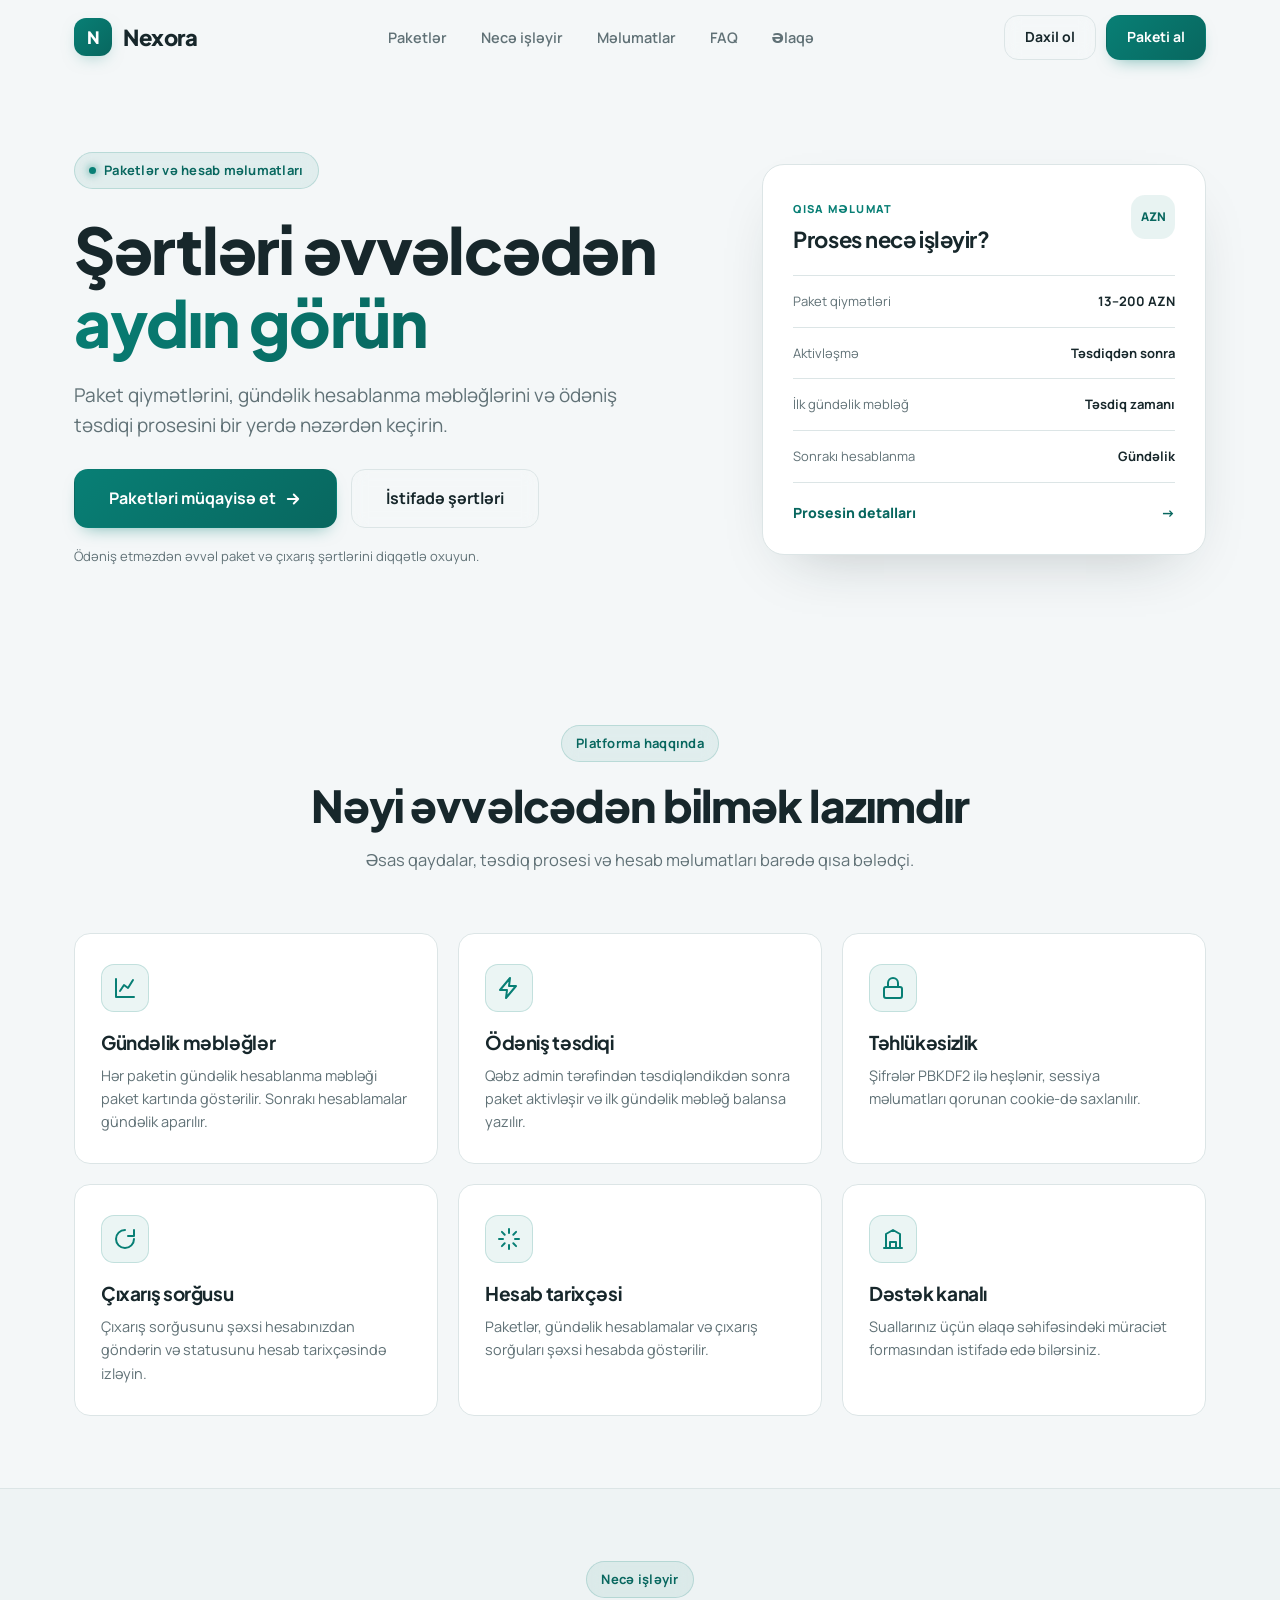
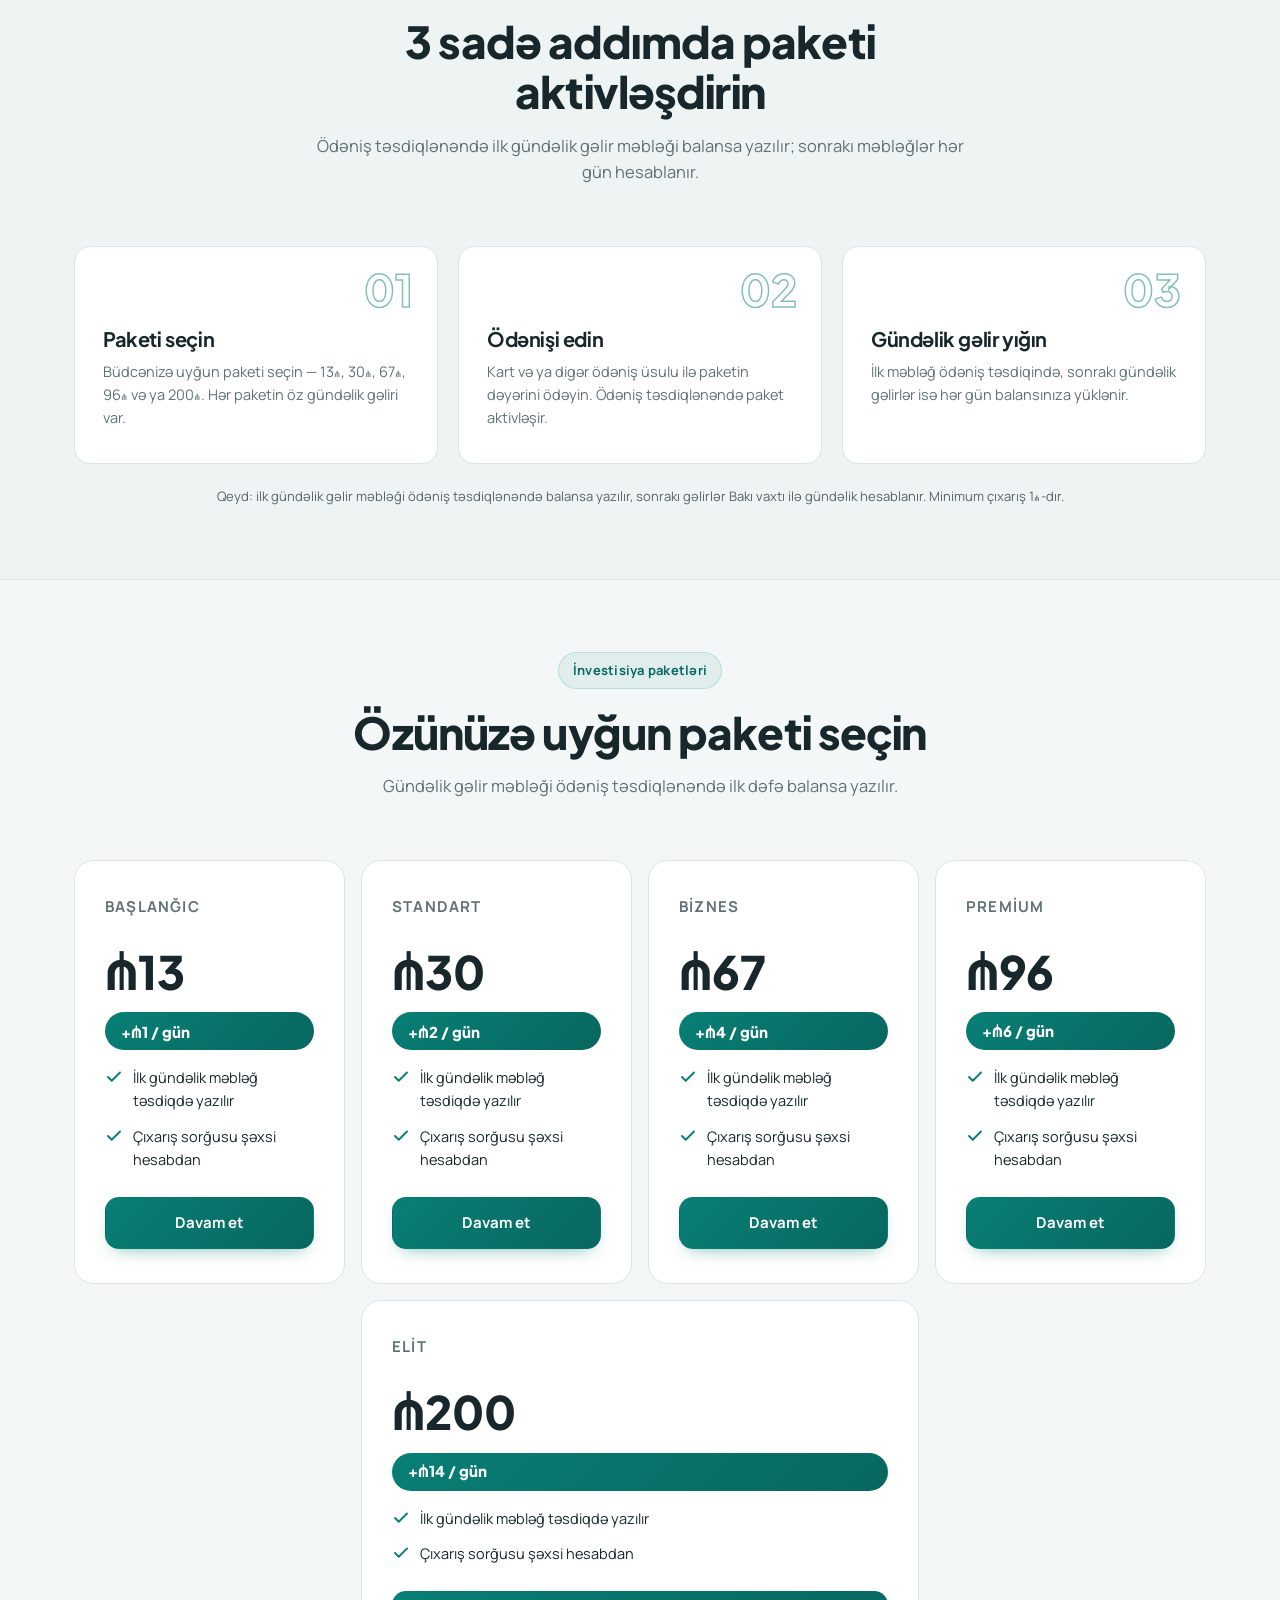
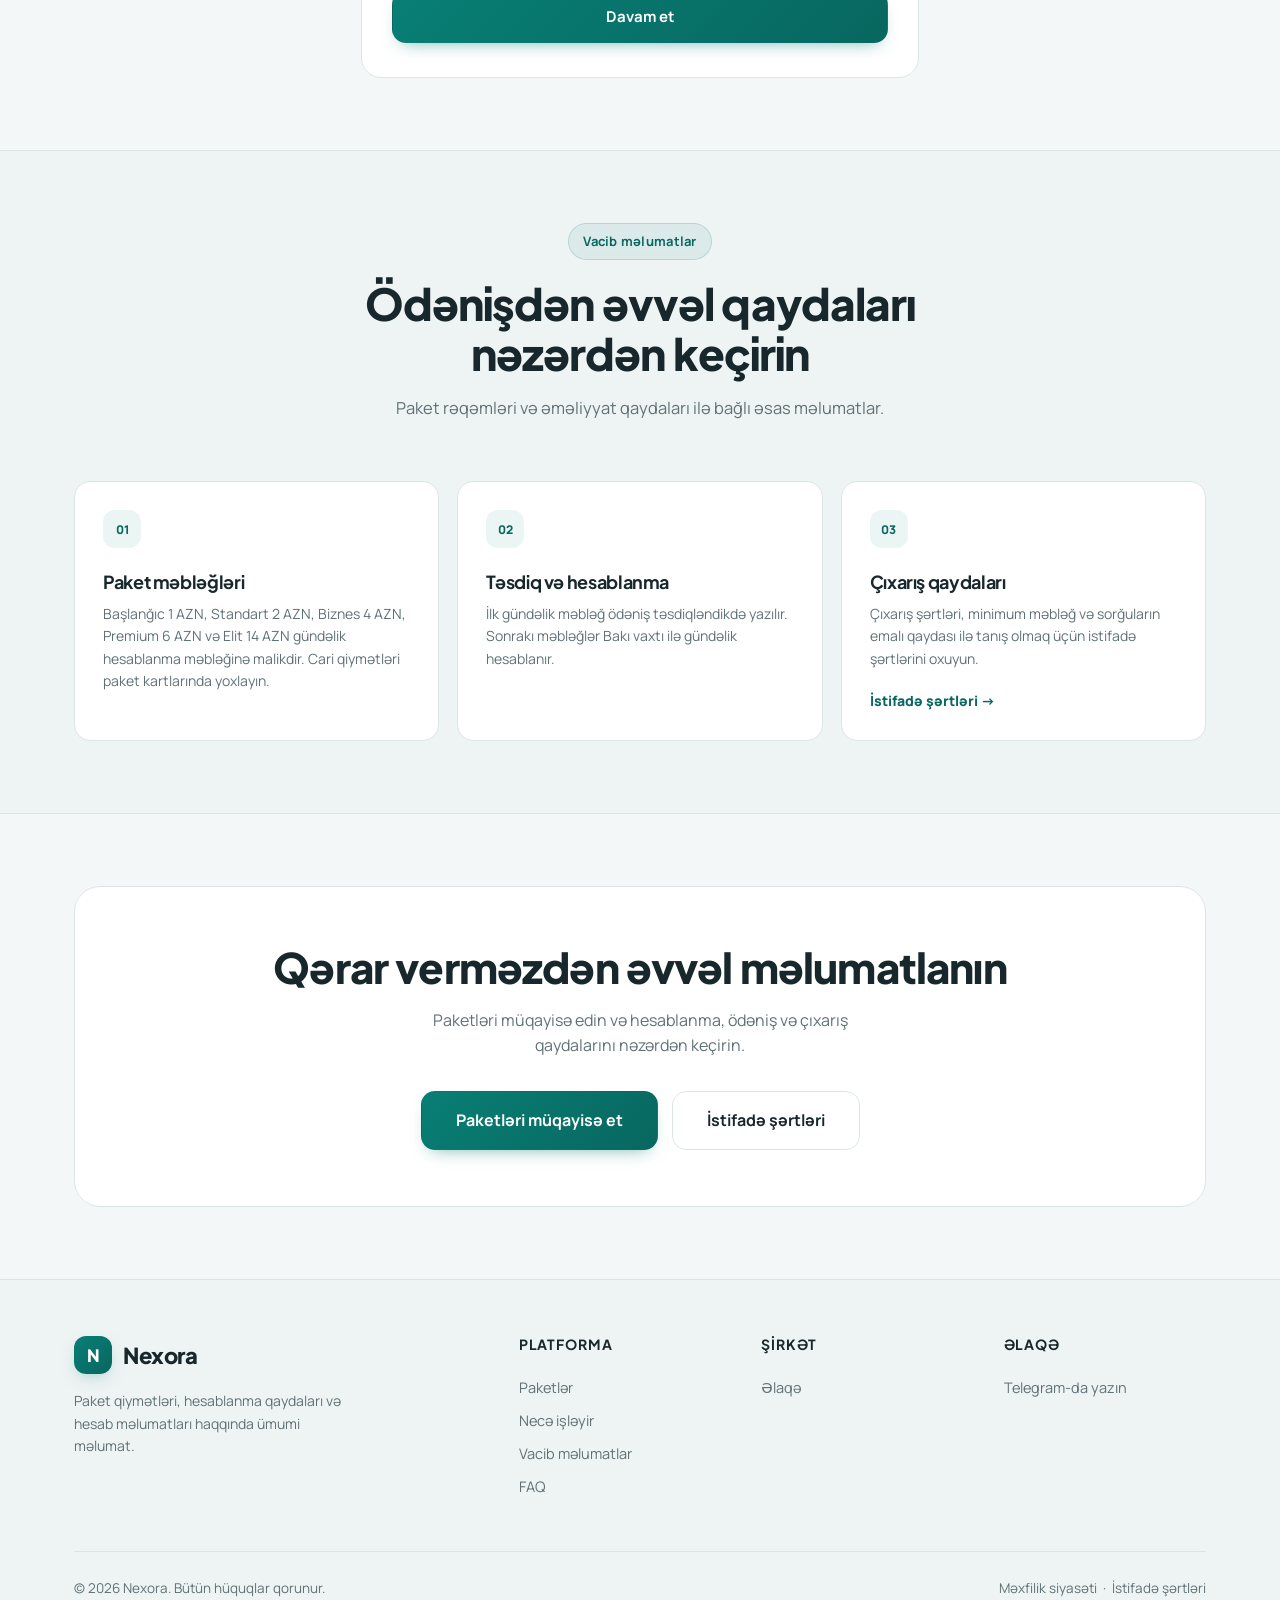
<file: index.html>
<!DOCTYPE html>
<html lang="az">
<head>
<meta charset="UTF-8" />
<meta name="viewport" content="width=device-width, initial-scale=1.0" />
<title>Nexora — Paket və hesab məlumatları</title>
<meta name="description" content="Nexora paketlərinin qiymətləri, gündəlik hesablanma məbləğləri və ödəniş prosesini aydın şəkildə nəzərdən keçirin." />
<link rel="preconnect" href="https://fonts.googleapis.com" />
<link rel="preconnect" href="https://fonts.gstatic.com" crossorigin />
<link href="https://fonts.googleapis.com/css2?family=Manrope:wght@400;500;600;700;800&family=Plus+Jakarta+Sans:wght@500;600;700;800&display=swap" rel="stylesheet" />
<link rel="stylesheet" href="styles.css" />
</head>
<body>

<div class="bg-glow"></div>
<div class="bg-grid"></div>

<!-- ============ HEADER ============ -->
<header id="header">
  <div class="container nav">
    <a href="index.html" class="logo">
      <span class="logo-mark">N</span>
      <span>Nexora</span>
    </a>
    <nav class="nav-links" aria-label="Əsas naviqasiya">
      <a href="index.html#paketler">Paketlər</a>
      <a href="index.html#nece-isleyir">Necə işləyir</a>
      <a href="index.html#reyler">Məlumatlar</a>
      <a href="faq.html">FAQ</a>
      <a href="elaqe.html">Əlaqə</a>
    </nav>
    <div class="nav-cta">
      <a href="login.html" class="btn btn-ghost">Daxil ol</a>
      <a href="index.html#paketler" class="btn btn-primary">Paketi al</a>
      <button class="menu-btn" id="menuBtn" aria-label="Menyunu aç" aria-expanded="false">
        <span></span><span></span><span></span>
      </button>
    </div>
  </div>
</header>

<!-- ============ MOBILE MENU ============ -->
<div class="mobile-menu" id="mobileMenu" hidden>
  <a href="index.html#paketler">Paketlər</a>
  <a href="index.html#nece-isleyir">Necə işləyir</a>
  <a href="index.html#reyler">Məlumatlar</a>
  <a href="faq.html">FAQ</a>
  <a href="elaqe.html">Əlaqə</a>
  <a href="login.html">Daxil ol</a>
  <a href="index.html#paketler" style="color: var(--accent);">Paketi al</a>
</div>

<main>
  <!-- ============ HERO ============ -->
  <section class="hero" id="ana">
    <div class="container hero-layout">
      <div class="hero-copy">
        <span class="badge reveal"><span class="dot"></span> Paketlər və hesab məlumatları</span>
        <h1 class="reveal reveal-delay-1">Şərtləri əvvəlcədən <span class="highlight">aydın görün</span></h1>
        <p class="lead reveal reveal-delay-2">Paket qiymətlərini, gündəlik hesablanma məbləğlərini və ödəniş təsdiqi prosesini bir yerdə nəzərdən keçirin.</p>
        <div class="hero-actions reveal reveal-delay-3">
          <a href="index.html#paketler" class="btn btn-primary btn-lg">Paketləri müqayisə et
          <svg width="18" height="18" viewBox="0 0 24 24" fill="none" stroke="currentColor" stroke-width="2.5" stroke-linecap="round" stroke-linejoin="round"><path d="M5 12h14M13 6l6 6-6 6"/></svg>
          </a>
          <a href="istifade-sertleri.html" class="btn btn-ghost btn-lg">İstifadə şərtləri</a>
        </div>
        <p class="hero-caption reveal reveal-delay-3">Ödəniş etməzdən əvvəl paket və çıxarış şərtlərini diqqətlə oxuyun.</p>
      </div>

      <aside class="hero-summary reveal reveal-delay-1" aria-label="Platforma haqqında qısa məlumat">
        <div class="hero-summary-head">
          <div>
            <span class="hero-summary-kicker">QISA MƏLUMAT</span>
            <h2>Proses necə işləyir?</h2>
          </div>
          <span class="hero-summary-mark">AZN</span>
        </div>
        <div class="hero-summary-list">
          <div class="hero-summary-row"><span>Paket qiymətləri</span><strong>13–200 AZN</strong></div>
          <div class="hero-summary-row"><span>Aktivləşmə</span><strong>Təsdiqdən sonra</strong></div>
          <div class="hero-summary-row"><span>İlk gündəlik məbləğ</span><strong>Təsdiq zamanı</strong></div>
          <div class="hero-summary-row"><span>Sonrakı hesablanma</span><strong>Gündəlik</strong></div>
        </div>
        <a class="hero-summary-link" href="index.html#nece-isleyir">Prosesin detalları <span aria-hidden="true">→</span></a>
      </aside>
    </div>
  </section>

  <!-- ============ FEATURES ============ -->
  <section id="xususiyyetler">
    <div class="container">
      <div class="section-head reveal">
        <span class="badge">Platforma haqqında</span>
        <h2>Nəyi əvvəlcədən bilmək lazımdır</h2>
        <p>Əsas qaydalar, təsdiq prosesi və hesab məlumatları barədə qısa bələdçi.</p>
      </div>
      <div class="features-grid">
        <article class="feature-card reveal">
          <div class="feature-icon"><svg viewBox="0 0 24 24" fill="none" stroke-width="2" stroke-linecap="round" stroke-linejoin="round"><path d="M3 3v18h18"/><path d="M7 15l4-6 4 3 5-8"/></svg></div>
          <h3>Gündəlik məbləğlər</h3>
          <p>Hər paketin gündəlik hesablanma məbləği paket kartında göstərilir. Sonrakı hesablamalar gündəlik aparılır.</p>
        </article>
        <article class="feature-card reveal reveal-delay-1">
          <div class="feature-icon"><svg viewBox="0 0 24 24" fill="none" stroke-width="2" stroke-linecap="round" stroke-linejoin="round"><path d="M13 2 3 14h7l-1 8 10-12h-7l1-8z"/></svg></div>
          <h3>Ödəniş təsdiqi</h3>
          <p>Qəbz admin tərəfindən təsdiqləndikdən sonra paket aktivləşir və ilk gündəlik məbləğ balansa yazılır.</p>
        </article>
        <article class="feature-card reveal reveal-delay-2">
          <div class="feature-icon"><svg viewBox="0 0 24 24" fill="none" stroke-width="2" stroke-linecap="round" stroke-linejoin="round"><rect x="3" y="11" width="18" height="11" rx="2"/><path d="M7 11V7a5 5 0 0 1 10 0v4"/></svg></div>
          <h3>Təhlükəsizlik</h3>
          <p>Şifrələr PBKDF2 ilə heşlənir, sessiya məlumatları qorunan cookie-də saxlanılır.</p>
        </article>
        <article class="feature-card reveal">
          <div class="feature-icon"><svg viewBox="0 0 24 24" fill="none" stroke-width="2" stroke-linecap="round" stroke-linejoin="round"><path d="M21 12a9 9 0 1 1-9-9"/><path d="M21 3v6h-6"/></svg></div>
          <h3>Çıxarış sorğusu</h3>
          <p>Çıxarış sorğusunu şəxsi hesabınızdan göndərin və statusunu hesab tarixçəsində izləyin.</p>
        </article>
        <article class="feature-card reveal reveal-delay-1">
          <div class="feature-icon"><svg viewBox="0 0 24 24" fill="none" stroke-width="2" stroke-linecap="round" stroke-linejoin="round"><path d="M12 2v4M12 18v4M4.9 4.9l2.8 2.8M16.3 16.3l2.8 2.8M2 12h4M18 12h4M4.9 19.1l2.8-2.8M16.3 7.7l2.8-2.8"/></svg></div>
          <h3>Hesab tarixçəsi</h3>
          <p>Paketlər, gündəlik hesablamalar və çıxarış sorğuları şəxsi hesabda göstərilir.</p>
        </article>
        <article class="feature-card reveal reveal-delay-2">
          <div class="feature-icon"><svg viewBox="0 0 24 24" fill="none" stroke-width="2" stroke-linecap="round" stroke-linejoin="round"><path d="M3 21h18M5 21V7l7-4 7 4v14M9 21v-6h6v6"/></svg></div>
          <h3>Dəstək kanalı</h3>
          <p>Suallarınız üçün əlaqə səhifəsindəki müraciət formasından istifadə edə bilərsiniz.</p>
        </article>
      </div>
    </div>
  </section>

  <!-- ============ HOW IT WORKS ============ -->
  <section id="nece-isleyir" style="background: var(--bg-soft); border-top: 1px solid var(--border); border-bottom: 1px solid var(--border);">
    <div class="container">
      <div class="section-head reveal">
        <span class="badge">Necə işləyir</span>
        <h2>3 sadə addımda paketi aktivləşdirin</h2>
        <p>Ödəniş təsdiqlənəndə ilk gündəlik gəlir məbləği balansa yazılır; sonrakı məbləğlər hər gün hesablanır.</p>
      </div>
      <div class="steps">
        <article class="step-card reveal">
          <h3>Paketi seçin</h3>
          <p>Büdcənizə uyğun paketi seçin — 13₼, 30₼, 67₼, 96₼ və ya 200₼. Hər paketin öz gündəlik gəliri var.</p>
        </article>
        <article class="step-card reveal reveal-delay-1">
          <h3>Ödənişi edin</h3>
          <p>Kart və ya digər ödəniş üsulu ilə paketin dəyərini ödəyin. Ödəniş təsdiqlənəndə paket aktivləşir.</p>
        </article>
        <article class="step-card reveal reveal-delay-2">
          <h3>Gündəlik gəlir yığın</h3>
          <p>İlk məbləğ ödəniş təsdiqində, sonrakı gündəlik gəlirlər isə hər gün balansınıza yüklənir.</p>
        </article>
      </div>
      <p style="margin-top:22px; text-align:center; font-size:13px; opacity:.7;">Qeyd: ilk gündəlik gəlir məbləği ödəniş təsdiqlənəndə balansa yazılır, sonrakı gəlirlər Bakı vaxtı ilə gündəlik hesablanır. Minimum çıxarış 1₼-dır.</p>
    </div>
  </section>

  <!-- ============ PACKAGES ============ -->
  <section id="paketler">
    <div class="container">
      <div class="section-head reveal">
        <span class="badge">İnvestisiya paketləri</span>
        <h2>Özünüzə uyğun paketi seçin</h2>
        <p>Gündəlik gəlir məbləği ödəniş təsdiqlənəndə ilk dəfə balansa yazılır.</p>
      </div>
      <div class="pricing-grid">
        <article class="price-card reveal">
          <div class="plan-name">Başlanğıc</div>
          <div class="price">₼13</div>
          <div class="daily-income">+₼1 / gün</div>
          <ul>
            <li><svg viewBox="0 0 24 24" fill="none" stroke-width="2.5" stroke-linecap="round" stroke-linejoin="round"><path d="M20 6 9 17l-5-5"/></svg> İlk gündəlik məbləğ təsdiqdə yazılır</li>
            <li><svg viewBox="0 0 24 24" fill="none" stroke-width="2.5" stroke-linecap="round" stroke-linejoin="round"><path d="M20 6 9 17l-5-5"/></svg> Çıxarış sorğusu şəxsi hesabdan</li>
          </ul>
          <a href="qeydiyyat.html" class="btn btn-primary">Davam et</a>
        </article>
        <article class="price-card reveal reveal-delay-1">
          <div class="plan-name">Standart</div>
          <div class="price">₼30</div>
          <div class="daily-income">+₼2 / gün</div>
          <ul>
            <li><svg viewBox="0 0 24 24" fill="none" stroke-width="2.5" stroke-linecap="round" stroke-linejoin="round"><path d="M20 6 9 17l-5-5"/></svg> İlk gündəlik məbləğ təsdiqdə yazılır</li>
            <li><svg viewBox="0 0 24 24" fill="none" stroke-width="2.5" stroke-linecap="round" stroke-linejoin="round"><path d="M20 6 9 17l-5-5"/></svg> Çıxarış sorğusu şəxsi hesabdan</li>
          </ul>
          <a href="qeydiyyat.html" class="btn btn-primary">Davam et</a>
        </article>
        <article class="price-card reveal reveal-delay-2">
          <div class="plan-name">Biznes</div>
          <div class="price">₼67</div>
          <div class="daily-income">+₼4 / gün</div>
          <ul>
            <li><svg viewBox="0 0 24 24" fill="none" stroke-width="2.5" stroke-linecap="round" stroke-linejoin="round"><path d="M20 6 9 17l-5-5"/></svg> İlk gündəlik məbləğ təsdiqdə yazılır</li>
            <li><svg viewBox="0 0 24 24" fill="none" stroke-width="2.5" stroke-linecap="round" stroke-linejoin="round"><path d="M20 6 9 17l-5-5"/></svg> Çıxarış sorğusu şəxsi hesabdan</li>
          </ul>
          <a href="qeydiyyat.html" class="btn btn-primary">Davam et</a>
        </article>
        <article class="price-card reveal reveal-delay-3">
          <div class="plan-name">Premium</div>
          <div class="price">₼96</div>
          <div class="daily-income">+₼6 / gün</div>
          <ul>
            <li><svg viewBox="0 0 24 24" fill="none" stroke-width="2.5" stroke-linecap="round" stroke-linejoin="round"><path d="M20 6 9 17l-5-5"/></svg> İlk gündəlik məbləğ təsdiqdə yazılır</li>
            <li><svg viewBox="0 0 24 24" fill="none" stroke-width="2.5" stroke-linecap="round" stroke-linejoin="round"><path d="M20 6 9 17l-5-5"/></svg> Çıxarış sorğusu şəxsi hesabdan</li>
          </ul>
          <a href="qeydiyyat.html" class="btn btn-primary">Davam et</a>
        </article>
        <article class="price-card reveal">
          <div class="plan-name">Elit</div>
          <div class="price">₼200</div>
          <div class="daily-income">+₼14 / gün</div>
          <ul>
            <li><svg viewBox="0 0 24 24" fill="none" stroke-width="2.5" stroke-linecap="round" stroke-linejoin="round"><path d="M20 6 9 17l-5-5"/></svg> İlk gündəlik məbləğ təsdiqdə yazılır</li>
            <li><svg viewBox="0 0 24 24" fill="none" stroke-width="2.5" stroke-linecap="round" stroke-linejoin="round"><path d="M20 6 9 17l-5-5"/></svg> Çıxarış sorğusu şəxsi hesabdan</li>
          </ul>
          <a href="qeydiyyat.html" class="btn btn-primary">Davam et</a>
        </article>
      </div>
    </div>
  </section>

  <!-- ============ IMPORTANT INFORMATION ============ -->
  <section id="reyler" style="background: var(--bg-soft); border-top: 1px solid var(--border); border-bottom: 1px solid var(--border);">
    <div class="container">
      <div class="section-head reveal">
        <span class="badge">Vacib məlumatlar</span>
        <h2>Ödənişdən əvvəl qaydaları nəzərdən keçirin</h2>
        <p>Paket rəqəmləri və əməliyyat qaydaları ilə bağlı əsas məlumatlar.</p>
      </div>
      <div class="info-grid">
        <article class="info-card reveal">
          <span class="info-number">01</span>
          <h3>Paket məbləğləri</h3>
          <p>Başlanğıc 1 AZN, Standart 2 AZN, Biznes 4 AZN, Premium 6 AZN və Elit 14 AZN gündəlik hesablanma məbləğinə malikdir. Cari qiymətləri paket kartlarında yoxlayın.</p>
        </article>
        <article class="info-card reveal reveal-delay-1">
          <span class="info-number">02</span>
          <h3>Təsdiq və hesablanma</h3>
          <p>İlk gündəlik məbləğ ödəniş təsdiqləndikdə yazılır. Sonrakı məbləğlər Bakı vaxtı ilə gündəlik hesablanır.</p>
        </article>
        <article class="info-card reveal reveal-delay-2">
          <span class="info-number">03</span>
          <h3>Çıxarış qaydaları</h3>
          <p>Çıxarış şərtləri, minimum məbləğ və sorğuların emalı qaydası ilə tanış olmaq üçün istifadə şərtlərini oxuyun.</p>
          <a href="istifade-sertleri.html" class="info-link">İstifadə şərtləri <span aria-hidden="true">→</span></a>
        </article>
      </div>
    </div>
  </section>

  <!-- ============ CTA ============ -->
  <section id="basla">
    <div class="container">
      <div class="cta-box reveal">
        <h2>Qərar verməzdən əvvəl məlumatlanın</h2>
        <p>Paketləri müqayisə edin və hesablanma, ödəniş və çıxarış qaydalarını nəzərdən keçirin.</p>
        <div class="cta-actions">
          <a href="index.html#paketler" class="btn btn-primary btn-lg">Paketləri müqayisə et</a>
          <a href="istifade-sertleri.html" class="btn btn-ghost btn-lg">İstifadə şərtləri</a>
        </div>
      </div>
    </div>
  </section>
</main>

<!-- ============ FOOTER ============ -->
<footer>
  <div class="container">
    <div class="footer-grid">
      <div class="footer-brand">
        <a href="index.html" class="logo">
          <span class="logo-mark">N</span>
          <span>Nexora</span>
        </a>
        <p>Paket qiymətləri, hesablanma qaydaları və hesab məlumatları haqqında ümumi məlumat.</p>
      </div>
      <div class="footer-col">
        <h4>Platforma</h4>
        <a href="index.html#paketler">Paketlər</a>
        <a href="index.html#nece-isleyir">Necə işləyir</a>
        <a href="index.html#reyler">Vacib məlumatlar</a>
        <a href="faq.html">FAQ</a>
      </div>
      <div class="footer-col">
        <h4>Şirkət</h4>
        <a href="elaqe.html">Əlaqə</a>
      </div>
      <div class="footer-col">
        <h4>Əlaqə</h4>
        <a href="https://t.me/noname112211" target="_blank" rel="noopener noreferrer">Telegram-da yazın</a>
      </div>
    </div>
    <div class="footer-bottom">
      <p>© <span id="year">2026</span> Nexora. Bütün hüquqlar qorunur.</p>
      <p><a href="mexfilik.html">Məxfilik siyasəti</a> &nbsp;·&nbsp; <a href="istifade-sertleri.html">İstifadə şərtləri</a></p>
    </div>
  </div>
</footer>

<script src="api-config.js"></script>
<script src="api.js"></script>
<script>
  // Fallback: keep the footer year current even if script.js fails to load.
  (function () {
    try {
      var y = document.getElementById('year');
      if (y && y.textContent === '2026') y.textContent = String(new Date().getFullYear());
    } catch (e) { /* no-op */ }
  })();
</script>
<script src="script.js"></script>
</body>
</html>
</file>
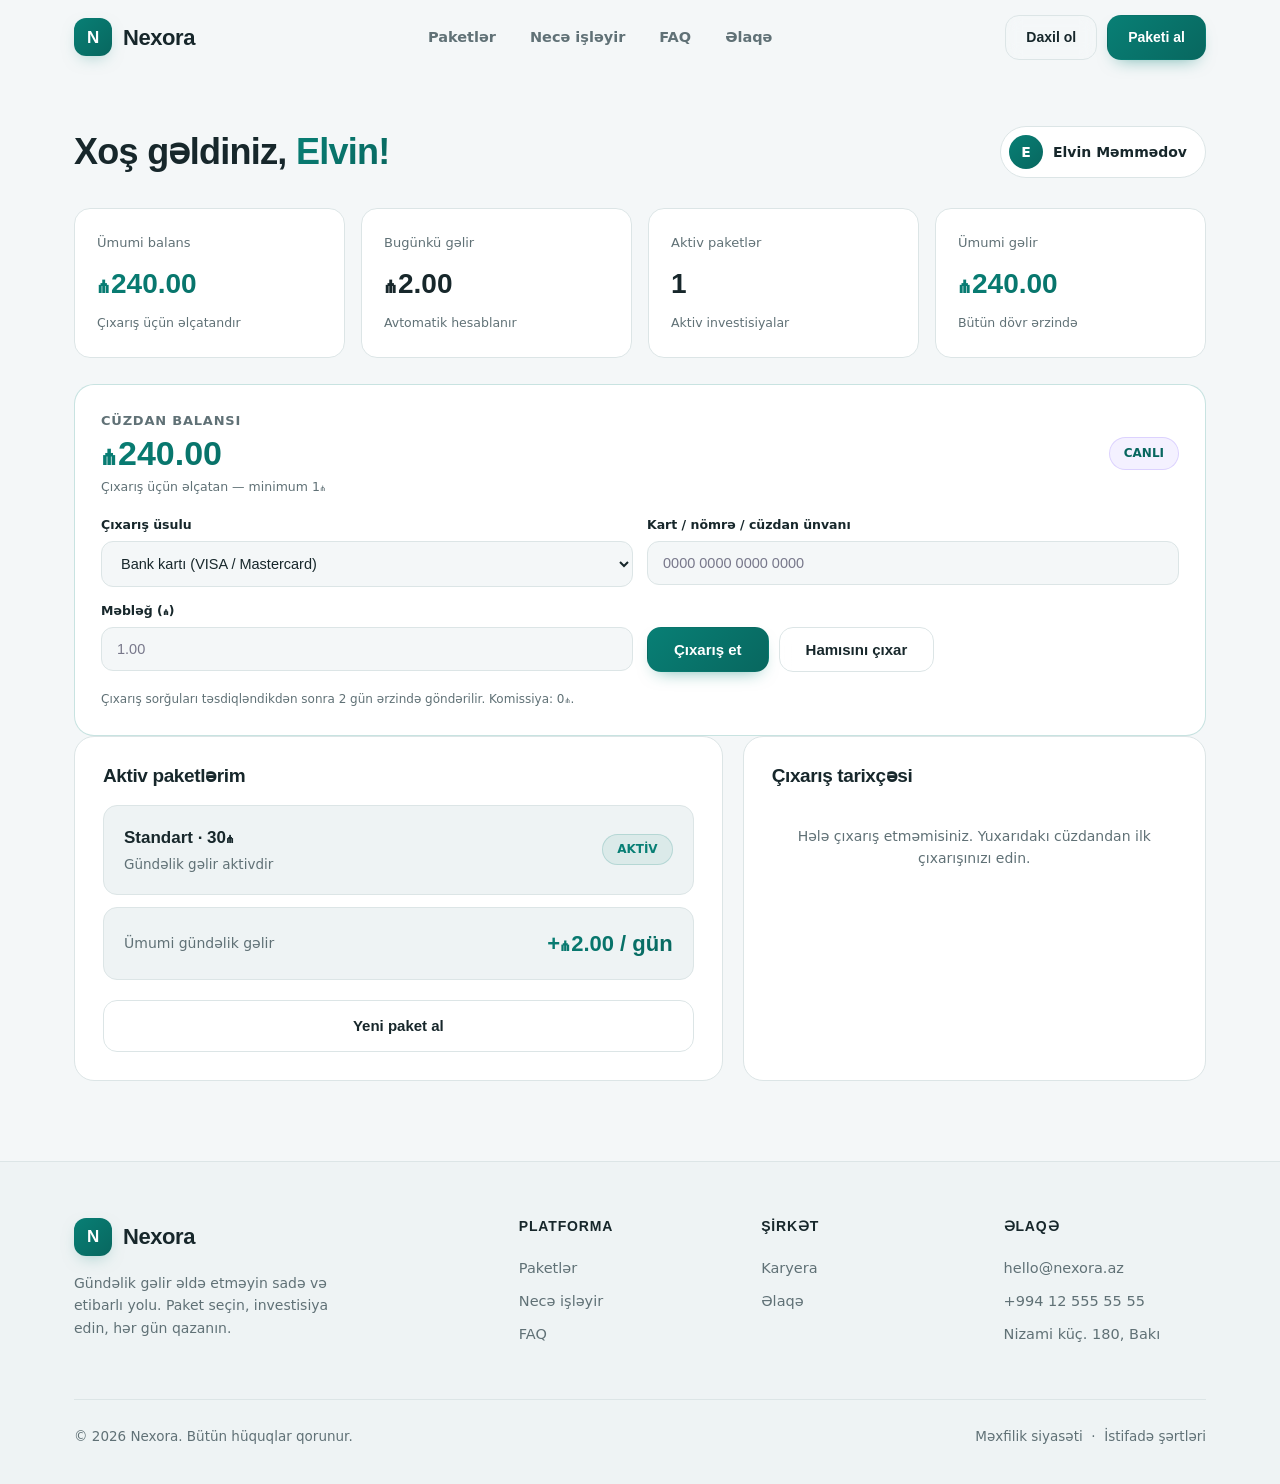
<file: dashboard.html>
<!DOCTYPE html>
<html lang="az">
<head>
<meta charset="UTF-8" />
<meta name="viewport" content="width=device-width, initial-scale=1.0" />
<meta http-equiv="Content-Security-Policy" content="default-src 'self'; script-src 'self' 'unsafe-inline'; style-src 'self' 'unsafe-inline' fonts.googleapis.com; font-src fonts.gstatic.com; img-src 'self' data:; connect-src 'self' https: http://localhost:3000; base-uri 'self'; form-action 'self'; object-src 'none'" />
<title>Mənim panelim — Nexora</title>
<meta name="description" content="Nexora istifadəçi paneli — balansınızı və hesab məlumatlarınızı izləyin." />
<link rel="preconnect" href="https://fonts.googleapis.com" />
<link rel="preconnect" href="https://fonts.gstatic.com" crossorigin />
<link href="https://fonts.googleapis.com/css2?family=Manrope:wght@400;500;600;700;800&family=Plus+Jakarta+Sans:wght@500;600;700;800&display=swap" rel="stylesheet" />
<link rel="stylesheet" href="styles.css" />
<!-- Backend URL yalnız deploy konfiqurasiyasından gəlir; localStorage-dan oxunmur (manipulyasiya riski) -->
</head>
<body>

<div class="bg-glow"></div>
<div class="bg-grid"></div>

<!-- ============ HEADER ============ -->
<header id="header">
  <div class="container nav">
    <a href="index.html" class="logo">
      <span class="logo-mark">N</span>
      <span>Nexora</span>
    </a>
    <nav class="nav-links" aria-label="Əsas naviqasiya">
      <a href="index.html#paketler">Paketlər</a>
      <a href="index.html#nece-isleyir">Necə işləyir</a>
      <a href="faq.html">FAQ</a>
      <a href="elaqe.html">Əlaqə</a>
    </nav>
    <div class="nav-cta">
      <a href="dashboard.html" class="btn btn-ghost">Panelim</a>
      <a href="index.html#paketler" class="btn btn-primary">Paketi al</a>
      <button class="menu-btn" id="menuBtn" aria-label="Menyunu aç" aria-expanded="false">
        <span></span><span></span><span></span>
      </button>
    </div>
  </div>
</header>

<!-- ============ MOBILE MENU ============ -->
<div class="mobile-menu" id="mobileMenu" hidden>
  <a href="index.html#paketler">Paketlər</a>
  <a href="index.html#nece-isleyir">Necə işləyir</a>
  <a href="faq.html">FAQ</a>
  <a href="elaqe.html">Əlaqə</a>
  <a href="login.html">Daxil ol</a>
  <a href="index.html#paketler" style="color: var(--accent);">Paketi al</a>
</div>

<!-- ============ DASHBOARD ============ -->
<section class="dash-section">
  <div class="container">
    <div class="dash-head reveal visible">
      <h1>Xoş gəldiniz, <span class="grad-text" id="dashUserName">Elvin!</span></h1>
      <div class="user-chip">
        <span class="dash-avatar">E</span>
        Elvin Məmmədov
      </div>
    </div>

    <!-- Balance cards -->
    <div class="balance-grid">
      <div class="balance-card reveal visible">
        <div class="label">Ümumi balans</div>
        <div class="value accent" id="totalBalance">₼0.00</div>
        <div class="sub">Çıxarış üçün əlçatandır</div>
      </div>
      <div class="balance-card reveal visible reveal-delay-1">
        <div class="label">Bugünkü gəlir</div>
        <div class="value" id="todayEarning">₼0.00</div>
        <div class="sub">Avtomatik hesablanır</div>
      </div>
      <div class="balance-card reveal visible reveal-delay-2">
        <div class="label">Aktiv paketlər</div>
        <div class="value" id="activePlans">0</div>
        <div class="sub">Aktiv investisiyalar</div>
      </div>
      <div class="balance-card reveal visible reveal-delay-3">
        <div class="label">Ümumi gəlir</div>
        <div class="value accent" id="totalEarned">₼0.00</div>
        <div class="sub">Bütün dövr ərzində</div>
      </div>
    </div>

    <!-- Wallet / Withdraw -->
    <div class="wallet-panel reveal visible">
      <div class="wallet-balance-row">
        <div>
          <div class="wallet-balance-label">Cüzdan balansı</div>
          <div class="wallet-balance-amount" id="walletBalance">₼0.00</div>
          <div class="wallet-balance-sub">Çıxarış üçün əlçatan — minimum 1₼</div>
        </div>
        <span class="tag" style="font-size:12px; font-weight:700; padding:6px 14px; border-radius:999px; background:rgba(167,139,250,.12); border:1px solid rgba(167,139,250,.3); color:var(--accent-strong);">CANLI</span>
      </div>

      <div class="withdraw-grid">
        <div class="withdraw-field">
          <label for="withdrawMethod">Çıxarış üsulu</label>
          <select class="form-input" id="withdrawMethod">
            <option value="card">Bank kartı (VISA / Mastercard)</option>
            <option value="m10">m10 · E-Wallet</option>
          </select>
        </div>
        <div class="withdraw-field">
          <label for="withdrawTarget">Kart / nömrə / cüzdan ünvanı</label>
          <input type="text" class="form-input" id="withdrawTarget" inputmode="numeric" autocomplete="off" spellcheck="false" maxlength="19" placeholder="0000 0000 0000 0000">
        </div>
        <div class="withdraw-field">
          <label for="withdrawAmount">Məbləğ (₼)</label>
          <input type="number" class="form-input" id="withdrawAmount" min="1" step="0.01" placeholder="1.00">
        </div>
        <div class="withdraw-field">
          <label>&nbsp;</label>
          <div class="withdraw-actions">
            <button class="btn btn-primary" id="withdrawBtn" type="button">Çıxarış et</button>
            <button class="btn btn-ghost" id="withdrawMaxBtn" type="button">Hamısını çıxar</button>
          </div>
        </div>
      </div>

      <div class="withdraw-msg" id="withdrawMsg"></div>
      <div class="withdraw-hint">Çıxarış sorğuları təsdiqləndikdən sonra 2 gün ərzində göndərilir. Komissiya: 0₼.</div>
    </div>

    <!-- Telegram bildirişləri arxa planda göndərilir (interfeysdə göstərilmir) -->

    <div class="dash-cards">
      <!-- Active plans -->
      <div class="dash-panel reveal visible">
        <h3>Aktiv paketlərim</h3>
        <div id="activePlansList">
          <div class="active-plan" id="activePlanDemo">
            <div>
              <div class="plan-name">Standart · 30₼</div>
              <div class="plan-meta">Aktivləşmə: 12 Avqust 2026</div>
            </div>
            <span class="tag">AKTİV</span>
          </div>
        </div>
        <div class="earn-rate">
          <span style="font-size: 14px; color: var(--text-dim);">Ümumi gündəlik gəlir</span>
          <span class="big" id="totalDailyRate">+₼2 / gün</span>
        </div>
        <a href="index.html#paketler" class="btn btn-ghost btn-block">Yeni paket al</a>
      </div>

      <!-- Earnings history -->
      <div class="dash-panel reveal visible reveal-delay-1">
        <h3>Çıxarış tarixçəsi</h3>
        <div id="withdrawHistoryEmpty" style="font-size: 14px; color: var(--text-dim); padding: 20px 0; text-align: center;">Hələ çıxarış etməmisiniz. Yuxarıdakı cüzdandan ilk çıxarışınızı edin.</div>
        <div id="withdrawHistory"></div>
      </div>
    </div>
  </div>
</section>

<!-- ============ FOOTER ============ -->
<footer>
  <div class="container">
    <div class="footer-grid">
      <div class="footer-brand">
        <a href="index.html" class="logo">
          <span class="logo-mark">N</span>
          <span>Nexora</span>
        </a>
        <p>Gündəlik gəlir əldə etməyin sadə və etibarlı yolu. Paket seçin, investisiya edin, hər gün qazanın.</p>
      </div>
      <div class="footer-col">
        <h4>Platforma</h4>
        <a href="index.html#paketler">Paketlər</a>
        <a href="index.html#nece-isleyir">Necə işləyir</a>
        <a href="faq.html">FAQ</a>
      </div>
      <div class="footer-col">
        <h4>Şirkət</h4>
        <a href="karyera.html">Karyera</a>
        <a href="elaqe.html">Əlaqə</a>
      </div>
      <div class="footer-col">
        <h4>Əlaqə</h4>
        <a href="elaqe.html">hello@nexora.az</a>
        <a href="elaqe.html">+994 12 555 55 55</a>
        <a href="elaqe.html">Nizami küç. 180, Bakı</a>
      </div>
    </div>
    <div class="footer-bottom">
      <p>© <span id="year">2026</span> Nexora. Bütün hüquqlar qorunur.</p>
      <p><a href="mexfilik.html">Məxfilik siyasəti</a> &nbsp;·&nbsp; <a href="istifade-sertleri.html">İstifadə şərtləri</a></p>
    </div>
  </div>
</footer>

<script src="api-config.js"></script>
<script src="api.js"></script>
<script src="script.js"></script>
<script>
  // Demo məlumatlarla və ödənilmiş paketlə balans hesablanması
  // Backend işə düşəndə real bazadan məlumat gəlir, yoxdursa localStorage demo.
  (async function () {
    var api = window.NexoraAPI;
    if (api) await api.detect();
    var usingBackend = api && api.isUp() && api.getToken();

    function getLocalDayKey(date) {
      var offset = date.getTimezoneOffset() * 60000;
      return new Date(date.getTime() - offset).toISOString().slice(0, 10);
    }

    function getPlanEarningStartAt(value) {
      var date = value && value.earning_starts_at
        ? new Date(value.earning_starts_at)
        : new Date(value && (value.activatedAt || value.created_at) || Date.now());
      return Number.isFinite(date.getTime()) ? date : new Date();
    }

    function isPlanEarning(value) {
      return Date.now() >= getPlanEarningStartAt(value).getTime();
    }

    function currentDailyTotal(purchases) {
      if (purchases && purchases.length) {
        return purchases.reduce(function (total, purchase) {
          return total + (isPlanEarning(purchase) ? Number(purchase.daily) || 0 : 0);
        }, 0);
      }
      return isPlanEarning(plan) ? Number(plan.daily) || 0 : 0;
    }

    function getDailyCreditState() {
      try {
        return JSON.parse(localStorage.getItem('nexora_daily_credit_state') || '{}');
      } catch (e) {
        return {};
      }
    }

    function setDailyCreditState(state) {
      try { localStorage.setItem('nexora_daily_credit_state', JSON.stringify(state)); } catch (e) {}
    }

    function applyDailyAccrual() {
      if (usingBackend) return;
      var state = getDailyCreditState();
      var now = new Date();
      var earningStartAt = getPlanEarningStartAt(plan);
      if (now < earningStartAt) return;
      var todayKey = getLocalDayKey(new Date());
      var firstEarningDate = getLocalDayKey(earningStartAt);
      var dayBeforeFirstEarning = new Date(firstEarningDate + 'T00:00:00');
      dayBeforeFirstEarning.setDate(dayBeforeFirstEarning.getDate() - 1);
      var earliestLastDate = getLocalDayKey(dayBeforeFirstEarning);
      var lastDate = state.lastDate && state.lastDate > earliestLastDate ? state.lastDate : earliestLastDate;
      var elapsedDays = lastDate === todayKey ? 0 : Math.max(0, Math.round((new Date(todayKey).getTime() - new Date(lastDate).getTime()) / 86400000));
      if (elapsedDays > 0 && plan && plan.daily) {
        totalEarned += plan.daily * elapsedDays;
        totalBalance += plan.daily * elapsedDays;
        state.lastDate = todayKey;
        setDailyCreditState(state);
      }
    }

    var plan = { name: 'Standart', price: 30, daily: 2, activatedAt: '2026-08-12T00:00:00.000Z' };
    try {
      var saved = localStorage.getItem('nexora_active_plan');
      if (saved) {
        var parsed = JSON.parse(saved);
        if (parsed && parsed.daily) {
          plan = parsed;
        }
      }
    } catch (e) {}

    var daysActive = 4;
    var totalEarned = plan.daily * daysActive;
    var totalBalance = totalEarned;
    var serverData = null;

    if (usingBackend) {
      try {
        serverData = await api.me();
        // User name in header
        var nameEl = document.getElementById('dashUserName');
        var chipEl = document.querySelector('.user-chip');
        var first = (serverData.user.fullname || '').split(' ')[0] || 'İstifadəçi';
        if (nameEl) nameEl.textContent = first + '!';
        if (chipEl) {
          var chipText = chipEl.lastChild;
          if (chipText && chipText.nodeType === 3) chipText.textContent = ' ' + serverData.user.fullname;
        }
        if (serverData.purchases && serverData.purchases.length) {
          renderActivePlans(serverData.purchases);
          plan = { name: serverData.purchases[0].plan_name, price: serverData.purchases[0].price, daily: serverData.purchases[0].daily, activatedAt: serverData.purchases[0].created_at, earning_starts_at: serverData.purchases[0].earning_starts_at };
        } else {
          plan = { name: 'Aktiv paket yoxdur', price: 0, daily: 0, activatedAt: '' };
        }
        totalEarned = serverData.totalEarned;
        totalBalance = serverData.balance;
        document.getElementById('activePlans').textContent = String(serverData.purchases.length);
      } catch (e) { usingBackend = false; }
    }

    if (!usingBackend) {
      applyDailyAccrual();
    }

    document.getElementById('totalBalance').textContent = '₼' + totalBalance.toFixed(2);
    document.getElementById('todayEarning').textContent = '₼' + currentDailyTotal(serverData && serverData.purchases).toFixed(2);
    if (!usingBackend) document.getElementById('activePlans').textContent = '1';
    document.getElementById('totalEarned').textContent = '₼' + totalEarned.toFixed(2);

    var planNameEl = document.querySelector('#activePlansList .active-plan .plan-name');
    var planMetaEl = document.querySelector('#activePlansList .active-plan .plan-meta');
    var earnRateEl = document.getElementById('totalDailyRate');

    function formatDate(value) {
      try {
        return new Date(value).toLocaleDateString('az-AZ', { day: 'numeric', month: 'long', year: 'numeric' });
      } catch (e) { return value; }
    }

    function renderActivePlans(purchases) {
      var listEl = document.getElementById('activePlansList');
      if (!listEl) return;
      listEl.innerHTML = '';
      var totalDaily = 0;
      purchases.forEach(function (p) {
        var earningStartsAt = getPlanEarningStartAt(p);
        var earningActive = Date.now() >= earningStartsAt.getTime();
        if (earningActive) totalDaily += Number(p.daily) || 0;
        var row = document.createElement('div');
        row.className = 'active-plan';
        var date = p.created_at ? formatDate(p.created_at) : '';
        var details = document.createElement('div');
        var name = document.createElement('div');
        name.className = 'plan-name';
        name.textContent = p.plan_name + ' · ' + Number(p.price).toFixed(0) + '₼';
        details.appendChild(name);
        if (date) {
          var meta = document.createElement('div');
          meta.className = 'plan-meta';
          meta.textContent = 'Aktivləşmə: ' + date;
          details.appendChild(meta);
        }
        var earningMeta = document.createElement('div');
        earningMeta.className = 'plan-meta';
        earningMeta.textContent = earningActive
          ? 'Gündəlik gəlir: ₼' + Number(p.daily).toFixed(2)
          : 'Gəlir başlayacaq: ' + formatDate(earningStartsAt);
        details.appendChild(earningMeta);
        var tag = document.createElement('span');
        tag.className = 'tag';
        tag.textContent = earningActive ? 'AKTİV' : 'GÖZLƏMƏDƏ';
        row.appendChild(details);
        row.appendChild(tag);
        listEl.appendChild(row);
      });
      if (earnRateEl) earnRateEl.textContent = '+₼' + totalDaily.toFixed(0) + ' / gün';
    }

    if (usingBackend && serverData && serverData.purchases) {
      renderActivePlans(serverData.purchases);
    } else if (planNameEl) {
      planNameEl.textContent = plan.price ? plan.name + ' · ' + plan.price + '₼' : (plan.name || 'Standart');
      if (planMetaEl) {
        planMetaEl.textContent = plan.activatedAt
          ? (isPlanEarning(plan) ? 'Gündəlik gəlir aktivdir' : 'Gəlir başlayacaq: ' + formatDate(getPlanEarningStartAt(plan)))
          : 'Təsdiqlənmiş paket yoxdur';
      }
    }
    if (!usingBackend && earnRateEl) earnRateEl.textContent = '+₼' + currentDailyTotal().toFixed(2) + ' / gün';

    // Demo tarixçə sətirləri silindi — real tarixçə renderWithdrawHistory ilə çəkilir

    // ---------- WALLET / WITHDRAW ----------
    var WITHDRAW_KEY = 'nexora_withdrawals';
    var walletBalanceEl = document.getElementById('walletBalance');
    var withdrawMethodEl = document.getElementById('withdrawMethod');
    var withdrawTargetEl = document.getElementById('withdrawTarget');
    var withdrawAmountEl = document.getElementById('withdrawAmount');
    var withdrawBtn = document.getElementById('withdrawBtn');
    var withdrawMaxBtn = document.getElementById('withdrawMaxBtn');
    var withdrawMsg = document.getElementById('withdrawMsg');
    var withdrawHistoryEl = document.getElementById('withdrawHistory');
    var withdrawHistoryEmpty = document.getElementById('withdrawHistoryEmpty');
    // Telegram interfeysi silindi — bildirişlər arxa planda (backend) göndərilir
    var telegramCodeBtn = null;
    var telegramDisconnectBtn = null;
    var telegramCodeBox = null;
    var telegramCodeEl = null;
    var telegramBotLink = null;
    var telegramStatusEl = null;
    var telegramMsg = null;

    function showTelegramMessage() { /* interfeys yoxdur — xəbərdarlıq lazım deyil */ }

    function setTelegramConnected() { /* interfeys yoxdur */ }

    setTelegramConnected();

    function getWithdrawals() {
      try { return JSON.parse(localStorage.getItem(WITHDRAW_KEY) || '[]'); } catch (e) { return []; }
    }
    function saveWithdrawals(list) {
      try { localStorage.setItem(WITHDRAW_KEY, JSON.stringify(list)); } catch (e) {}
    }

    function getWalletBalance() {
      var total = totalEarned;
      getWithdrawals().forEach(function (w) { total -= w.amount; });
      return Math.max(0, total);
    }

    function renderWallet() {
      var balance = getWalletBalance();
      if (walletBalanceEl) walletBalanceEl.textContent = '₼' + balance.toFixed(2);
      renderWithdrawHistory();
    }

    function renderWithdrawHistory(list) {
      if (!withdrawHistoryEl) return;
      if (!list) list = getWithdrawals().slice().reverse();
      var rows = list.map(function (w) {
        return {
          method: w.method,
          target: w.target,
          amount: w.amount,
          date: w.date || (w.created_at || '').slice(0, 10)
        };
      });
      if (withdrawHistoryEmpty) withdrawHistoryEmpty.style.display = rows.length === 0 ? 'block' : 'none';
      withdrawHistoryEl.innerHTML = '';
      rows.forEach(function (w) {
        var row = document.createElement('div');
        row.className = 'history-row';
        var methodLabel = w.method === 'card' ? 'Bank kartı' : 'm10 · E-Wallet';
        var details = document.createElement('div');
        var methodEl = document.createElement('div');
        methodEl.textContent = methodLabel;
        var dateEl = document.createElement('div');
        dateEl.className = 'date';
        // Kart nömrəsini UI-da maskala (yalnız son 4 rəqəm görünür)
        var displayTarget = w.target;
        if (w.method === 'card' && /^\d{13,19}$/.test(String(w.target || '').replace(/\s+/g, ''))) {
          var clean = String(w.target).replace(/\s+/g, '');
          displayTarget = '**** **** **** ' + clean.slice(-4);
        }
        dateEl.textContent = w.date + ' · ' + displayTarget;
        details.appendChild(methodEl);
        details.appendChild(dateEl);
        var amountEl = document.createElement('span');
        amountEl.className = 'amount';
        amountEl.style.color = '#ff6b6b';
        amountEl.textContent = '-₼' + Number(w.amount).toFixed(2);
        row.appendChild(details);
        row.appendChild(amountEl);
        withdrawHistoryEl.appendChild(row);
      });
    }

    function showWithdrawMsg(text, ok) {
      if (!withdrawMsg) return;
      withdrawMsg.className = 'withdraw-msg ' + (ok ? 'ok' : 'err');
      withdrawMsg.textContent = text;
    }

    function doWithdraw() {
      var amount = parseFloat(withdrawAmountEl.value);
      var target = (withdrawTargetEl.value || '').replace(/\s+/g, '');
      var method = withdrawMethodEl.value;

      if (!target) { showWithdrawMsg('Zəhmət olmasa çıxarış detallarını daxil edin.', false); return; }
      if (method === 'card' && !/^\d{16}$/.test(target)) { showWithdrawMsg('Kart nömrəsi 16 rəqəm olmalıdır.', false); return; }
      if (method === 'm10' && getTargetDigits('m10').length !== 9) { showWithdrawMsg('m10 nömrəsi +994 ilə 9 rəqəmdən ibarət olmalıdır.', false); return; }
      if (isNaN(amount) || amount <= 0) { showWithdrawMsg('Düzgün məbləğ daxil edin.', false); return; }
      if (amount < 1) { showWithdrawMsg('Minimum çıxarış məbləği 1₼-dır.', false); return; }

      // Backend rejimi: server çıxarışı qeydə alır və Telegram-a arxa planda bildiriş göndərir
      if (usingBackend) {
        withdrawBtn.disabled = true;
        withdrawBtn.textContent = 'Göndərilir...';
        api.withdraw(amount, method, target)
          .then(function (resp) {
            withdrawAmountEl.value = '';
            withdrawTargetEl.value = '';
            showWithdrawMsg('✓ Çıxarış sorğunuz qəbul edildi (' + resp.wdId + '). Vəsait 2 gün ərzində göndəriləcək.', true);
            return api.me().then(function (fresh) {
              totalEarned = fresh.totalEarned;
              totalBalance = fresh.balance;
              document.getElementById('totalBalance').textContent = '₼' + fresh.balance.toFixed(2);
              if (walletBalanceEl) walletBalanceEl.textContent = '₼' + fresh.balance.toFixed(2);
              renderWithdrawHistory(fresh.withdrawals);
            });
          })
          .catch(function (err) {
            showWithdrawMsg(err.message || 'Xəta baş verdi.', false);
          })
          .finally(function () {
            withdrawBtn.disabled = false;
            withdrawBtn.textContent = 'Çıxarış et';
          });
        return;
      }

      // Offline demo rejimi
      var balance = getWalletBalance();
      if (amount > balance) { showWithdrawMsg('Balansda kifayət qədər vəsait yoxdur. Əlçatan: ₼' + balance.toFixed(2), false); return; }

      // Offline demo rejimində kart nömrəsi tam saxlanmır — yalnız maskalanmış forma
      var storedTarget = method === 'card' ? '**** **** **** ' + target.slice(-4) : target;
      var list = getWithdrawals();
      list.push({
        amount: amount,
        method: method,
        target: storedTarget,
        date: new Date().toLocaleDateString('tr-TR', { day: 'numeric', month: 'long', year: 'numeric' }),
        id: 'WD-' + Math.floor(100000 + Math.random() * 900000)
      });
      saveWithdrawals(list);

      withdrawAmountEl.value = '';
      withdrawTargetEl.value = '';
      showWithdrawMsg('✓ Çıxarış sorğunuz qəbul edildi! Vəsait 2 gün ərzində göndəriləcək.', true);
      renderWallet();
    }

    // Kart: 16 rəqəm 4-lük; m10: 9 rəqəm 2-3-2-2 format (+994 ilə)
    function formatTarget(method, value) {
      var digits = String(value || '').replace(/\D/g, '');
      if (method === 'card') {
        digits = digits.slice(0, 16);
        return digits.replace(/(\d{4})(?=\d)/g, '$1 ');
      }
      if (method === 'm10') {
        if (digits.startsWith('994')) digits = digits.slice(3);
        digits = digits.slice(0, 9);
        if (digits.length < 9) return '+994 ' + digits;
        return '+994 ' + digits.slice(0, 2) + ' ' + digits.slice(2, 5) + ' ' + digits.slice(5, 7) + ' ' + digits.slice(7, 9);
      }
      return value;
    }

    function getTargetDigits(method) {
      var digits = String(withdrawTargetEl.value || '').replace(/\D/g, '');
      if (method === 'm10' && digits.startsWith('994')) digits = digits.slice(3);
      return digits;
    }

    function updateTargetPlaceholder() {
      var method = withdrawMethodEl.value;
      if (method === 'card') withdrawTargetEl.placeholder = '0000 0000 0000 0000';
      else if (method === 'm10') withdrawTargetEl.placeholder = '+994 50 123 45 67';
      else withdrawTargetEl.placeholder = 'Nömrənizi daxil edin';
      // Üsul dəyişəndə mövcud dəyəri yenidən formatla
      withdrawTargetEl.value = formatTarget(method, withdrawTargetEl.value);
    }

    if (withdrawBtn) withdrawBtn.addEventListener('click', doWithdraw);

    if (withdrawTargetEl) {
      withdrawTargetEl.addEventListener('input', function () {
        var method = withdrawMethodEl.value;
        if (method === 'card') {
          var digits = withdrawTargetEl.value.replace(/\D/g, '').slice(0, 16);
          withdrawTargetEl.value = digits.replace(/(\d{4})(?=\d)/g, '$1 ');
        } else if (method === 'm10') {
          var d = withdrawTargetEl.value.replace(/\D/g, '');
          if (d.startsWith('994')) d = d.slice(3);
          d = d.slice(0, 9);
          if (d.length > 2) {
            withdrawTargetEl.value = '+994 ' + d.slice(0, 2) + ' ' + d.slice(2, 5) + (d.length > 5 ? ' ' + d.slice(5, 7) : '') + (d.length > 7 ? ' ' + d.slice(7, 9) : '');
          } else if (d.length > 0) {
            withdrawTargetEl.value = '+994 ' + d;
          } else {
            withdrawTargetEl.value = '';
          }
        }
      });
      withdrawMethodEl.addEventListener('change', updateTargetPlaceholder);
      updateTargetPlaceholder();
    }
    if (withdrawMaxBtn) withdrawMaxBtn.addEventListener('click', function () {
      var balance = usingBackend ? (serverData ? serverData.balance : 0) : getWalletBalance();
      if (balance < 1) { showWithdrawMsg('Minimum çıxarış üçün balansda 1₼ olmalıdır.', false); return; }
      withdrawAmountEl.value = balance.toFixed(2);
    });

    if (usingBackend && serverData) {
      if (walletBalanceEl) walletBalanceEl.textContent = '₼' + serverData.balance.toFixed(2);
      renderWithdrawHistory(serverData.withdrawals);
    } else {
      renderWallet();
    }

    setInterval(async function () {
      if (usingBackend) {
        try {
          serverData = await api.me();
          totalEarned = serverData.totalEarned;
          totalBalance = serverData.balance;
          if (serverData.purchases.length) {
            var activePlan = serverData.purchases[0];
            plan = { name: activePlan.plan_name, price: activePlan.price, daily: activePlan.daily, activatedAt: activePlan.created_at, earning_starts_at: activePlan.earning_starts_at };
          } else {
            plan = { name: 'Aktiv paket yoxdur', price: 0, daily: 0, activatedAt: '' };
          }
          document.getElementById('totalBalance').textContent = '₼' + totalBalance.toFixed(2);
          document.getElementById('totalEarned').textContent = '₼' + totalEarned.toFixed(2);
          document.getElementById('todayEarning').textContent = '₼' + currentDailyTotal(serverData.purchases).toFixed(2);
          document.getElementById('activePlans').textContent = String(serverData.purchases.length);
          if (serverData.purchases.length) renderActivePlans(serverData.purchases);
          if (walletBalanceEl) walletBalanceEl.textContent = '₼' + totalBalance.toFixed(2);
          renderWithdrawHistory(serverData.withdrawals);
        } catch (e) {}
        return;
      }
      if (!usingBackend) {
        var before = totalEarned;
        applyDailyAccrual();
        if (before !== totalEarned) {
          document.getElementById('totalBalance').textContent = '₼' + totalBalance.toFixed(2);
          document.getElementById('totalEarned').textContent = '₼' + totalEarned.toFixed(2);
          document.getElementById('todayEarning').textContent = '₼' + plan.daily.toFixed(2);
          renderWallet();
        }
      }
    }, 60000);

  })();
</script>
</body>
</html>
</file>
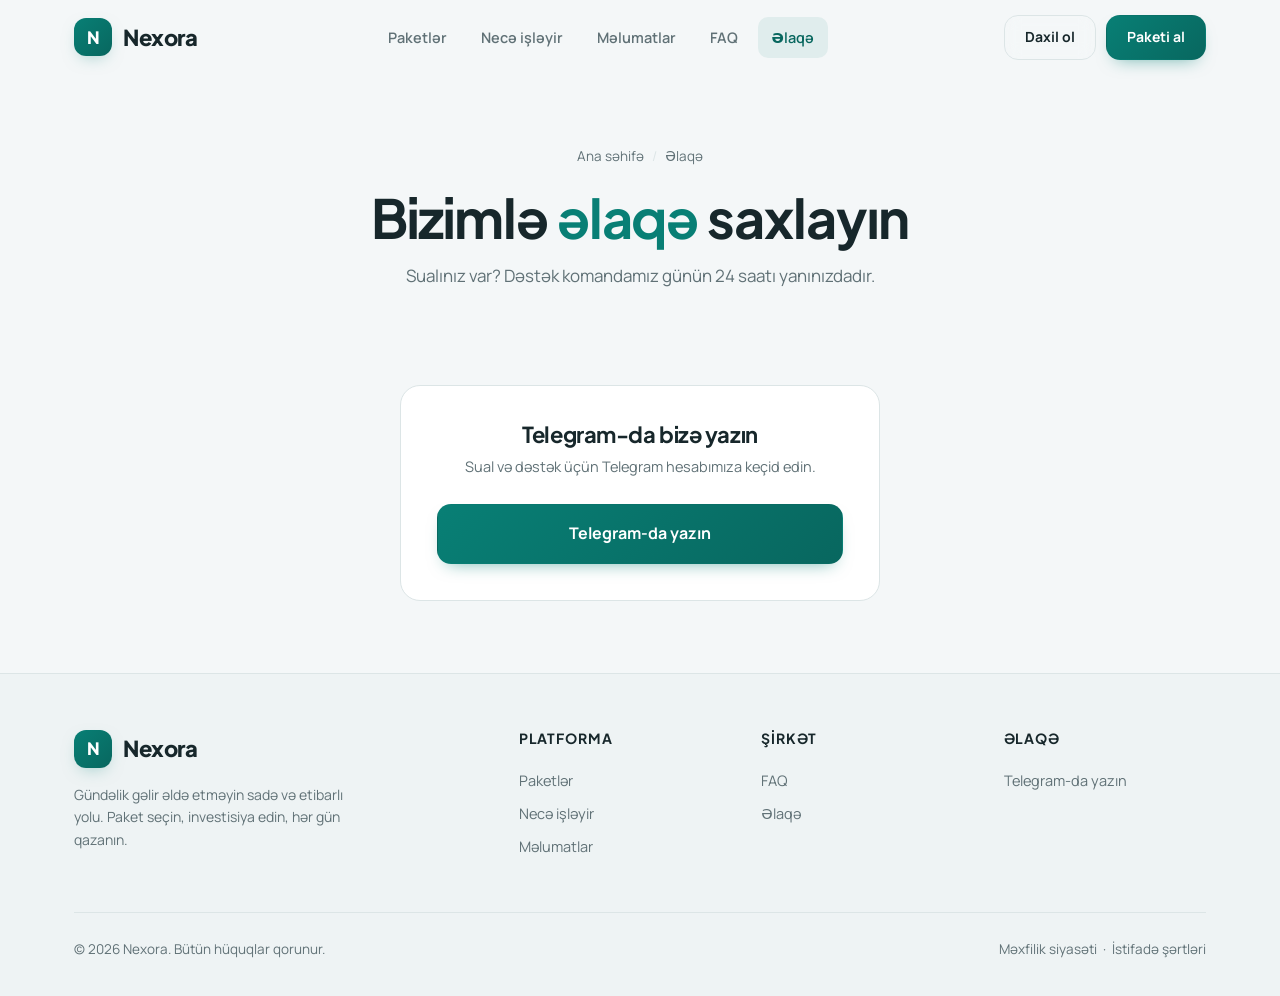
<file: elaqe.html>
<!DOCTYPE html>
<html lang="az">
<head>
<meta charset="UTF-8" />
<meta name="viewport" content="width=device-width, initial-scale=1.0" />
<title>Əlaqə — Nexora</title>
<meta name="description" content="Nexora ilə əlaqə — suallarınızı cavablandıraq." />
<link rel="preconnect" href="https://fonts.googleapis.com" />
<link rel="preconnect" href="https://fonts.gstatic.com" crossorigin />
<link href="https://fonts.googleapis.com/css2?family=Manrope:wght@400;500;600;700;800&family=Plus+Jakarta+Sans:wght@500;600;700;800&display=swap" rel="stylesheet" />
<link rel="stylesheet" href="styles.css" />
</head>
<body>

<div class="bg-glow"></div>
<div class="bg-grid"></div>

<!-- ============ HEADER ============ -->
<header id="header">
  <div class="container nav">
    <a href="index.html" class="logo">
      <span class="logo-mark">N</span>
      <span>Nexora</span>
    </a>
    <nav class="nav-links" aria-label="Əsas naviqasiya">
      <a href="index.html#paketler">Paketlər</a>
      <a href="index.html#nece-isleyir">Necə işləyir</a>
      <a href="index.html#reyler">Məlumatlar</a>
      <a href="faq.html">FAQ</a>
      <a href="elaqe.html" class="active">Əlaqə</a>
    </nav>
    <div class="nav-cta">
      <a href="login.html" class="btn btn-ghost">Daxil ol</a>
      <a href="index.html#paketler" class="btn btn-primary">Paketi al</a>
      <button class="menu-btn" id="menuBtn" aria-label="Menyunu aç" aria-expanded="false">
        <span></span><span></span><span></span>
      </button>
    </div>
  </div>
</header>

<!-- ============ MOBILE MENU ============ -->
<div class="mobile-menu" id="mobileMenu" hidden>
  <a href="index.html#paketler">Paketlər</a>
  <a href="index.html#nece-isleyir">Necə işləyir</a>
  <a href="index.html#reyler">Məlumatlar</a>
  <a href="faq.html">FAQ</a>
  <a href="elaqe.html">Əlaqə</a>
  <a href="login.html">Daxil ol</a>
  <a href="index.html#paketler" style="color: var(--accent);">Paketi al</a>
</div>

<main>
  <!-- ============ PAGE HERO ============ -->
  <section class="page-hero">
    <div class="container">
      <nav class="breadcrumb reveal">
        <a href="index.html">Ana səhifə</a><span class="sep">/</span><span>Əlaqə</span>
      </nav>
      <h1 class="reveal reveal-delay-1">Bizimlə <span class="highlight" style="color: var(--accent);">əlaqə</span> saxlayın</h1>
      <p class="reveal reveal-delay-2">Sualınız var? Dəstək komandamız günün 24 saatı yanınızdadır.</p>
    </div>
  </section>

  <!-- ============ CONTACT ============ -->
  <section style="padding-top: 40px;">
    <div class="container">
      <div class="contact-form-card reveal" style="max-width: 480px; margin: 0 auto; text-align: center;">
        <h3>Telegram-da bizə yazın</h3>
        <p>Sual və dəstək üçün Telegram hesabımıza keçid edin.</p>
        <a class="btn btn-primary btn-block btn-lg" href="https://t.me/noname112211" target="_blank" rel="noopener noreferrer">
          Telegram-da yazın
        </a>
      </div>
    </div>
  </section>
</main>

<!-- ============ FOOTER ============ -->
<footer>
  <div class="container">
    <div class="footer-grid">
      <div class="footer-brand">
        <a href="index.html" class="logo">
          <span class="logo-mark">N</span>
          <span>Nexora</span>
        </a>
        <p>Gündəlik gəlir əldə etməyin sadə və etibarlı yolu. Paket seçin, investisiya edin, hər gün qazanın.</p>
      </div>
      <div class="footer-col">
        <h4>Platforma</h4>
        <a href="index.html#paketler">Paketlər</a>
        <a href="index.html#nece-isleyir">Necə işləyir</a>
        <a href="index.html#reyler">Məlumatlar</a>
      </div>
      <div class="footer-col">
        <h4>Şirkət</h4>
        <a href="faq.html">FAQ</a>
        <a href="elaqe.html">Əlaqə</a>
      </div>
      <div class="footer-col">
        <h4>Əlaqə</h4>
        <a href="https://t.me/noname112211" target="_blank" rel="noopener noreferrer">Telegram-da yazın</a>
      </div>
    </div>
    <div class="footer-bottom">
      <p>© <span id="year">2026</span> Nexora. Bütün hüquqlar qorunur.</p>
      <p><a href="mexfilik.html">Məxfilik siyasəti</a> &nbsp;·&nbsp; <a href="istifade-sertleri.html">İstifadə şərtləri</a></p>
    </div>
  </div>
</footer>

<script src="api-config.js"></script>
<script src="api.js"></script>
<script src="script.js"></script>
</body>
</html>
</file>
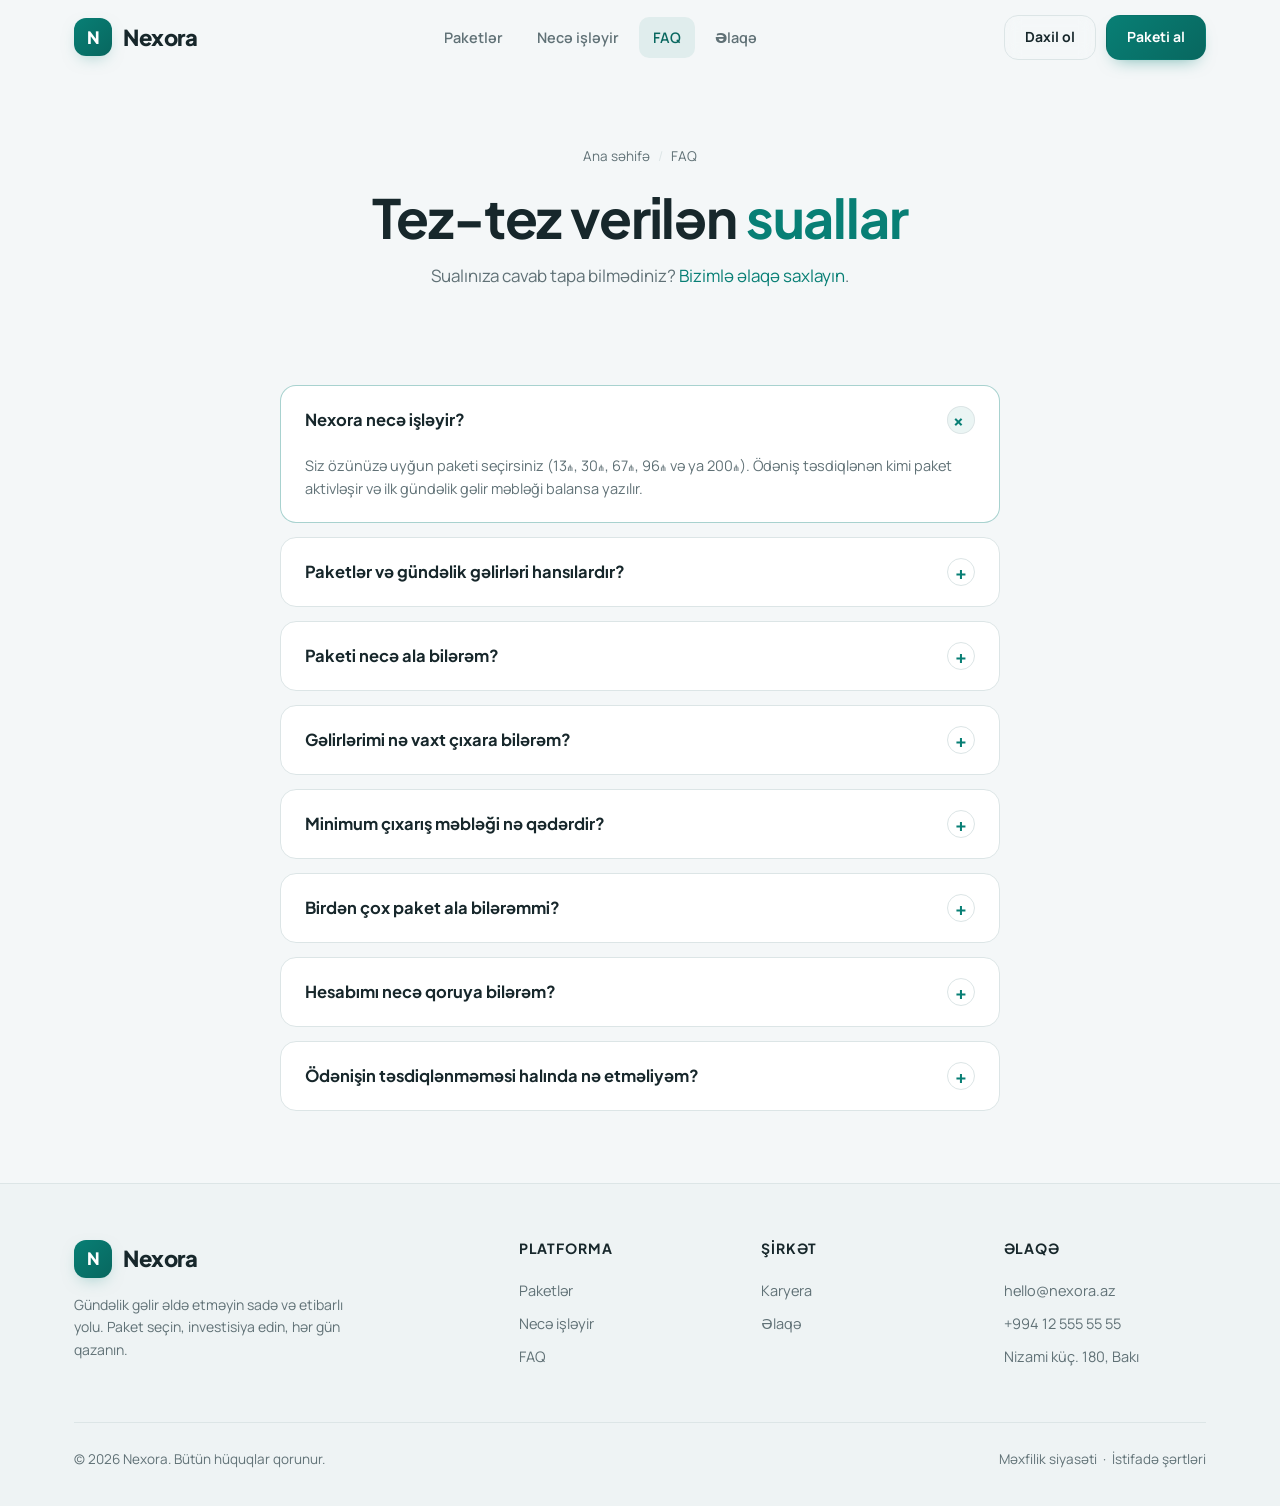
<file: faq.html>
<!DOCTYPE html>
<html lang="az">
<head>
<meta charset="UTF-8" />
<meta name="viewport" content="width=device-width, initial-scale=1.0" />
<title>FAQ — Tez-tez verilən suallar — Nexora</title>
<meta name="description" content="Nexora haqqında tez-tez verilən suallar və cavabları." />
<link rel="preconnect" href="https://fonts.googleapis.com" />
<link rel="preconnect" href="https://fonts.gstatic.com" crossorigin />
<link href="https://fonts.googleapis.com/css2?family=Manrope:wght@400;500;600;700;800&family=Plus+Jakarta+Sans:wght@500;600;700;800&display=swap" rel="stylesheet" />
<link rel="stylesheet" href="styles.css" />
</head>
<body>

<div class="bg-glow"></div>
<div class="bg-grid"></div>

<!-- ============ HEADER ============ -->
<header id="header">
  <div class="container nav">
    <a href="index.html" class="logo">
      <span class="logo-mark">N</span>
      <span>Nexora</span>
    </a>
    <nav class="nav-links" aria-label="Əsas naviqasiya">
      <a href="index.html#paketler">Paketlər</a>
      <a href="index.html#nece-isleyir">Necə işləyir</a>
      <a href="faq.html" class="active">FAQ</a>
      <a href="elaqe.html">Əlaqə</a>
    </nav>
    <div class="nav-cta">
      <a href="login.html" class="btn btn-ghost">Daxil ol</a>
      <a href="index.html#paketler" class="btn btn-primary">Paketi al</a>
      <button class="menu-btn" id="menuBtn" aria-label="Menyunu aç" aria-expanded="false">
        <span></span><span></span><span></span>
      </button>
    </div>
  </div>
</header>

<!-- ============ MOBILE MENU ============ -->
<div class="mobile-menu" id="mobileMenu" hidden>
  <a href="index.html#paketler">Paketlər</a>
  <a href="index.html#nece-isleyir">Necə işləyir</a>
  <a href="faq.html">FAQ</a>
  <a href="elaqe.html">Əlaqə</a>
  <a href="login.html">Daxil ol</a>
  <a href="index.html#paketler" style="color: var(--accent);">Paketi al</a>
</div>

<main>
  <!-- ============ PAGE HERO ============ -->
  <section class="page-hero">
    <div class="container">
      <nav class="breadcrumb reveal">
        <a href="index.html">Ana səhifə</a><span class="sep">/</span><span>FAQ</span>
      </nav>
      <h1 class="reveal reveal-delay-1">Tez-tez verilən <span class="highlight" style="color: var(--accent);">suallar</span></h1>
      <p class="reveal reveal-delay-2">Sualınıza cavab tapa bilmədiniz? <a href="elaqe.html" style="color: var(--accent);">Bizimlə əlaqə saxlayın</a>.</p>
    </div>
  </section>

  <!-- ============ FAQ LIST ============ -->
  <section style="padding-top: 40px;">
    <div class="container">
      <div class="faq-list reveal">
        <div class="faq-item open">
          <button class="faq-question" type="button">
            Nexora necə işləyir?
            <span class="faq-icon">+</span>
          </button>
          <div class="faq-answer">
            <div class="faq-answer-inner">Siz özünüzə uyğun paketi seçirsiniz (13₼, 30₼, 67₼, 96₼ və ya 200₼). Ödəniş təsdiqlənən kimi paket aktivləşir və ilk gündəlik gəlir məbləği balansa yazılır.</div>
          </div>
        </div>
        <div class="faq-item">
          <button class="faq-question" type="button">
            Paketlər və gündəlik gəlirləri hansılardır?
            <span class="faq-icon">+</span>
          </button>
          <div class="faq-answer">
            <div class="faq-answer-inner">Başlanğıc 13₼ paketi gündəlik 1₼, Standart 30₼ paketi 2₼, Biznes 67₼ paketi 4₼, Premium 96₼ paketi 6₼, Elit 200₼ paketi isə 14₼ gündəlik gəlir verir. İlk gündəlik məbləğ ödəniş təsdiqində, sonrakılar Bakı vaxtı ilə hər gün balansa yazılır.</div>
          </div>
        </div>
        <div class="faq-item">
          <button class="faq-question" type="button">
            Paketi necə ala bilərəm?
            <span class="faq-icon">+</span>
          </button>
          <div class="faq-answer">
            <div class="faq-answer-inner">Hesab yaradın, "Paketlər" bölməsindən paketi seçin və ödənişi edin. Admin ödənişi təsdiqləyəndə paket aktivləşir və ilk gündəlik gəlir məbləği dərhal balansa köçürülür.</div>
          </div>
        </div>
        <div class="faq-item">
          <button class="faq-question" type="button">
            Gəlirlərimi nə vaxt çıxara bilərəm?
            <span class="faq-icon">+</span>
          </button>
          <div class="faq-answer">
            <div class="faq-answer-inner">Balansınızdakı vəsaiti istənilən vaxt çıxara bilərsiniz. Çıxarış sorğunuz təsdiqləndikdən sonra vəsait seçdiyiniz üsulla 2 gün ərzində hesabınıza göndərilir.</div>
          </div>
        </div>
        <div class="faq-item">
          <button class="faq-question" type="button">
            Minimum çıxarış məbləği nə qədərdir?
            <span class="faq-icon">+</span>
          </button>
          <div class="faq-answer">
            <div class="faq-answer-inner">Minimum çıxarış məbləği 1₼-dır. Balansınızda 1₼ və ya daha çox vəsait olduqda çıxarış edə bilərsiniz.</div>
          </div>
        </div>
        <div class="faq-item">
          <button class="faq-question" type="button">
            Birdən çox paket ala bilərəmmi?
            <span class="faq-icon">+</span>
          </button>
          <div class="faq-answer">
            <div class="faq-answer-inner">Bəli. İstədiyiniz qədər paket ala bilərsiniz. Hər paket üçün gündəlik gəlir ayrıca hesablanır və balansınıza yüklənir.</div>
          </div>
        </div>
        <div class="faq-item">
          <button class="faq-question" type="button">
            Hesabımı necə qoruya bilərəm?
            <span class="faq-icon">+</span>
          </button>
          <div class="faq-answer">
            <div class="faq-answer-inner">Güclü şifrə istifadə edin, şifrənizi heç kimlə paylaşmayın və hesabınızda iki faktorlu doğrulamanı aktivləşdirin. Nexora heç vaxt sizdən şifrə tələb etmir.</div>
          </div>
        </div>
        <div class="faq-item">
          <button class="faq-question" type="button">
            Ödənişin təsdiqlənməməsi halında nə etməliyəm?
            <span class="faq-icon">+</span>
          </button>
          <div class="faq-answer">
            <div class="faq-answer-inner">Əgər ödənişiniz 30 dəqiqədən çox müddətdə təsdiqlənməyibsə, "Əlaqə" səhifəsindəki formadan istifadə edərək və ya destek@nexora.az ünvanına yazaraq dəstək komandamıza müraciət edin.</div>
          </div>
        </div>
      </div>
    </div>
  </section>
</main>

<!-- ============ FOOTER ============ -->
<footer>
  <div class="container">
    <div class="footer-grid">
      <div class="footer-brand">
        <a href="index.html" class="logo">
          <span class="logo-mark">N</span>
          <span>Nexora</span>
        </a>
        <p>Gündəlik gəlir əldə etməyin sadə və etibarlı yolu. Paket seçin, investisiya edin, hər gün qazanın.</p>
      </div>
      <div class="footer-col">
        <h4>Platforma</h4>
        <a href="index.html#paketler">Paketlər</a>
        <a href="index.html#nece-isleyir">Necə işləyir</a>
        <a href="faq.html">FAQ</a>
      </div>
      <div class="footer-col">
        <h4>Şirkət</h4>
        <a href="karyera.html">Karyera</a>
        <a href="elaqe.html">Əlaqə</a>
      </div>
      <div class="footer-col">
        <h4>Əlaqə</h4>
        <a href="elaqe.html">hello@nexora.az</a>
        <a href="elaqe.html">+994 12 555 55 55</a>
        <a href="elaqe.html">Nizami küç. 180, Bakı</a>
      </div>
    </div>
    <div class="footer-bottom">
      <p>© <span id="year">2026</span> Nexora. Bütün hüquqlar qorunur.</p>
      <p><a href="mexfilik.html">Məxfilik siyasəti</a> &nbsp;·&nbsp; <a href="istifade-sertleri.html">İstifadə şərtləri</a></p>
    </div>
  </div>
</footer>

<script src="api-config.js"></script>
<script src="api.js"></script>
<script src="script.js"></script>
<script>
  // FAQ akkordeon
  (function () {
    var questions = document.querySelectorAll('.faq-question');
    questions.forEach(function (btn) {
      btn.addEventListener('click', function () {
        var item = btn.parentElement;
        var answer = item.querySelector('.faq-answer');
        var isOpen = item.classList.contains('open');

        questions.forEach(function (q) {
          var other = q.parentElement;
          other.classList.remove('open');
          other.querySelector('.faq-answer').style.maxHeight = null;
        });

        if (!isOpen) {
          item.classList.add('open');
          answer.style.maxHeight = answer.scrollHeight + 'px';
        }
      });
    });

    // İlk sualı açıq saxla
    var first = document.querySelector('.faq-item.open .faq-answer');
    if (first) first.style.maxHeight = first.scrollHeight + 'px';
  })();
</script>
</body>
</html>
</file>
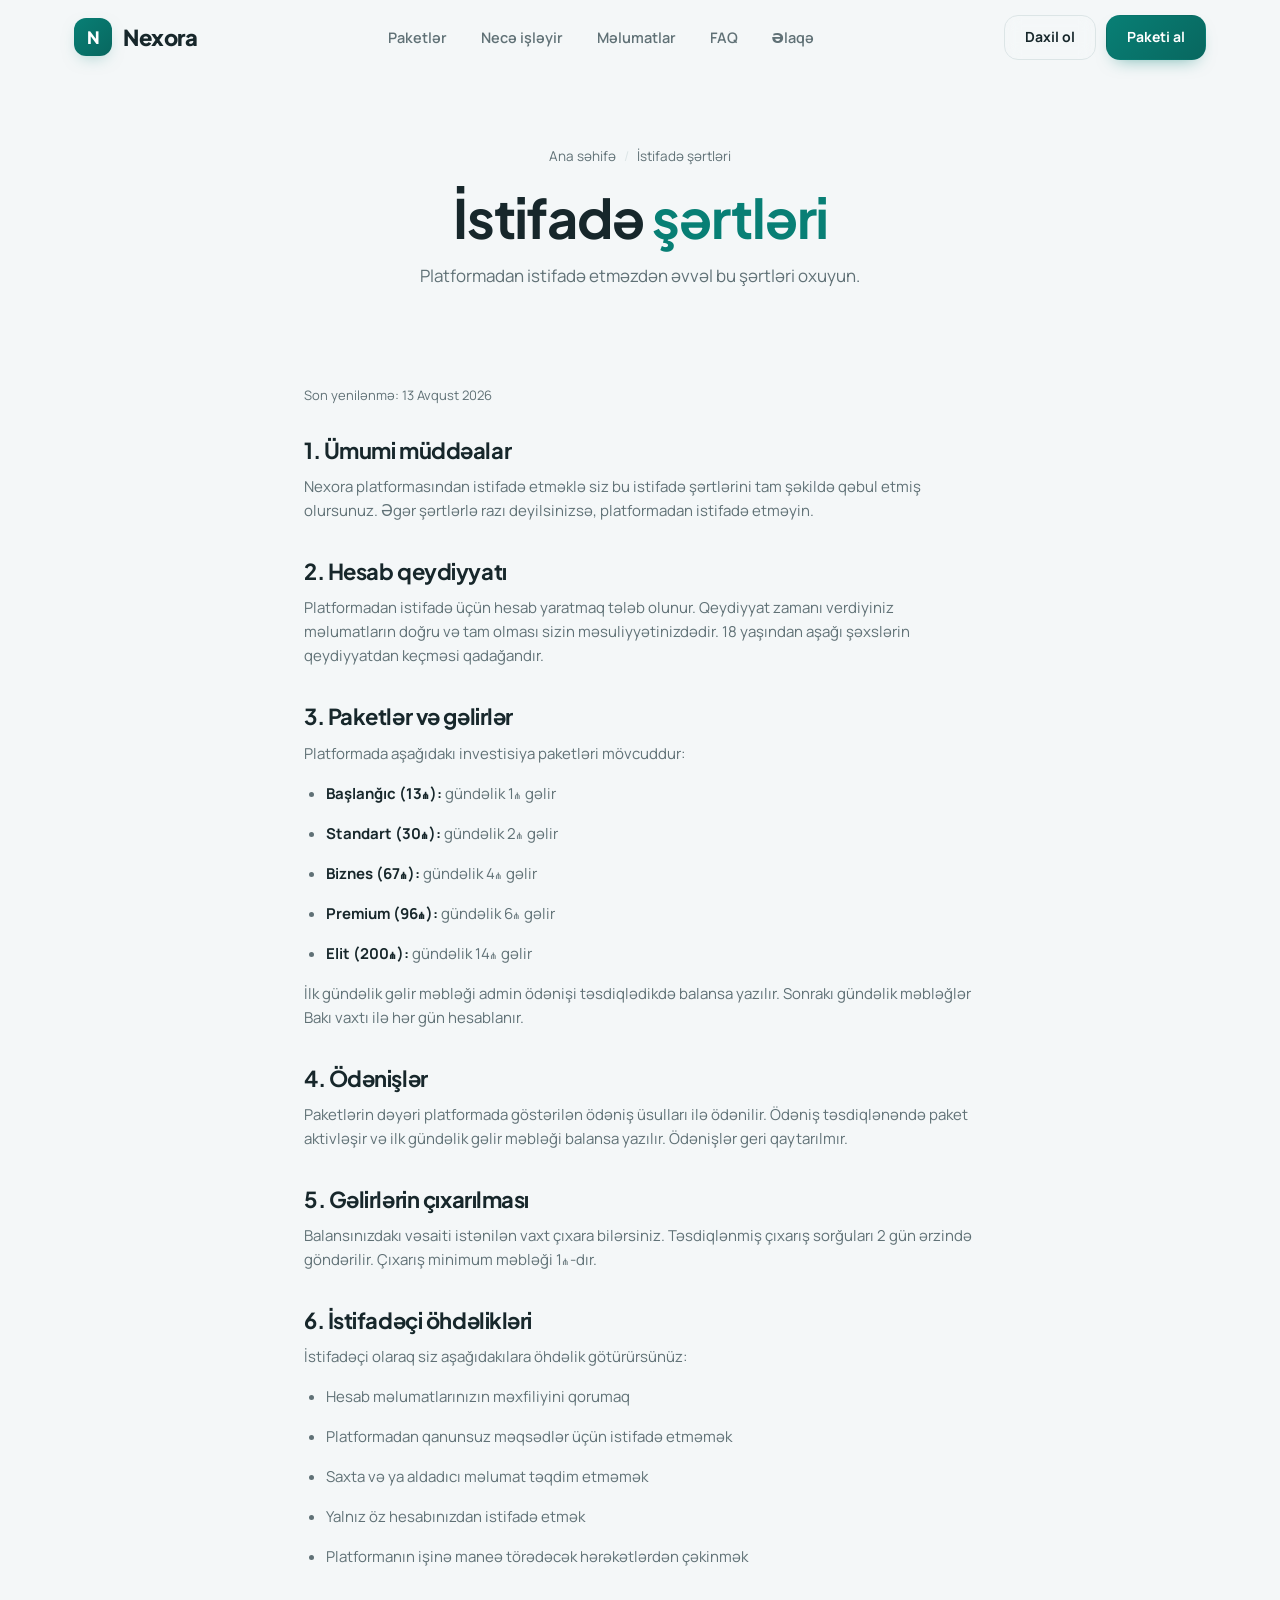
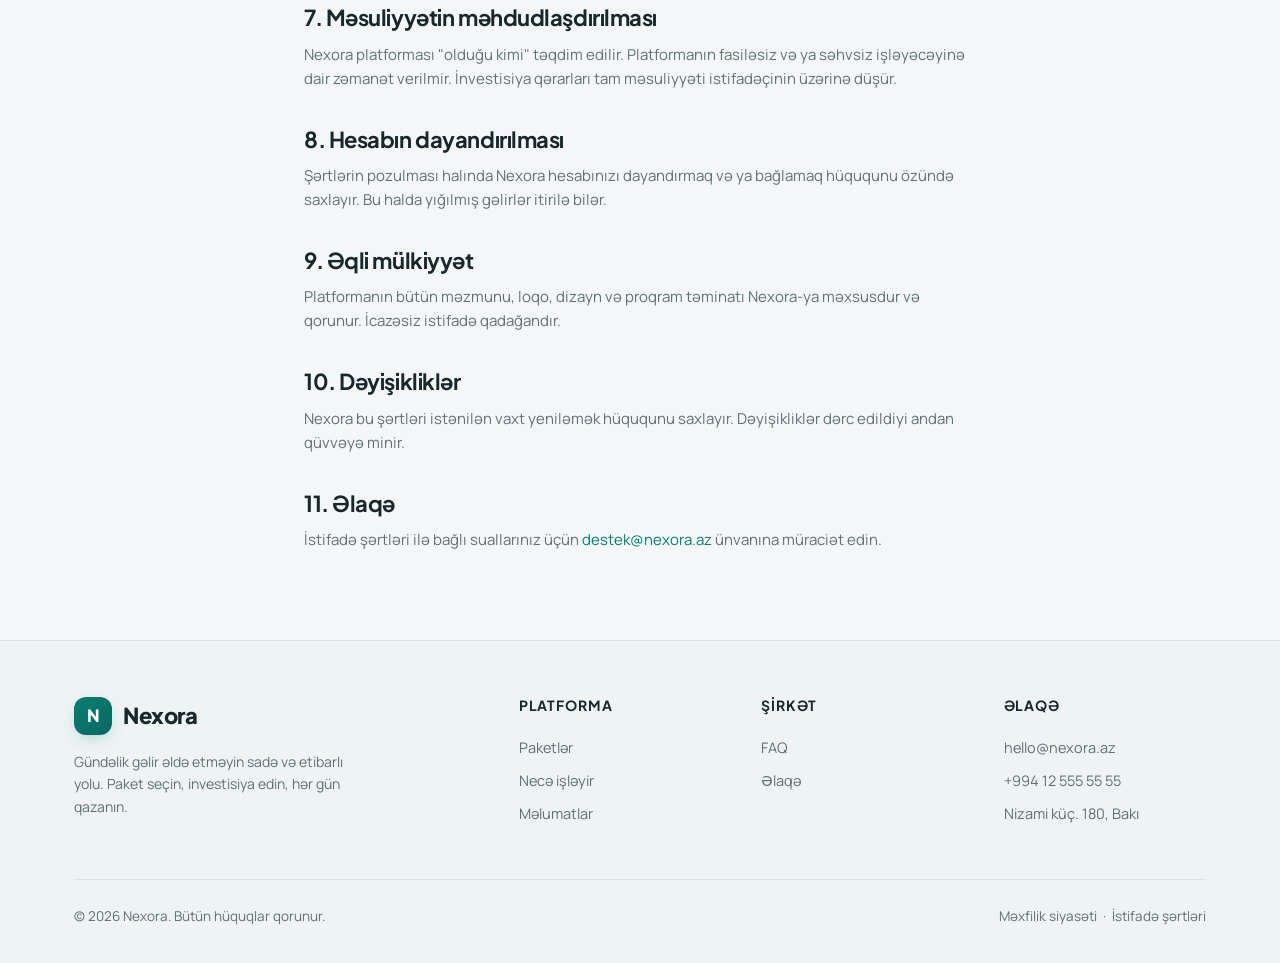
<file: istifade-sertleri.html>
<!DOCTYPE html>
<html lang="az">
<head>
<meta charset="UTF-8" />
<meta name="viewport" content="width=device-width, initial-scale=1.0" />
<title>İstifadə şərtləri — Nexora</title>
<meta name="description" content="Nexora istifadə şərtləri — platformadan istifadə qaydaları." />
<link rel="preconnect" href="https://fonts.googleapis.com" />
<link rel="preconnect" href="https://fonts.gstatic.com" crossorigin />
<link href="https://fonts.googleapis.com/css2?family=Manrope:wght@400;500;600;700;800&family=Plus+Jakarta+Sans:wght@500;600;700;800&display=swap" rel="stylesheet" />
<link rel="stylesheet" href="styles.css" />
</head>
<body>

<div class="bg-glow"></div>
<div class="bg-grid"></div>

<!-- ============ HEADER ============ -->
<header id="header">
  <div class="container nav">
    <a href="index.html" class="logo">
      <span class="logo-mark">N</span>
      <span>Nexora</span>
    </a>
    <nav class="nav-links" aria-label="Əsas naviqasiya">
      <a href="index.html#paketler">Paketlər</a>
      <a href="index.html#nece-isleyir">Necə işləyir</a>
      <a href="index.html#reyler">Məlumatlar</a>
      <a href="faq.html">FAQ</a>
      <a href="elaqe.html">Əlaqə</a>
    </nav>
    <div class="nav-cta">
      <a href="login.html" class="btn btn-ghost">Daxil ol</a>
      <a href="index.html#paketler" class="btn btn-primary">Paketi al</a>
      <button class="menu-btn" id="menuBtn" aria-label="Menyunu aç" aria-expanded="false">
        <span></span><span></span><span></span>
      </button>
    </div>
  </div>
</header>

<!-- ============ MOBILE MENU ============ -->
<div class="mobile-menu" id="mobileMenu" hidden>
  <a href="index.html#paketler">Paketlər</a>
  <a href="index.html#nece-isleyir">Necə işləyir</a>
  <a href="index.html#reyler">Məlumatlar</a>
  <a href="faq.html">FAQ</a>
  <a href="elaqe.html">Əlaqə</a>
  <a href="login.html">Daxil ol</a>
  <a href="index.html#paketler" style="color: var(--accent);">Paketi al</a>
</div>

<main>
  <!-- ============ PAGE HERO ============ -->
  <section class="page-hero">
    <div class="container">
      <nav class="breadcrumb reveal">
        <a href="index.html">Ana səhifə</a><span class="sep">/</span><span>İstifadə şərtləri</span>
      </nav>
      <h1 class="reveal reveal-delay-1">İstifadə <span class="highlight" style="color: var(--accent);">şərtləri</span></h1>
      <p class="reveal reveal-delay-2">Platformadan istifadə etməzdən əvvəl bu şərtləri oxuyun.</p>
    </div>
  </section>

  <!-- ============ LEGAL CONTENT ============ -->
  <section style="padding-top: 40px;">
    <div class="container legal reveal">
      <span class="updated">Son yenilənmə: 13 Avqust 2026</span>

      <h2>1. Ümumi müddəalar</h2>
      <p>Nexora platformasından istifadə etməklə siz bu istifadə şərtlərini tam şəkildə qəbul etmiş olursunuz. Əgər şərtlərlə razı deyilsinizsə, platformadan istifadə etməyin.</p>

      <h2>2. Hesab qeydiyyatı</h2>
      <p>Platformadan istifadə üçün hesab yaratmaq tələb olunur. Qeydiyyat zamanı verdiyiniz məlumatların doğru və tam olması sizin məsuliyyətinizdədir. 18 yaşından aşağı şəxslərin qeydiyyatdan keçməsi qadağandır.</p>

      <h2>3. Paketlər və gəlirlər</h2>
      <p>Platformada aşağıdakı investisiya paketləri mövcuddur:</p>
      <ul>
        <li><strong>Başlanğıc (13₼):</strong> gündəlik 1₼ gəlir</li>
        <li><strong>Standart (30₼):</strong> gündəlik 2₼ gəlir</li>
        <li><strong>Biznes (67₼):</strong> gündəlik 4₼ gəlir</li>
        <li><strong>Premium (96₼):</strong> gündəlik 6₼ gəlir</li>
        <li><strong>Elit (200₼):</strong> gündəlik 14₼ gəlir</li>
      </ul>
      <p>İlk gündəlik gəlir məbləği admin ödənişi təsdiqlədikdə balansa yazılır. Sonrakı gündəlik məbləğlər Bakı vaxtı ilə hər gün hesablanır.</p>

      <h2>4. Ödənişlər</h2>
      <p>Paketlərin dəyəri platformada göstərilən ödəniş üsulları ilə ödənilir. Ödəniş təsdiqlənəndə paket aktivləşir və ilk gündəlik gəlir məbləği balansa yazılır. Ödənişlər geri qaytarılmır.</p>

      <h2>5. Gəlirlərin çıxarılması</h2>
      <p>Balansınızdakı vəsaiti istənilən vaxt çıxara bilərsiniz. Təsdiqlənmiş çıxarış sorğuları 2 gün ərzində göndərilir. Çıxarış minimum məbləği 1₼-dır.</p>

      <h2>6. İstifadəçi öhdəlikləri</h2>
      <p>İstifadəçi olaraq siz aşağıdakılara öhdəlik götürürsünüz:</p>
      <ul>
        <li>Hesab məlumatlarınızın məxfiliyini qorumaq</li>
        <li>Platformadan qanunsuz məqsədlər üçün istifadə etməmək</li>
        <li>Saxta və ya aldadıcı məlumat təqdim etməmək</li>
        <li>Yalnız öz hesabınızdan istifadə etmək</li>
        <li>Platformanın işinə maneə törədəcək hərəkətlərdən çəkinmək</li>
      </ul>

      <h2>7. Məsuliyyətin məhdudlaşdırılması</h2>
      <p>Nexora platforması "olduğu kimi" təqdim edilir. Platformanın fasiləsiz və ya səhvsiz işləyəcəyinə dair zəmanət verilmir. İnvestisiya qərarları tam məsuliyyəti istifadəçinin üzərinə düşür.</p>

      <h2>8. Hesabın dayandırılması</h2>
      <p>Şərtlərin pozulması halında Nexora hesabınızı dayandırmaq və ya bağlamaq hüququnu özündə saxlayır. Bu halda yığılmış gəlirlər itirilə bilər.</p>

      <h2>9. Əqli mülkiyyət</h2>
      <p>Platformanın bütün məzmunu, loqo, dizayn və proqram təminatı Nexora-ya məxsusdur və qorunur. İcazəsiz istifadə qadağandır.</p>

      <h2>10. Dəyişikliklər</h2>
      <p>Nexora bu şərtləri istənilən vaxt yeniləmək hüququnu saxlayır. Dəyişikliklər dərc edildiyi andan qüvvəyə minir.</p>

      <h2>11. Əlaqə</h2>
      <p>İstifadə şərtləri ilə bağlı suallarınız üçün <a href="elaqe.html" style="color: var(--accent);">destek@nexora.az</a> ünvanına müraciət edin.</p>
    </div>
  </section>
</main>

<!-- ============ FOOTER ============ -->
<footer>
  <div class="container">
    <div class="footer-grid">
      <div class="footer-brand">
        <a href="index.html" class="logo">
          <span class="logo-mark">N</span>
          <span>Nexora</span>
        </a>
        <p>Gündəlik gəlir əldə etməyin sadə və etibarlı yolu. Paket seçin, investisiya edin, hər gün qazanın.</p>
      </div>
      <div class="footer-col">
        <h4>Platforma</h4>
        <a href="index.html#paketler">Paketlər</a>
        <a href="index.html#nece-isleyir">Necə işləyir</a>
        <a href="index.html#reyler">Məlumatlar</a>
      </div>
      <div class="footer-col">
        <h4>Şirkət</h4>
        <a href="faq.html">FAQ</a>
        <a href="elaqe.html">Əlaqə</a>
      </div>
      <div class="footer-col">
        <h4>Əlaqə</h4>
        <a href="elaqe.html">hello@nexora.az</a>
        <a href="elaqe.html">+994 12 555 55 55</a>
        <a href="elaqe.html">Nizami küç. 180, Bakı</a>
      </div>
    </div>
    <div class="footer-bottom">
      <p>© <span id="year">2026</span> Nexora. Bütün hüquqlar qorunur.</p>
      <p><a href="mexfilik.html">Məxfilik siyasəti</a> &nbsp;·&nbsp; <a href="istifade-sertleri.html">İstifadə şərtləri</a></p>
    </div>
  </div>
</footer>

<script src="api-config.js"></script>
<script src="api.js"></script>
<script src="script.js"></script>
</body>
</html>
</file>
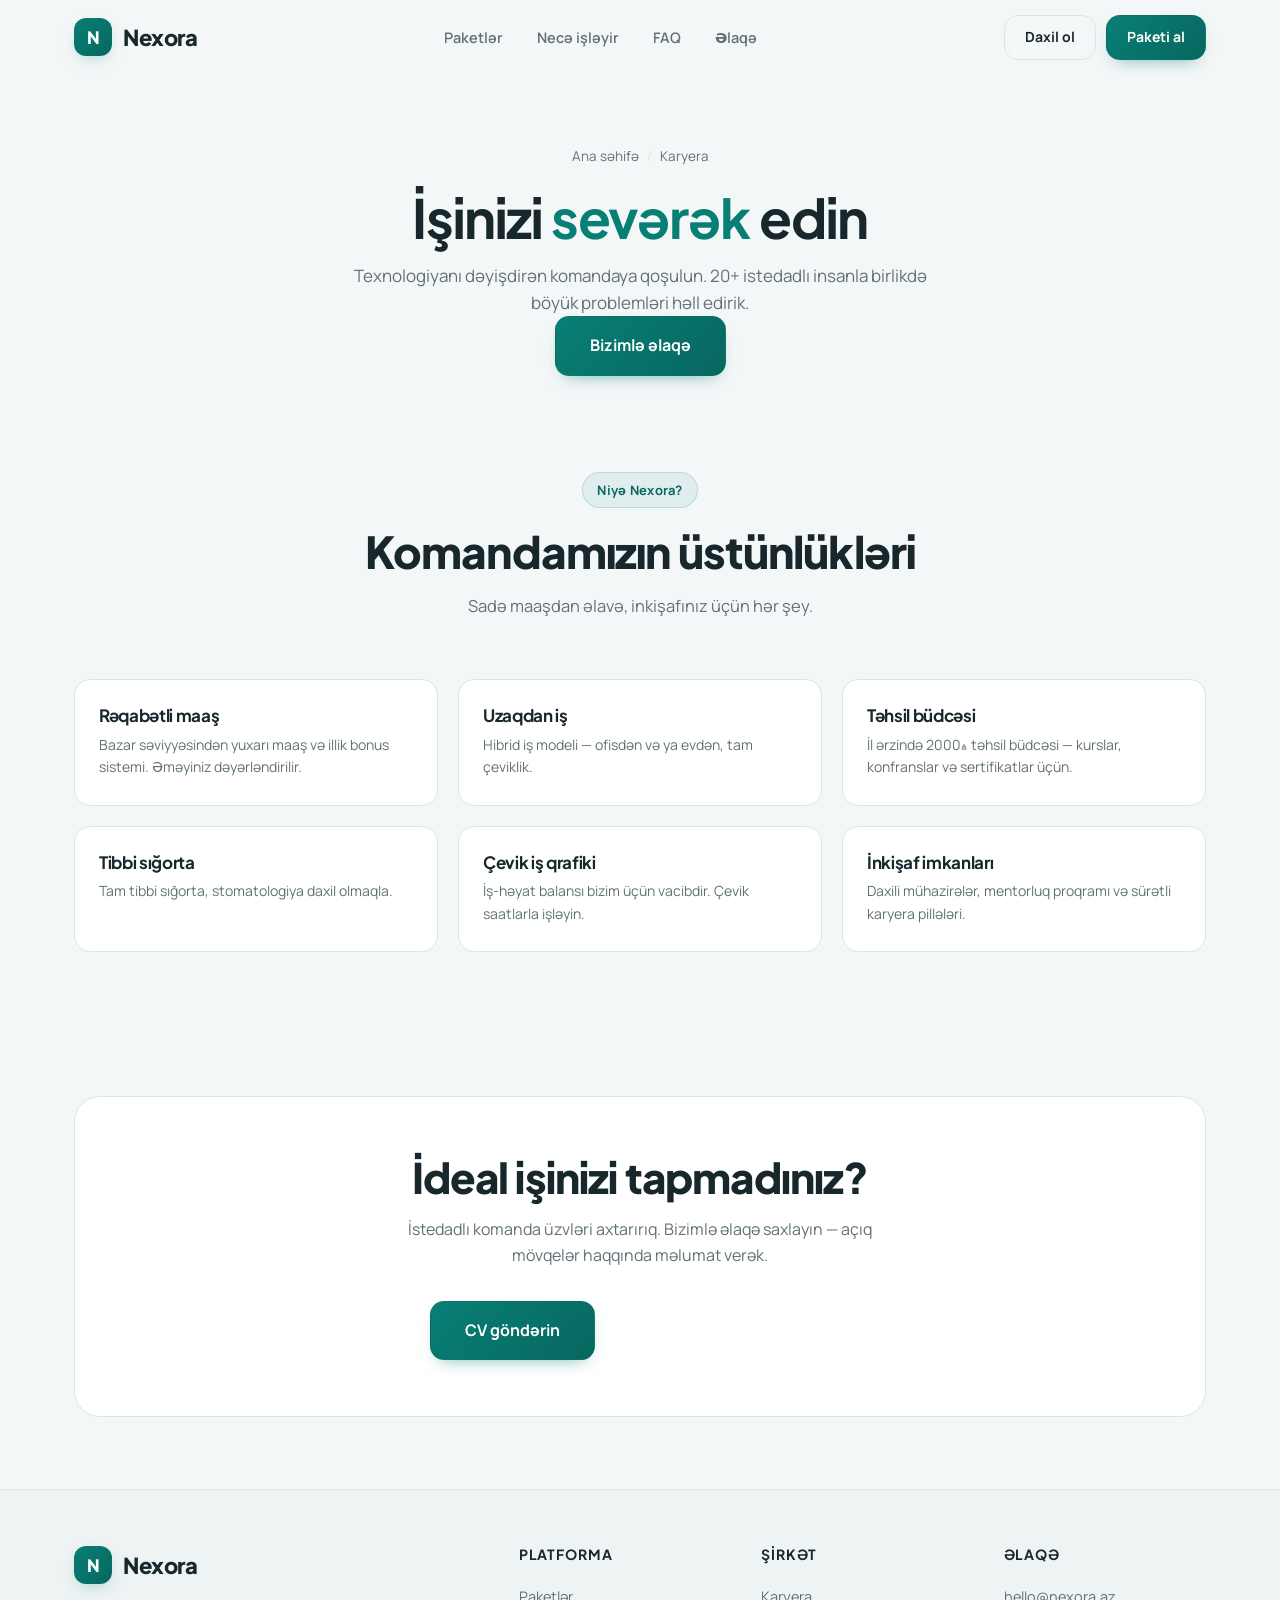
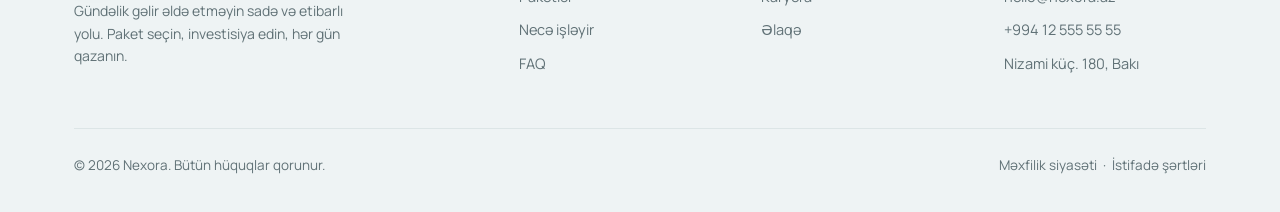
<file: karyera.html>
<!DOCTYPE html>
<html lang="az">
<head>
<meta charset="UTF-8" />
<meta name="viewport" content="width=device-width, initial-scale=1.0" />
<title>Karyera — Nexora</title>
<meta name="description" content="Nexora komandasına qoşulun. İş mədəniyyətimiz və üstünlüklərimiz haqqında." />
<link rel="preconnect" href="https://fonts.googleapis.com" />
<link rel="preconnect" href="https://fonts.gstatic.com" crossorigin />
<link href="https://fonts.googleapis.com/css2?family=Manrope:wght@400;500;600;700;800&family=Plus+Jakarta+Sans:wght@500;600;700;800&display=swap" rel="stylesheet" />
<link rel="stylesheet" href="styles.css" />
</head>
<body>

<div class="bg-glow"></div>
<div class="bg-grid"></div>

<!-- ============ HEADER ============ -->
<header id="header">
  <div class="container nav">
    <a href="index.html" class="logo">
      <span class="logo-mark">N</span>
      <span>Nexora</span>
    </a>
    <nav class="nav-links" aria-label="Əsas naviqasiya">
      <a href="index.html#paketler">Paketlər</a>
      <a href="index.html#nece-isleyir">Necə işləyir</a>
      <a href="faq.html">FAQ</a>
      <a href="elaqe.html">Əlaqə</a>
    </nav>
    <div class="nav-cta">
      <a href="login.html" class="btn btn-ghost">Daxil ol</a>
      <a href="index.html#paketler" class="btn btn-primary">Paketi al</a>
      <button class="menu-btn" id="menuBtn" aria-label="Menyunu aç" aria-expanded="false">
        <span></span><span></span><span></span>
      </button>
    </div>
  </div>
</header>

<!-- ============ MOBILE MENU ============ -->
<div class="mobile-menu" id="mobileMenu" hidden>
  <a href="index.html#paketler">Paketlər</a>
  <a href="index.html#nece-isleyir">Necə işləyir</a>
  <a href="faq.html">FAQ</a>
  <a href="elaqe.html">Əlaqə</a>
  <a href="login.html">Daxil ol</a>
  <a href="index.html#paketler" style="color: var(--accent);">Paketi al</a>
</div>

<main>
  <!-- ============ PAGE HERO ============ -->
  <section class="page-hero">
    <div class="container">
      <nav class="breadcrumb reveal">
        <a href="index.html">Ana səhifə</a><span class="sep">/</span><span>Karyera</span>
      </nav>
      <h1 class="reveal reveal-delay-1">İşinizi <span class="highlight" style="color: var(--accent);">sevərək</span> edin</h1>
      <p class="reveal reveal-delay-2">Texnologiyanı dəyişdirən komandaya qoşulun. 20+ istedadlı insanla birlikdə böyük problemləri həll edirik.</p>
      <div class="hero-actions reveal reveal-delay-3" style="margin-bottom: 0;">
        <a href="elaqe.html" class="btn btn-primary btn-lg">Bizimlə əlaqə</a>
      </div>
    </div>
  </section>

  <!-- ============ PERKS ============ -->
  <section style="padding-top: 40px;">
    <div class="container">
      <div class="section-head reveal">
        <span class="badge">Niyə Nexora?</span>
        <h2>Komandamızın üstünlükləri</h2>
        <p>Sadə maaşdan əlavə, inkişafınız üçün hər şey.</p>
      </div>
      <div class="perks-grid">
        <article class="perk-card reveal">
          <h3>Rəqabətli maaş</h3>
          <p>Bazar səviyyəsindən yuxarı maaş və illik bonus sistemi. Əməyiniz dəyərləndirilir.</p>
        </article>
        <article class="perk-card reveal reveal-delay-1">
          <h3>Uzaqdan iş</h3>
          <p>Hibrid iş modeli — ofisdən və ya evdən, tam çeviklik.</p>
        </article>
        <article class="perk-card reveal reveal-delay-2">
          <h3>Təhsil büdcəsi</h3>
          <p>İl ərzində 2000₼ təhsil büdcəsi — kurslar, konfranslar və sertifikatlar üçün.</p>
        </article>
        <article class="perk-card reveal">
          <h3>Tibbi sığorta</h3>
          <p>Tam tibbi sığorta, stomatologiya daxil olmaqla.</p>
        </article>
        <article class="perk-card reveal reveal-delay-1">
          <h3>Çevik iş qrafiki</h3>
          <p>İş-həyat balansı bizim üçün vacibdir. Çevik saatlarla işləyin.</p>
        </article>
        <article class="perk-card reveal reveal-delay-2">
          <h3>İnkişaf imkanları</h3>
          <p>Daxili mühazirələr, mentorluq proqramı və sürətli karyera pillələri.</p>
        </article>
      </div>
    </div>
  </section>

  <!-- ============ CTA ============ -->
  <section>
    <div class="container">
      <div class="cta-box reveal">
        <h2>İdeal işinizi tapmadınız?</h2>
        <p>İstedadlı komanda üzvləri axtarırıq. Bizimlə əlaqə saxlayın — açıq mövqelər haqqında məlumat verək.</p>
        <div class="cta-actions">
          <a href="elaqe.html" class="btn btn-primary btn-lg">CV göndərin</a>
          <a href="faq.html" class="btn btn-ghost btn-lg">Tez-tez verilən suallar</a>
        </div>
      </div>
    </div>
  </section>
</main>

<!-- ============ FOOTER ============ -->
<footer>
  <div class="container">
    <div class="footer-grid">
      <div class="footer-brand">
        <a href="index.html" class="logo">
          <span class="logo-mark">N</span>
          <span>Nexora</span>
        </a>
        <p>Gündəlik gəlir əldə etməyin sadə və etibarlı yolu. Paket seçin, investisiya edin, hər gün qazanın.</p>
      </div>
      <div class="footer-col">
        <h4>Platforma</h4>
        <a href="index.html#paketler">Paketlər</a>
        <a href="index.html#nece-isleyir">Necə işləyir</a>
        <a href="faq.html">FAQ</a>
      </div>
      <div class="footer-col">
        <h4>Şirkət</h4>
        <a href="karyera.html">Karyera</a>
        <a href="elaqe.html">Əlaqə</a>
      </div>
      <div class="footer-col">
        <h4>Əlaqə</h4>
        <a href="elaqe.html">hello@nexora.az</a>
        <a href="elaqe.html">+994 12 555 55 55</a>
        <a href="elaqe.html">Nizami küç. 180, Bakı</a>
      </div>
    </div>
    <div class="footer-bottom">
      <p>© <span id="year">2026</span> Nexora. Bütün hüquqlar qorunur.</p>
      <p><a href="mexfilik.html">Məxfilik siyasəti</a> &nbsp;·&nbsp; <a href="istifade-sertleri.html">İstifadə şərtləri</a></p>
    </div>
  </div>
</footer>

<script src="api-config.js"></script>
<script src="api.js"></script>
<script src="script.js"></script>
</body>
</html>
</file>
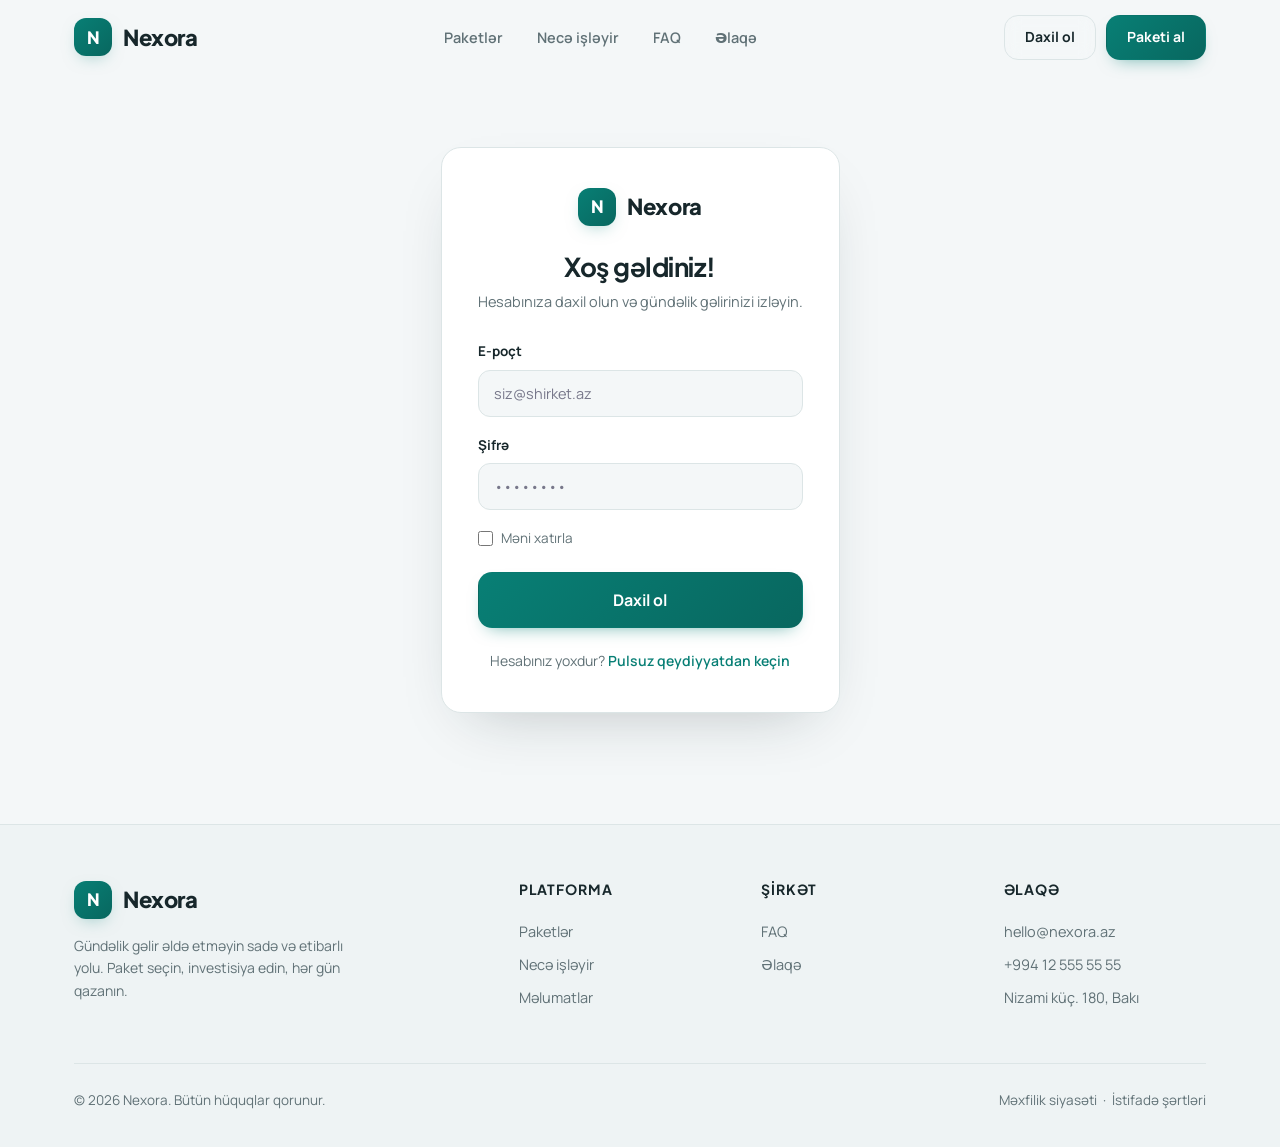
<file: login.html>
<!DOCTYPE html>
<html lang="az">
<head>
<meta charset="UTF-8" />
<meta name="viewport" content="width=device-width, initial-scale=1.0" />
<title>Daxil ol — Nexora</title>
<meta name="description" content="Nexora hesabınıza daxil olun və hesab məlumatlarınızı idarə edin." />
<link rel="preconnect" href="https://fonts.googleapis.com" />
<link rel="preconnect" href="https://fonts.gstatic.com" crossorigin />
<link href="https://fonts.googleapis.com/css2?family=Manrope:wght@400;500;600;700;800&family=Plus+Jakarta+Sans:wght@500;600;700;800&display=swap" rel="stylesheet" />
<link rel="stylesheet" href="styles.css" />
</head>
<body>

<div class="bg-glow"></div>
<div class="bg-grid"></div>

<!-- ============ HEADER ============ -->
<header id="header">
  <div class="container nav">
    <a href="index.html" class="logo">
      <span class="logo-mark">N</span>
      <span>Nexora</span>
    </a>
    <nav class="nav-links" aria-label="Əsas naviqasiya">
      <a href="index.html#paketler">Paketlər</a>
      <a href="index.html#nece-isleyir">Necə işləyir</a>
      <a href="faq.html">FAQ</a>
      <a href="elaqe.html">Əlaqə</a>
    </nav>
    <div class="nav-cta">
      <a href="login.html" class="btn btn-ghost">Daxil ol</a>
      <a href="index.html#paketler" class="btn btn-primary">Paketi al</a>
      <button class="menu-btn" id="menuBtn" aria-label="Menyunu aç" aria-expanded="false">
        <span></span><span></span><span></span>
      </button>
    </div>
  </div>
</header>

<!-- ============ MOBILE MENU ============ -->
<div class="mobile-menu" id="mobileMenu" hidden>
  <a href="index.html#paketler">Paketlər</a>
  <a href="index.html#nece-isleyir">Necə işləyir</a>
  <a href="faq.html">FAQ</a>
  <a href="elaqe.html">Əlaqə</a>
  <a href="login.html">Daxil ol</a>
  <a href="qeydiyyat.html" style="color: var(--accent);">Hesab yarat</a>
</div>

<!-- ============ AUTH SECTION ============ -->
<section class="auth-section">
  <div class="container">
    <div class="auth-card reveal visible">
      <a href="index.html" class="logo">
        <span class="logo-mark">N</span>
        <span>Nexora</span>
      </a>
      <h2>Xoş gəldiniz!</h2>
      <p class="auth-sub">Hesabınıza daxil olun və gündəlik gəlirinizi izləyin.</p>

      <form id="loginForm" novalidate>
        <div class="form-group">
          <label class="form-label" for="email">E-poçt</label>
          <input class="form-input" type="email" id="email" name="email" placeholder="siz@shirket.az" required />
        </div>
        <div class="form-group">
          <label class="form-label" for="password">Şifrə</label>
          <input class="form-input" type="password" id="password" name="password" placeholder="••••••••" required minlength="6" />
        </div>
        <div class="form-row">
          <label><input type="checkbox" name="remember" /> Məni xatırla</label>
        </div>
        <button class="btn btn-primary btn-block btn-lg" type="submit">Daxil ol</button>
      </form>

      <p class="auth-alt">Hesabınız yoxdur? <a href="qeydiyyat.html">Pulsuz qeydiyyatdan keçin</a></p>
    </div>
  </div>
</section>

<!-- ============ FOOTER ============ -->
<footer>
  <div class="container">
    <div class="footer-grid">
      <div class="footer-brand">
        <a href="index.html" class="logo">
          <span class="logo-mark">N</span>
          <span>Nexora</span>
        </a>
        <p>Gündəlik gəlir əldə etməyin sadə və etibarlı yolu. Paket seçin, investisiya edin, hər gün qazanın.</p>
      </div>
      <div class="footer-col">
        <h4>Platforma</h4>
        <a href="index.html#paketler">Paketlər</a>
        <a href="index.html#nece-isleyir">Necə işləyir</a>
        <a href="index.html#reyler">Məlumatlar</a>
      </div>
      <div class="footer-col">
        <h4>Şirkət</h4>
        <a href="faq.html">FAQ</a>
        <a href="elaqe.html">Əlaqə</a>
      </div>
      <div class="footer-col">
        <h4>Əlaqə</h4>
        <a href="elaqe.html">hello@nexora.az</a>
        <a href="elaqe.html">+994 12 555 55 55</a>
        <a href="elaqe.html">Nizami küç. 180, Bakı</a>
      </div>
    </div>
    <div class="footer-bottom">
      <p>© <span id="year">2026</span> Nexora. Bütün hüquqlar qorunur.</p>
      <p><a href="mexfilik.html">Məxfilik siyasəti</a> &nbsp;·&nbsp; <a href="istifade-sertleri.html">İstifadə şərtləri</a></p>
    </div>
  </div>
</footer>

<script src="api-config.js"></script>
<script src="api.js"></script>
<script src="script.js"></script>
<script>
  // Klient tərəfli form validasiyası və giriş (backend varsa real login, yoxdursa demo)
  (function () {
    var form = document.getElementById('loginForm');
    if (!form) return;
    form.addEventListener('submit', async function (e) {
      e.preventDefault();
      var email = document.getElementById('email');
      var password = document.getElementById('password');
      var isValid = true;

      [email, password].forEach(function (input) {
        input.style.borderColor = '';
      });

      if (!email.value || !/^[^\s@]+@[^\s@]+\.[^\s@]+$/.test(email.value)) {
        email.style.borderColor = '#ff6b6b';
        isValid = false;
      }
      if (!password.value || password.value.length < 6) {
        password.style.borderColor = '#ff6b6b';
        isValid = false;
      }
      if (!isValid) return;

      var btn = form.querySelector('button[type="submit"]');
      var oldText = btn.textContent;
      btn.disabled = true;
      btn.textContent = 'Daxil olunur...';

      try {
        if (!window.NexoraAPI) throw new Error('Server bağlantısı tapılmadı.');
        await window.NexoraAPI.detect();
        if (!window.NexoraAPI.isUp()) throw new Error('Server işə düşməyib. Bir az sonra yenidən yoxlayın.');
        await window.NexoraAPI.login(email.value, password.value);
        var pendingPurchase = localStorage.getItem('nexora_pending_purchase');
        window.location.href = pendingPurchase ? 'index.html?resumePurchase=1' : 'dashboard.html';
      } catch (err) {
        btn.disabled = false;
        btn.textContent = oldText;
        var alertEl = document.createElement('div');
        alertEl.className = 'auth-alert error';
        alertEl.textContent = err.message === 'offline' ? 'Server işə düşməyib — demo rejimdə davam edilir.' : err.message;
        form.insertBefore(alertEl, form.firstChild);
        setTimeout(function () { if (alertEl.parentNode) alertEl.remove(); }, 4000);
      }
    });
  })();
</script>
</body>
</html>
</file>
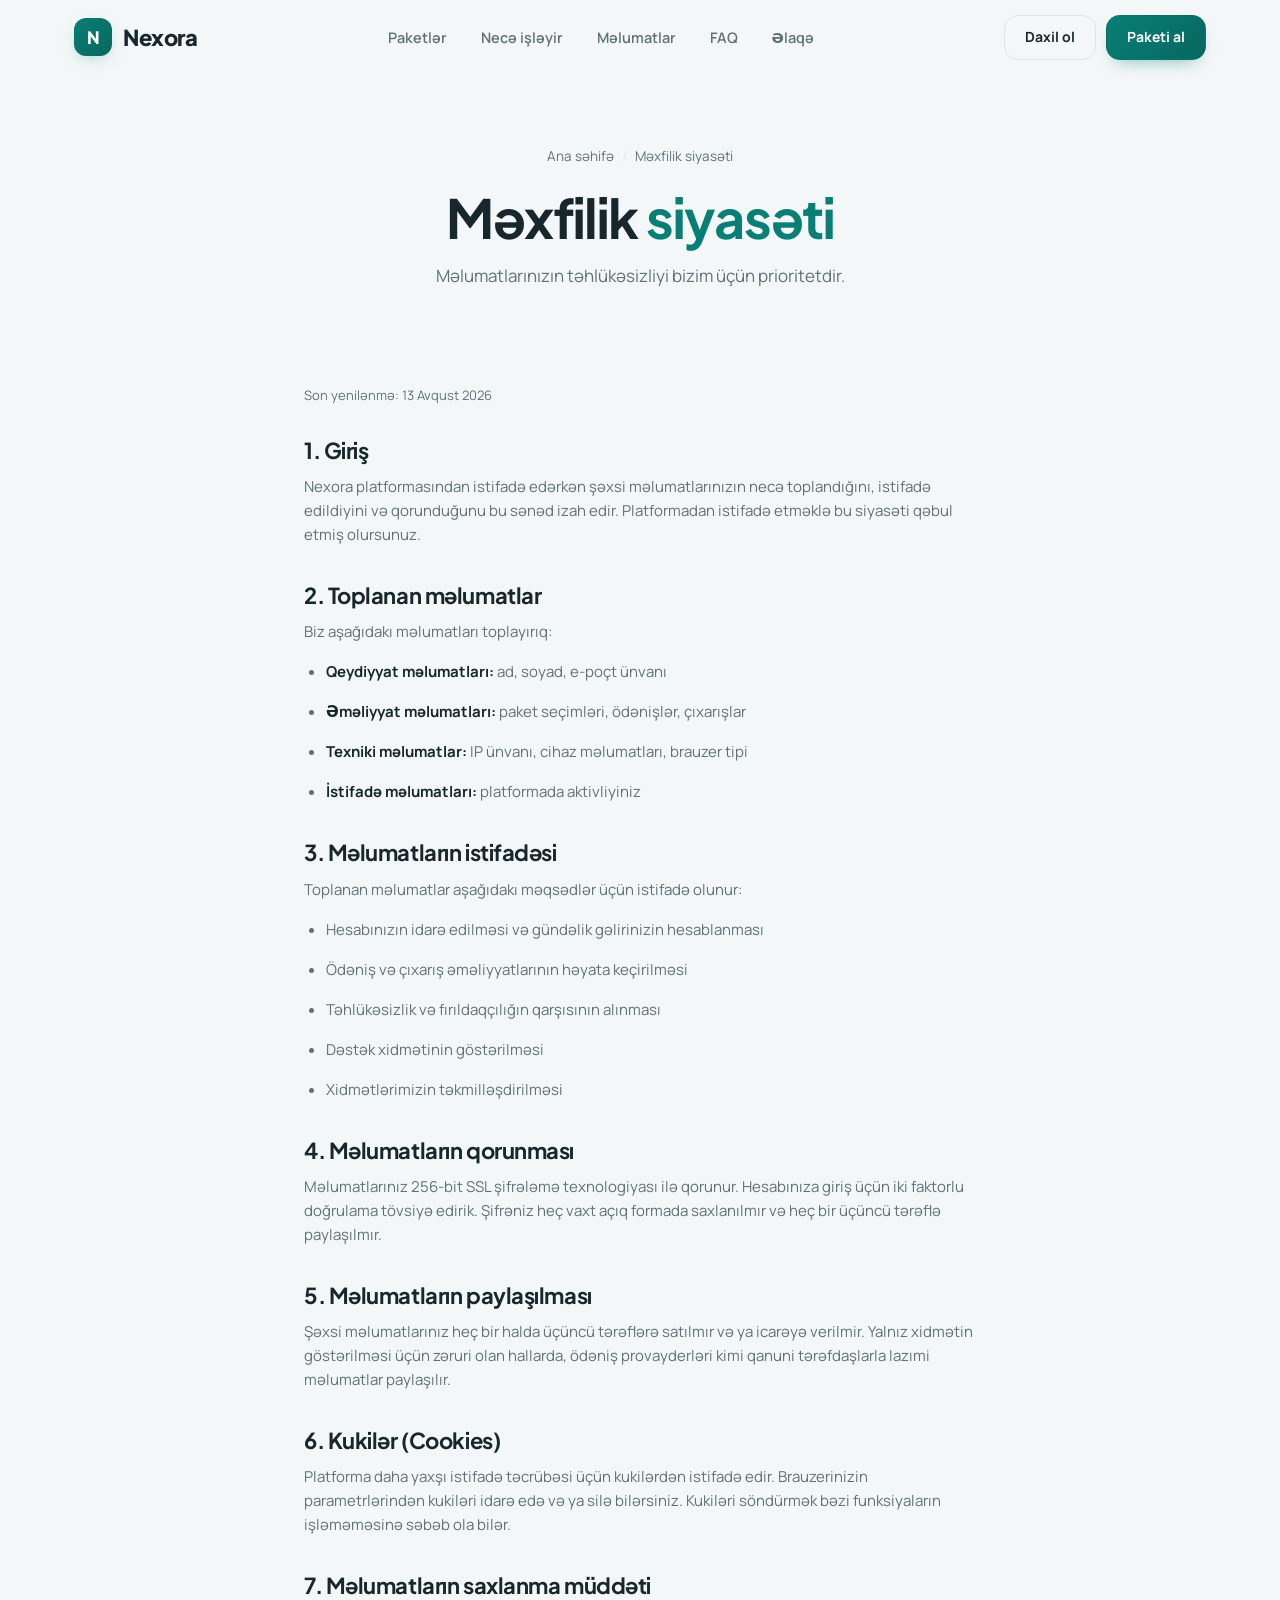
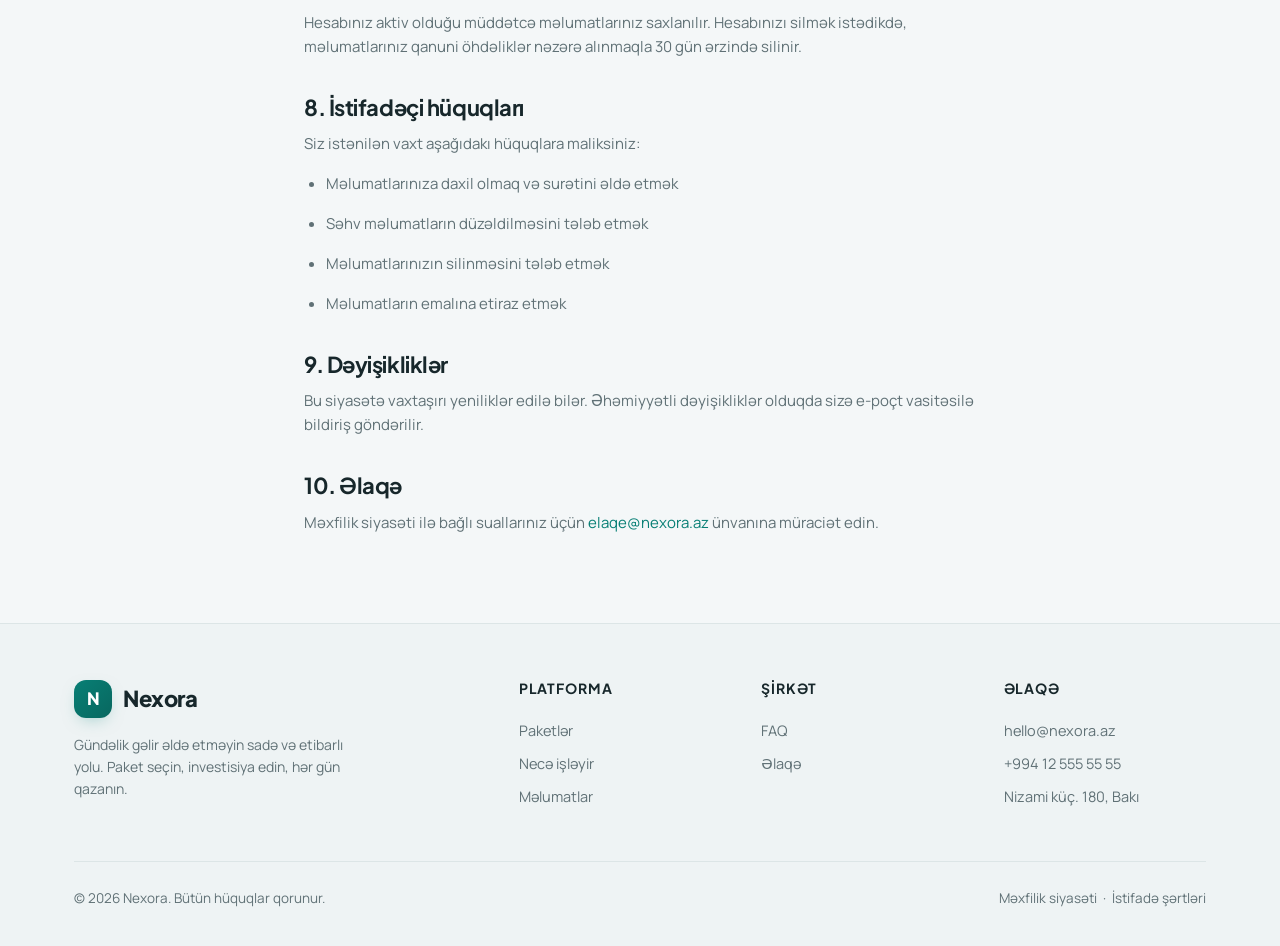
<file: mexfilik.html>
<!DOCTYPE html>
<html lang="az">
<head>
<meta charset="UTF-8" />
<meta name="viewport" content="width=device-width, initial-scale=1.0" />
<title>Məxfilik siyasəti — Nexora</title>
<meta name="description" content="Nexora məxfilik siyasəti — məlumatlarınız necə qorunur." />
<link rel="preconnect" href="https://fonts.googleapis.com" />
<link rel="preconnect" href="https://fonts.gstatic.com" crossorigin />
<link href="https://fonts.googleapis.com/css2?family=Manrope:wght@400;500;600;700;800&family=Plus+Jakarta+Sans:wght@500;600;700;800&display=swap" rel="stylesheet" />
<link rel="stylesheet" href="styles.css" />
</head>
<body>

<div class="bg-glow"></div>
<div class="bg-grid"></div>

<!-- ============ HEADER ============ -->
<header id="header">
  <div class="container nav">
    <a href="index.html" class="logo">
      <span class="logo-mark">N</span>
      <span>Nexora</span>
    </a>
    <nav class="nav-links" aria-label="Əsas naviqasiya">
      <a href="index.html#paketler">Paketlər</a>
      <a href="index.html#nece-isleyir">Necə işləyir</a>
      <a href="index.html#reyler">Məlumatlar</a>
      <a href="faq.html">FAQ</a>
      <a href="elaqe.html">Əlaqə</a>
    </nav>
    <div class="nav-cta">
      <a href="login.html" class="btn btn-ghost">Daxil ol</a>
      <a href="index.html#paketler" class="btn btn-primary">Paketi al</a>
      <button class="menu-btn" id="menuBtn" aria-label="Menyunu aç" aria-expanded="false">
        <span></span><span></span><span></span>
      </button>
    </div>
  </div>
</header>

<!-- ============ MOBILE MENU ============ -->
<div class="mobile-menu" id="mobileMenu" hidden>
  <a href="index.html#paketler">Paketlər</a>
  <a href="index.html#nece-isleyir">Necə işləyir</a>
  <a href="index.html#reyler">Məlumatlar</a>
  <a href="faq.html">FAQ</a>
  <a href="elaqe.html">Əlaqə</a>
  <a href="login.html">Daxil ol</a>
  <a href="index.html#paketler" style="color: var(--accent);">Paketi al</a>
</div>

<main>
  <!-- ============ PAGE HERO ============ -->
  <section class="page-hero">
    <div class="container">
      <nav class="breadcrumb reveal">
        <a href="index.html">Ana səhifə</a><span class="sep">/</span><span>Məxfilik siyasəti</span>
      </nav>
      <h1 class="reveal reveal-delay-1">Məxfilik <span class="highlight" style="color: var(--accent);">siyasəti</span></h1>
      <p class="reveal reveal-delay-2">Məlumatlarınızın təhlükəsizliyi bizim üçün prioritetdir.</p>
    </div>
  </section>

  <!-- ============ LEGAL CONTENT ============ -->
  <section style="padding-top: 40px;">
    <div class="container legal reveal">
      <span class="updated">Son yenilənmə: 13 Avqust 2026</span>

      <h2>1. Giriş</h2>
      <p>Nexora platformasından istifadə edərkən şəxsi məlumatlarınızın necə toplandığını, istifadə edildiyini və qorunduğunu bu sənəd izah edir. Platformadan istifadə etməklə bu siyasəti qəbul etmiş olursunuz.</p>

      <h2>2. Toplanan məlumatlar</h2>
      <p>Biz aşağıdakı məlumatları toplayırıq:</p>
      <ul>
        <li><strong>Qeydiyyat məlumatları:</strong> ad, soyad, e-poçt ünvanı</li>
        <li><strong>Əməliyyat məlumatları:</strong> paket seçimləri, ödənişlər, çıxarışlar</li>
        <li><strong>Texniki məlumatlar:</strong> IP ünvanı, cihaz məlumatları, brauzer tipi</li>
        <li><strong>İstifadə məlumatları:</strong> platformada aktivliyiniz</li>
      </ul>

      <h2>3. Məlumatların istifadəsi</h2>
      <p>Toplanan məlumatlar aşağıdakı məqsədlər üçün istifadə olunur:</p>
      <ul>
        <li>Hesabınızın idarə edilməsi və gündəlik gəlirinizin hesablanması</li>
        <li>Ödəniş və çıxarış əməliyyatlarının həyata keçirilməsi</li>
        <li>Təhlükəsizlik və fırıldaqçılığın qarşısının alınması</li>
        <li>Dəstək xidmətinin göstərilməsi</li>
        <li>Xidmətlərimizin təkmilləşdirilməsi</li>
      </ul>

      <h2>4. Məlumatların qorunması</h2>
      <p>Məlumatlarınız 256-bit SSL şifrələmə texnologiyası ilə qorunur. Hesabınıza giriş üçün iki faktorlu doğrulama tövsiyə edirik. Şifrəniz heç vaxt açıq formada saxlanılmır və heç bir üçüncü tərəflə paylaşılmır.</p>

      <h2>5. Məlumatların paylaşılması</h2>
      <p>Şəxsi məlumatlarınız heç bir halda üçüncü tərəflərə satılmır və ya icarəyə verilmir. Yalnız xidmətin göstərilməsi üçün zəruri olan hallarda, ödəniş provayderləri kimi qanuni tərəfdaşlarla lazımi məlumatlar paylaşılır.</p>

      <h2>6. Kukilər (Cookies)</h2>
      <p>Platforma daha yaxşı istifadə təcrübəsi üçün kukilərdən istifadə edir. Brauzerinizin parametrlərindən kukiləri idarə edə və ya silə bilərsiniz. Kukiləri söndürmək bəzi funksiyaların işləməməsinə səbəb ola bilər.</p>

      <h2>7. Məlumatların saxlanma müddəti</h2>
      <p>Hesabınız aktiv olduğu müddətcə məlumatlarınız saxlanılır. Hesabınızı silmək istədikdə, məlumatlarınız qanuni öhdəliklər nəzərə alınmaqla 30 gün ərzində silinir.</p>

      <h2>8. İstifadəçi hüquqları</h2>
      <p>Siz istənilən vaxt aşağıdakı hüquqlara maliksiniz:</p>
      <ul>
        <li>Məlumatlarınıza daxil olmaq və surətini əldə etmək</li>
        <li>Səhv məlumatların düzəldilməsini tələb etmək</li>
        <li>Məlumatlarınızın silinməsini tələb etmək</li>
        <li>Məlumatların emalına etiraz etmək</li>
      </ul>

      <h2>9. Dəyişikliklər</h2>
      <p>Bu siyasətə vaxtaşırı yeniliklər edilə bilər. Əhəmiyyətli dəyişikliklər olduqda sizə e-poçt vasitəsilə bildiriş göndərilir.</p>

      <h2>10. Əlaqə</h2>
      <p>Məxfilik siyasəti ilə bağlı suallarınız üçün <a href="elaqe.html" style="color: var(--accent);">elaqe@nexora.az</a> ünvanına müraciət edin.</p>
    </div>
  </section>
</main>

<!-- ============ FOOTER ============ -->
<footer>
  <div class="container">
    <div class="footer-grid">
      <div class="footer-brand">
        <a href="index.html" class="logo">
          <span class="logo-mark">N</span>
          <span>Nexora</span>
        </a>
        <p>Gündəlik gəlir əldə etməyin sadə və etibarlı yolu. Paket seçin, investisiya edin, hər gün qazanın.</p>
      </div>
      <div class="footer-col">
        <h4>Platforma</h4>
        <a href="index.html#paketler">Paketlər</a>
        <a href="index.html#nece-isleyir">Necə işləyir</a>
        <a href="index.html#reyler">Məlumatlar</a>
      </div>
      <div class="footer-col">
        <h4>Şirkət</h4>
        <a href="faq.html">FAQ</a>
        <a href="elaqe.html">Əlaqə</a>
      </div>
      <div class="footer-col">
        <h4>Əlaqə</h4>
        <a href="elaqe.html">hello@nexora.az</a>
        <a href="elaqe.html">+994 12 555 55 55</a>
        <a href="elaqe.html">Nizami küç. 180, Bakı</a>
      </div>
    </div>
    <div class="footer-bottom">
      <p>© <span id="year">2026</span> Nexora. Bütün hüquqlar qorunur.</p>
      <p><a href="mexfilik.html">Məxfilik siyasəti</a> &nbsp;·&nbsp; <a href="istifade-sertleri.html">İstifadə şərtləri</a></p>
    </div>
  </div>
</footer>

<script src="api-config.js"></script>
<script src="api.js"></script>
<script src="script.js"></script>
</body>
</html>
</file>
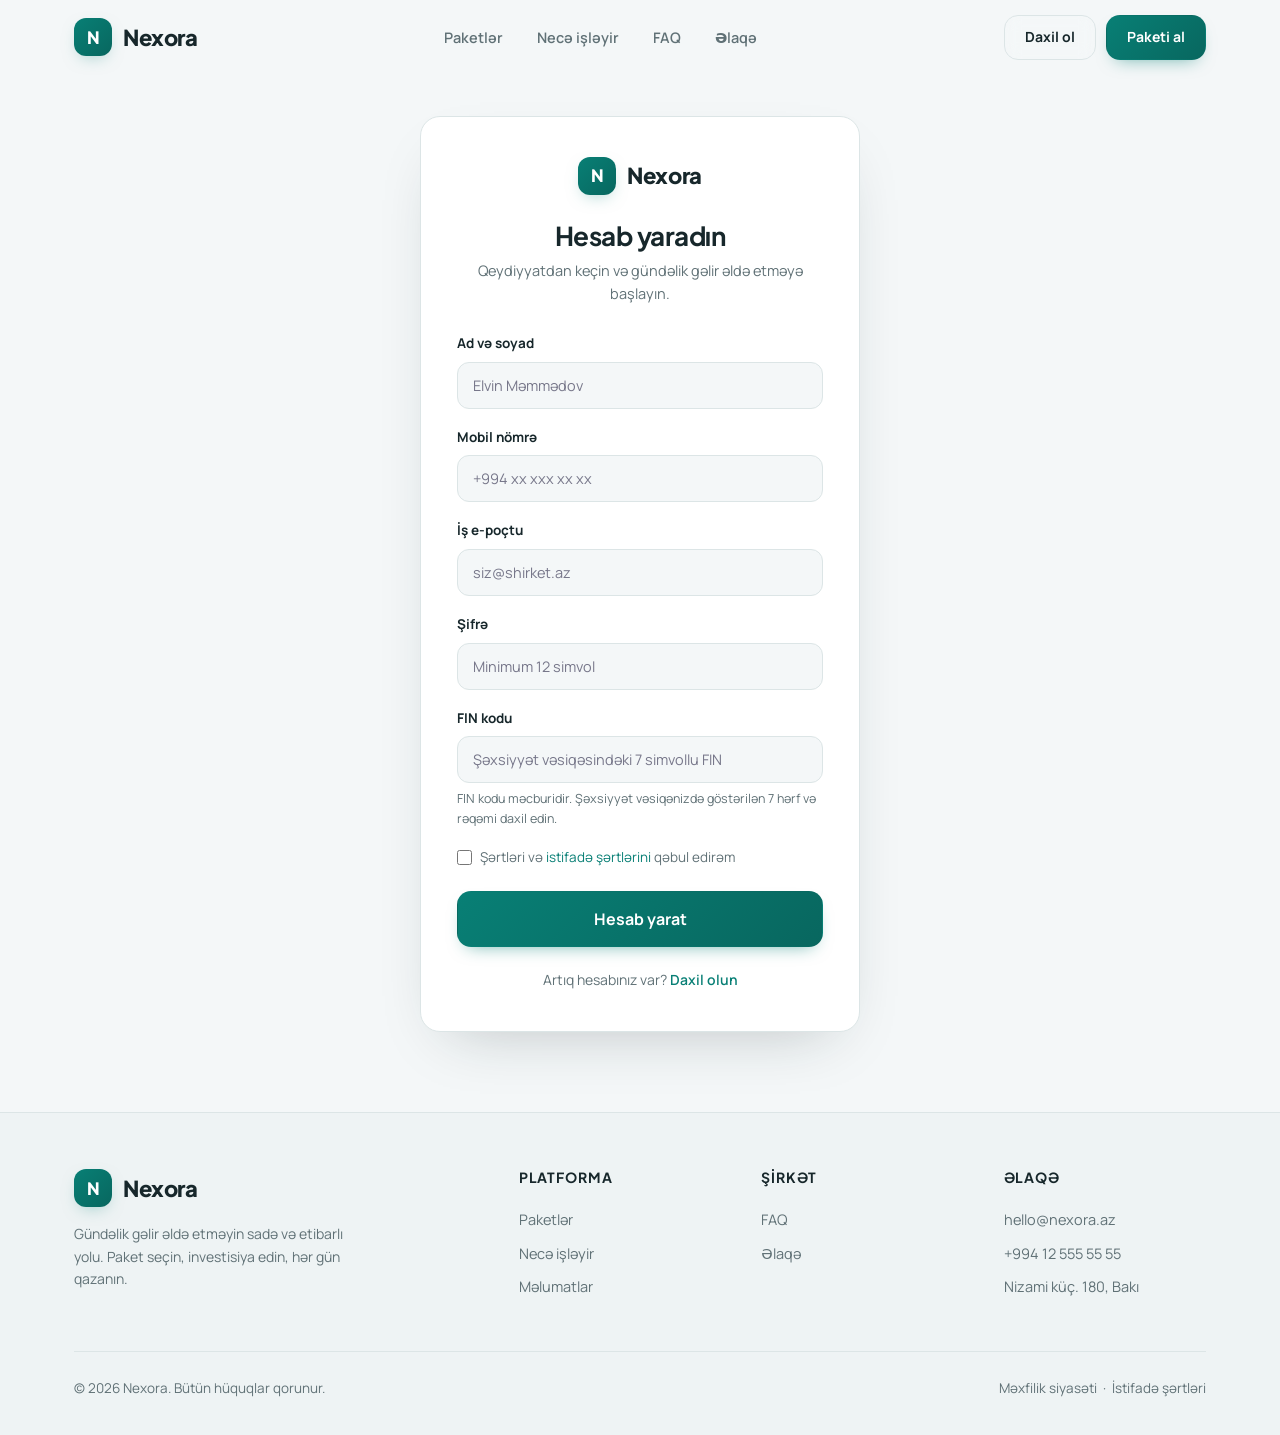
<file: qeydiyyat.html>
<!DOCTYPE html>
<html lang="az">
<head>
<meta charset="UTF-8" />
<meta name="viewport" content="width=device-width, initial-scale=1.0" />
<title>Qeydiyyat — Nexora</title>
<meta name="description" content="Nexora-da hesab yaradın və paket məlumatlarına şəxsi paneldən baxın." />
<link rel="preconnect" href="https://fonts.googleapis.com" />
<link rel="preconnect" href="https://fonts.gstatic.com" crossorigin />
<link href="https://fonts.googleapis.com/css2?family=Manrope:wght@400;500;600;700;800&family=Plus+Jakarta+Sans:wght@500;600;700;800&display=swap" rel="stylesheet" />
<link rel="stylesheet" href="styles.css" />
</head>
<body>

<div class="bg-glow"></div>
<div class="bg-grid"></div>

<!-- ============ HEADER ============ -->
<header id="header">
  <div class="container nav">
    <a href="index.html" class="logo">
      <span class="logo-mark">N</span>
      <span>Nexora</span>
    </a>
    <nav class="nav-links" aria-label="Əsas naviqasiya">
      <a href="index.html#paketler">Paketlər</a>
      <a href="index.html#nece-isleyir">Necə işləyir</a>
      <a href="faq.html">FAQ</a>
      <a href="elaqe.html">Əlaqə</a>
    </nav>
    <div class="nav-cta">
      <a href="login.html" class="btn btn-ghost">Daxil ol</a>
      <a href="index.html#paketler" class="btn btn-primary">Paketi al</a>
      <button class="menu-btn" id="menuBtn" aria-label="Menyunu aç" aria-expanded="false">
        <span></span><span></span><span></span>
      </button>
    </div>
  </div>
</header>

<!-- ============ MOBILE MENU ============ -->
<div class="mobile-menu" id="mobileMenu" hidden>
  <a href="index.html#paketler">Paketlər</a>
  <a href="index.html#nece-isleyir">Necə işləyir</a>
  <a href="faq.html">FAQ</a>
  <a href="elaqe.html">Əlaqə</a>
  <a href="login.html">Daxil ol</a>
  <a href="qeydiyyat.html" style="color: var(--accent);">Hesab yarat</a>
</div>

<!-- ============ AUTH SECTION ============ -->
<section class="auth-section">
  <div class="container">
    <div class="auth-card reveal visible">
      <a href="index.html" class="logo">
        <span class="logo-mark">N</span>
        <span>Nexora</span>
      </a>
      <h2>Hesab yaradın</h2>
      <p class="auth-sub">Qeydiyyatdan keçin və gündəlik gəlir əldə etməyə başlayın.</p>

      <form id="registerForm" novalidate>
        <div class="form-group">
          <label class="form-label" for="fullname">Ad və soyad</label>
          <input class="form-input" type="text" id="fullname" name="fullname" placeholder="Elvin Məmmədov" required />
        </div>
        <div class="form-group">
          <label class="form-label" for="phone">Mobil nömrə</label>
          <input class="form-input" type="tel" id="phone" name="phone" placeholder="+994 xx xxx xx xx" inputmode="tel" autocomplete="tel" required maxlength="19" pattern="^\+994\s\d{2}\s\d{3}\s\d{2}\s\d{2}$" />
        </div>
        <div class="form-group">
          <label class="form-label" for="workemail">İş e-poçtu</label>
          <input class="form-input" type="email" id="workemail" name="workemail" placeholder="siz@shirket.az" required />
        </div>
        <div class="form-group">
          <label class="form-label" for="regpassword">Şifrə</label>
          <input class="form-input" type="password" id="regpassword" name="regpassword" placeholder="Minimum 12 simvol" required minlength="12" maxlength="128" autocomplete="new-password" />
        </div>
        <div class="form-group">
          <label class="form-label" for="finCode">FIN kodu</label>
          <input class="form-input" type="text" id="finCode" name="finCode" placeholder="Şəxsiyyət vəsiqəsindəki 7 simvollu FIN" minlength="7" maxlength="7" pattern="[A-Za-z0-9]{7}" autocomplete="off" autocapitalize="characters" spellcheck="false" aria-describedby="finCodeHint" required />
          <p class="form-hint" id="finCodeHint">FIN kodu məcburidir. Şəxsiyyət vəsiqənizdə göstərilən 7 hərf və rəqəmi daxil edin.</p>
        </div>
        <div class="form-row" style="align-items: flex-start;">
          <label style="align-items: flex-start;">
            <input type="checkbox" name="terms" required style="margin-top: 3px;" />
            <span>Şərtləri və <a href="istifade-sertleri.html" style="color: var(--accent);">istifadə şərtlərini</a> qəbul edirəm</span>
          </label>
        </div>
        <button class="btn btn-primary btn-block btn-lg" type="submit">Hesab yarat</button>
      </form>

      <p class="auth-alt">Artıq hesabınız var? <a href="login.html">Daxil olun</a></p>
    </div>
  </div>
</section>

<!-- ============ FOOTER ============ -->
<footer>
  <div class="container">
    <div class="footer-grid">
      <div class="footer-brand">
        <a href="index.html" class="logo">
          <span class="logo-mark">N</span>
          <span>Nexora</span>
        </a>
        <p>Gündəlik gəlir əldə etməyin sadə və etibarlı yolu. Paket seçin, investisiya edin, hər gün qazanın.</p>
      </div>
      <div class="footer-col">
        <h4>Platforma</h4>
        <a href="index.html#paketler">Paketlər</a>
        <a href="index.html#nece-isleyir">Necə işləyir</a>
        <a href="index.html#reyler">Məlumatlar</a>
      </div>
      <div class="footer-col">
        <h4>Şirkət</h4>
        <a href="faq.html">FAQ</a>
        <a href="elaqe.html">Əlaqə</a>
      </div>
      <div class="footer-col">
        <h4>Əlaqə</h4>
        <a href="elaqe.html">hello@nexora.az</a>
        <a href="elaqe.html">+994 12 555 55 55</a>
        <a href="elaqe.html">Nizami küç. 180, Bakı</a>
      </div>
    </div>
    <div class="footer-bottom">
      <p>© <span id="year">2026</span> Nexora. Bütün hüquqlar qorunur.</p>
      <p><a href="mexfilik.html">Məxfilik siyasəti</a> &nbsp;·&nbsp; <a href="istifade-sertleri.html">İstifadə şərtləri</a></p>
    </div>
  </div>
</footer>

<script src="api-config.js"></script>
<script src="api.js"></script>
<script src="script.js"></script>
<script>
  // Klient tərəfli qeydiyyat validasiyası (backend varsa real hesab yaradır)
  (function () {
    var form = document.getElementById('registerForm');
    if (!form) return;
    function formatPhoneInput(value) {
      var raw = String(value || '').trim();
      var digits = raw.replace(/\D/g, '');
      if (/^\+?994/.test(raw)) digits = digits.slice(3);
      else if (digits.length === 10 && digits.charAt(0) === '0') digits = digits.slice(1);
      digits = digits.slice(0, 9);
      if (!digits) return raw ? '+994 ' : '';
      var parts = [];
      if (digits.length > 0) parts.push(digits.slice(0, 2));
      if (digits.length > 2) parts.push(digits.slice(2, 5));
      if (digits.length > 5) parts.push(digits.slice(5, 7));
      if (digits.length > 7) parts.push(digits.slice(7, 9));
      return '+994 ' + parts.join(' ');
    }

    var phone = document.getElementById('phone');
    var finCode = document.getElementById('finCode');
    if (phone) {
      phone.addEventListener('input', function () {
        phone.value = formatPhoneInput(phone.value);
      });
    }
    if (finCode) {
      finCode.addEventListener('input', function () {
        finCode.value = finCode.value.toUpperCase().replace(/[^A-Z0-9]/g, '').slice(0, 7);
      });
    }

    form.addEventListener('submit', async function (e) {
      e.preventDefault();
      var fullname = document.getElementById('fullname');
      var email = document.getElementById('workemail');
      var password = document.getElementById('regpassword');
      var phone = document.getElementById('phone');
      var finCode = document.getElementById('finCode');
      var terms = form.querySelector('input[name="terms"]');
      var isValid = true;

      [fullname, email, password, phone, finCode].forEach(function (input) { input.style.borderColor = ''; });
      if (terms) terms.closest('label').style.color = '';

      var normalizedPhone = phone ? formatPhoneInput(phone.value) : '';
      if (!fullname.value.trim()) { fullname.style.borderColor = '#ff6b6b'; isValid = false; }
      if (!email.value || !/^[^\s@]+@[^\s@]+\.[^\s@]+$/.test(email.value)) { email.style.borderColor = '#ff6b6b'; isValid = false; }
      if (!password.value || password.value.length < 12 || password.value.length > 128) { password.style.borderColor = '#ff6b6b'; isValid = false; }
      if (!/^\+994\s\d{2}\s\d{3}\s\d{2}\s\d{2}$/.test(normalizedPhone)) { phone.style.borderColor = '#ff6b6b'; isValid = false; }
      if (!/^[A-Za-z0-9]{7}$/.test(finCode.value.trim())) { finCode.style.borderColor = '#ff6b6b'; isValid = false; }
      if (terms && !terms.checked) { terms.closest('label').style.color = '#ff6b6b'; isValid = false; }
      if (!isValid) return;

      var btn = form.querySelector('button[type="submit"]');
      var oldText = btn.textContent;
      btn.disabled = true;
      btn.textContent = 'Hesab yaradılır...';

      try {
        if (!window.NexoraAPI) throw new Error('Server bağlantısı tapılmadı.');
        await window.NexoraAPI.detect();
        if (!window.NexoraAPI.isUp()) throw new Error('Server işə düşməyib. Bir az sonra yenidən yoxlayın.');
        await window.NexoraAPI.register(fullname.value, email.value, password.value, finCode.value, normalizedPhone);
        var pendingPurchase = localStorage.getItem('nexora_pending_purchase');
        window.location.href = pendingPurchase ? 'index.html?resumePurchase=1' : 'dashboard.html';
      } catch (err) {
        btn.disabled = false;
        btn.textContent = oldText;
        var alertEl = document.createElement('div');
        alertEl.className = 'auth-alert error';
        alertEl.textContent = err.message === 'offline' ? 'Server işə düşməyib — demo rejim aktivdir.' : err.message;
        form.insertBefore(alertEl, form.firstChild);
        setTimeout(function () { if (alertEl.parentNode) alertEl.remove(); }, 4000);
      }
    });
  })();
</script>
</body>
</html>
</file>
<file: styles.css>
/* ============================================================
   Nexora — Shared Design System
   Neutral light theme · Teal accent
   Plus Jakarta Sans + Manrope
   ============================================================ */

/* ---------- RESET & TOKENS ---------- */
*, *::before, *::after { margin: 0; padding: 0; box-sizing: border-box; }

:root {
  --bg: #f4f7f8;
  --bg-soft: #eef3f4;
  --card: #ffffff;
  --card-hover: #f8fbfb;
  --border: #dce5e6;
  --text: #17272b;
  --text-dim: #607176;
  --accent: #087f75;
  --accent-strong: #08675f;
  --accent-2: #087f75;
  --accent-ink: #ffffff;
  --amber: #b7791f;
  --grad: linear-gradient(135deg, #087f75 0%, #08675f 100%);
  --radius: 16px;
  --shadow-lg: 0 24px 60px -30px rgba(23,39,43,.28);
  --container: 1180px;
  --header-h: 76px;
}

html { scroll-behavior: smooth; }

body {
  font-family: 'Manrope', system-ui, -apple-system, 'Segoe UI', sans-serif;
  background: var(--bg);
  color: var(--text);
  line-height: 1.6;
  overflow-x: hidden;
  -webkit-font-smoothing: antialiased;
}

::selection { background: var(--accent); color: var(--accent-ink); }

::-webkit-scrollbar { width: 10px; }
::-webkit-scrollbar-track { background: var(--bg); }
::-webkit-scrollbar-thumb { background: var(--border); border-radius: 8px; }
::-webkit-scrollbar-thumb:hover { background: var(--accent); }

h1, h2, h3, h4 { font-family: 'Plus Jakarta Sans', 'Manrope', sans-serif; line-height: 1.15; letter-spacing: -0.02em; }

a { color: inherit; text-decoration: none; }
img { max-width: 100%; display: block; }
ul { list-style: none; }

.container { max-width: var(--container); margin: 0 auto; padding: 0 24px; }

/* ---------- BACKGROUND ---------- */
.bg-glow { display: none; }
.bg-grid { display: none; }

/* ---------- BUTTONS & BADGES ---------- */
.btn {
  display: inline-flex; align-items: center; justify-content: center; gap: 8px;
  font-weight: 700; font-size: 15px; padding: 13px 26px; border-radius: 14px;
  border: 1px solid transparent; cursor: pointer;
  transition: transform .18s ease, box-shadow .18s ease, background .18s ease, border-color .18s ease, filter .18s ease;
  white-space: nowrap; font-family: 'Manrope', sans-serif;
}
.btn-primary {
  background: var(--grad); color: var(--accent-ink);
  box-shadow: 0 8px 18px -10px rgba(8,127,117,.65);
}
.btn-primary:hover { filter: brightness(1.08); transform: translateY(-1px); }
.btn-ghost { background: rgba(255,255,255,.04); color: var(--text); border-color: var(--border); backdrop-filter: blur(8px); }
.btn-ghost:hover { border-color: var(--accent); color: var(--accent-strong); transform: translateY(-2px); }
.btn-lg { padding: 16px 34px; font-size: 16px; }
.btn-block { width: 100%; }

.badge {
  display: inline-flex; align-items: center; gap: 8px;
  font-size: 13px; font-weight: 700; color: var(--accent-strong);
  background: rgba(8,127,117,.08); border: 1px solid rgba(8,127,117,.18);
  padding: 7px 14px; border-radius: 999px; letter-spacing: .02em;
  backdrop-filter: blur(8px);
}
.badge .dot { width: 7px; height: 7px; border-radius: 50%; background: var(--accent-2); box-shadow: 0 0 10px var(--accent-2); animation: pulse 2s infinite; }
@keyframes pulse { 0%,100% { opacity: 1; } 50% { opacity: .4; } }

/* ---------- HEADER ---------- */
header {
  position: fixed; top: 0; left: 0; right: 0; z-index: 100;
  height: var(--header-h);
  display: flex; align-items: center;
  border-bottom: 1px solid transparent;
  transition: background .25s ease, border-color .25s ease, backdrop-filter .25s ease;
}
header.scrolled {
  background: rgba(255,255,255,.92);
  backdrop-filter: blur(18px) saturate(1.4);
  -webkit-backdrop-filter: blur(18px) saturate(1.4);
  border-color: var(--border);
}
.nav { display: flex; align-items: center; justify-content: space-between; width: 100%; }

.logo { display: flex; align-items: center; gap: 11px; font-family: 'Plus Jakarta Sans', sans-serif; font-size: 22px; font-weight: 800; letter-spacing: -.02em; }
.logo-mark {
  width: 38px; height: 38px; border-radius: 12px; flex-shrink: 0;
  background: var(--grad); color: var(--accent-ink);
  display: grid; place-items: center; font-weight: 800; font-size: 17px;
  box-shadow: 0 6px 18px -8px rgba(8,127,117,.5);
}

.nav-links { display: flex; align-items: center; gap: 6px; }
.nav-links a {
  font-size: 14.5px; font-weight: 600; color: var(--text-dim);
  padding: 9px 14px; border-radius: 10px; transition: color .15s ease, background .15s ease;
}
.nav-links a:hover, .nav-links a.active { color: var(--accent-strong); background: rgba(8,127,117,.08); }

.nav-cta { display: flex; align-items: center; gap: 10px; }
.nav-cta .btn { padding: 10px 20px; font-size: 14px; }

.menu-btn {
  display: none; background: none; border: 1px solid var(--border); border-radius: 10px;
  width: 42px; height: 42px; cursor: pointer; position: relative; z-index: 110;
}
.menu-btn span { display: block; width: 18px; height: 2px; background: var(--text); margin: 3px auto; border-radius: 2px; transition: transform .25s ease, opacity .25s ease; }
.menu-btn.open span:nth-child(1) { transform: translateY(5px) rotate(45deg); }
.menu-btn.open span:nth-child(2) { opacity: 0; }
.menu-btn.open span:nth-child(3) { transform: translateY(-5px) rotate(-45deg); }

.mobile-menu {
  position: fixed; inset: 0; z-index: 90;
  background: rgba(255,255,255,.98); backdrop-filter: blur(14px); -webkit-backdrop-filter: blur(14px);
  display: flex; flex-direction: column; align-items: center; justify-content: center; gap: 10px;
  opacity: 0; visibility: hidden; transition: opacity .3s ease, visibility .3s ease;
}
.mobile-menu[hidden] { display: none !important; }
.mobile-menu.open { opacity: 1; visibility: visible; }
.mobile-menu a {
  font-family: 'Plus Jakarta Sans', sans-serif; font-size: 26px; font-weight: 700;
  padding: 12px 20px; color: var(--text); transition: color .15s ease;
}
.mobile-menu a:hover { color: var(--accent); }

/* ---------- HERO (home) ---------- */
.hero { padding: calc(var(--header-h) + 76px) 0 86px; position: relative; }
.hero-layout { display: grid; grid-template-columns: minmax(0, 1.15fr) minmax(340px, .85fr); gap: clamp(36px, 7vw, 88px); align-items: center; }
.hero-copy { max-width: 660px; }
.hero-inner { text-align: center; max-width: 860px; margin: 0 auto; }
.hero h1 { font-size: clamp(40px, 5.2vw, 64px); font-weight: 800; margin: 24px 0 20px; }
.hero-copy h1 { max-width: 650px; }
.hero h1 .highlight {
  background: var(--grad);
  -webkit-background-clip: text; background-clip: text;
  -webkit-text-fill-color: transparent; color: transparent;
}
.hero p.lead { font-size: clamp(16px, 2vw, 19px); color: var(--text-dim); max-width: 620px; margin: 0 auto 36px; }
.hero-copy p.lead { max-width: 560px; margin: 0 0 28px; }
.hero-actions { display: flex; justify-content: center; gap: 14px; flex-wrap: wrap; margin-bottom: 58px; }
.hero-copy .hero-actions { justify-content: flex-start; margin-bottom: 18px; }
.hero-caption { max-width: 520px; color: var(--text-dim); font-size: 13px; }
.hero-summary {
  padding: 30px;
  border: 1px solid var(--border);
  border-radius: 22px;
  background: var(--card);
  box-shadow: var(--shadow-lg);
}
.hero-summary-head { display: flex; align-items: flex-start; justify-content: space-between; gap: 16px; margin-bottom: 22px; }
.hero-summary-kicker { color: var(--accent); font-size: 11px; font-weight: 800; letter-spacing: .12em; }
.hero-summary h2 { font-size: 22px; margin-top: 7px; }
.hero-summary-mark { display: grid; place-items: center; width: 44px; height: 44px; border-radius: 14px; background: rgba(8,127,117,.09); color: var(--accent-strong); font-size: 12px; font-weight: 800; }
.hero-summary-list { border-top: 1px solid var(--border); }
.hero-summary-row { display: flex; justify-content: space-between; align-items: center; gap: 14px; padding: 15px 0; border-bottom: 1px solid var(--border); font-size: 13px; }
.hero-summary-row span { color: var(--text-dim); }
.hero-summary-row strong { text-align: right; font-size: 13px; }
.hero-summary-link { display: flex; justify-content: space-between; align-items: center; margin-top: 19px; color: var(--accent-strong); font-weight: 800; font-size: 14px; }
.hero-summary-link:hover, .info-link:hover { color: var(--accent); }

/* ---------- PAGE HERO (inner pages) ---------- */
.page-hero { padding: calc(var(--header-h) + 70px) 0 56px; text-align: center; }
.page-hero h1 { font-size: clamp(34px, 5vw, 54px); font-weight: 700; margin: 18px 0 14px; }
.page-hero p { color: var(--text-dim); font-size: 17px; max-width: 620px; margin: 0 auto; }
.breadcrumb { display: flex; justify-content: center; gap: 8px; align-items: center; font-size: 13.5px; color: var(--text-dim); }
.breadcrumb a { color: var(--text-dim); transition: color .15s ease; }
.breadcrumb a:hover { color: var(--accent); }
.breadcrumb .sep { color: var(--border); }

/* ---------- SECTIONS COMMON ---------- */
section { padding: 72px 0; }
.section-head { max-width: 660px; margin: 0 auto 60px; text-align: center; }
.section-head .badge { margin-bottom: 18px; }
.section-head h2 { font-size: clamp(30px, 4vw, 44px); margin-bottom: 16px; font-weight: 800; }
.section-head p { color: var(--text-dim); font-size: 16.5px; }

/* ---------- FEATURES ---------- */
.features-grid { display: grid; grid-template-columns: repeat(3, 1fr); gap: 20px; }
.feature-card {
  background: var(--card); border: 1px solid var(--border); border-radius: var(--radius);
  padding: 30px 26px; transition: transform .2s ease, border-color .2s ease, background .2s ease, box-shadow .2s ease;
  position: relative; overflow: hidden;
  backdrop-filter: blur(12px); -webkit-backdrop-filter: blur(12px);
}
.feature-card::before {
  content: ''; position: absolute; top: 0; left: 0; right: 0; height: 2px;
  background: var(--grad); transform: scaleX(0); transform-origin: left; transition: transform .3s ease;
}
.feature-card:hover { transform: translateY(-2px); border-color: rgba(8,127,117,.3); background: var(--card-hover); }
.feature-card:hover::before { transform: scaleX(1); }
.feature-icon {
  width: 48px; height: 48px; border-radius: 13px; display: grid; place-items: center;
  background: rgba(8,127,117,.08);
  border: 1px solid rgba(8,127,117,.18); margin-bottom: 20px;
}
.feature-icon svg { width: 24px; height: 24px; stroke: var(--accent-2); }
.feature-card h3 { font-size: 19px; margin-bottom: 10px; }
.feature-card p { font-size: 14.5px; color: var(--text-dim); }

/* ---------- STEPS ---------- */
.steps { display: grid; grid-template-columns: repeat(3, 1fr); gap: 20px; counter-reset: step; }
.step-card { background: var(--card); border: 1px solid var(--border); border-radius: var(--radius); padding: 34px 28px; position: relative; }
.step-card::before {
  counter-increment: step; content: "0" counter(step);
  font-family: 'Plus Jakarta Sans', sans-serif; font-size: 44px; font-weight: 800;
  color: transparent; -webkit-text-stroke: 1.5px rgba(8,127,117,.5);
  position: absolute; top: 20px; right: 24px; line-height: 1;
}
.step-card h3 { font-size: 20px; margin: 46px 0 10px; }
.step-card p { font-size: 14.5px; color: var(--text-dim); }

/* ---------- PRICING ---------- */
.pricing-grid { display: grid; grid-template-columns: repeat(4, 1fr); gap: 16px; align-items: stretch; }
.pricing-grid > .price-card:last-child { grid-column: 2 / span 2; }
.price-card {
  background: var(--card); border: 1px solid var(--border); border-radius: 20px;
  padding: 34px 30px; display: flex; flex-direction: column; position: relative;
  transition: transform .2s ease, border-color .2s ease, box-shadow .2s ease;
  backdrop-filter: blur(12px); -webkit-backdrop-filter: blur(12px);
}
.price-card:hover { transform: translateY(-2px); border-color: rgba(8,127,117,.3); }
.price-card .plan-name { font-size: 15px; font-weight: 700; color: var(--text-dim); text-transform: uppercase; letter-spacing: .08em; }
.price-card .price { font-family: 'Plus Jakarta Sans', sans-serif; font-size: 46px; font-weight: 800; margin: 16px 0 4px; }
.price-card .price span { font-size: 15px; font-weight: 600; color: var(--text-dim); font-family: 'Manrope', sans-serif; }
.daily-income {
  display: inline-flex; align-items: center; gap: 6px;
  font-family: 'Plus Jakarta Sans', sans-serif; font-size: 15px; font-weight: 800; color: var(--accent-ink);
  background: var(--grad); border-radius: 999px; padding: 7px 16px; margin-bottom: 16px;
}
.price-card ul { margin-bottom: 26px; display: grid; gap: 12px; }
.price-card ul li { font-size: 14.5px; display: flex; gap: 10px; align-items: flex-start; }
.price-card ul li svg { width: 18px; height: 18px; flex-shrink: 0; margin-top: 2px; stroke: var(--accent-2); }
.price-card .btn { margin-top: auto; width: 100%; }

.info-grid { display: grid; grid-template-columns: repeat(3, 1fr); gap: 18px; }
.info-card { min-height: 260px; display: flex; flex-direction: column; align-items: flex-start; padding: 28px; border: 1px solid var(--border); border-radius: var(--radius); background: var(--card); }
.info-number { display: grid; place-items: center; width: 38px; height: 38px; margin-bottom: 24px; border-radius: 12px; background: rgba(8,127,117,.08); color: var(--accent-strong); font-size: 12px; font-weight: 800; }
.info-card h3 { margin-bottom: 10px; font-size: 18px; }
.info-card p { color: var(--text-dim); font-size: 14px; }
.info-link { margin-top: auto; padding-top: 18px; color: var(--accent-strong); font-size: 14px; font-weight: 800; }

/* ---------- CTA BOX ---------- */
.cta-box {
  background: var(--card); border: 1px solid var(--border); border-radius: 26px;
  padding: 64px 40px; text-align: center; position: relative; overflow: hidden;
}
.cta-box {
  background: var(--card); border: 1px solid var(--border); border-radius: 26px;
  padding: 56px 40px; text-align: center; position: relative; overflow: hidden;
  backdrop-filter: blur(12px); -webkit-backdrop-filter: blur(12px);
}
.cta-box h2 { font-size: clamp(28px, 4vw, 42px); margin-bottom: 16px; position: relative; font-weight: 800; }
.cta-box p { color: var(--text-dim); font-size: 16px; max-width: 480px; margin: 0 auto 32px; position: relative; }
.cta-actions { display: flex; justify-content: center; gap: 14px; flex-wrap: wrap; position: relative; }

/* ---------- FOOTER ---------- */
footer { border-top: 1px solid var(--border); padding: 56px 0 36px; background: var(--bg-soft); }
.footer-grid { display: grid; grid-template-columns: 2fr 1fr 1fr 1fr; gap: 40px; margin-bottom: 48px; }
.footer-brand p { color: var(--text-dim); font-size: 14px; max-width: 280px; margin-top: 16px; }
.footer-col h4 { font-size: 14px; text-transform: uppercase; letter-spacing: .06em; margin-bottom: 18px; color: var(--text); }
.footer-col a { display: block; color: var(--text-dim); font-size: 14.5px; padding: 5px 0; transition: color .15s ease; }
.footer-col a:hover { color: var(--accent); }
.footer-bottom {
  border-top: 1px solid var(--border); padding-top: 26px;
  display: flex; justify-content: space-between; align-items: center; gap: 14px; flex-wrap: wrap;
}
.footer-bottom p, .footer-bottom a { color: var(--text-dim); font-size: 13.5px; }
.footer-bottom a:hover { color: var(--accent); }

/* ---------- AUTH / FORMS ---------- */
.auth-section { min-height: calc(100vh - var(--header-h)); display: flex; align-items: center; padding: calc(var(--header-h) + 40px) 0 80px; }
.auth-card {
  max-width: 440px; margin: 0 auto; width: 100%;
  background: var(--card); border: 1px solid var(--border); border-radius: 20px;
  padding: 40px 36px; position: relative;
  backdrop-filter: blur(16px); -webkit-backdrop-filter: blur(16px);
  box-shadow: var(--shadow-lg);
}
.auth-card .logo { justify-content: center; margin-bottom: 26px; }
.auth-card h2 { font-size: 26px; text-align: center; margin-bottom: 8px; }
.auth-card .auth-sub { text-align: center; color: var(--text-dim); font-size: 14.5px; margin-bottom: 28px; }

.form-group { margin-bottom: 18px; position: relative; }
.form-label { display: block; font-size: 13.5px; font-weight: 700; color: var(--text); margin-bottom: 7px; }
.form-input {
  width: 100%; background: var(--bg); color: var(--text);
  border: 1px solid var(--border); border-radius: 12px;
  padding: 13px 15px; font-size: 14.5px; font-family: 'Manrope', sans-serif;
  transition: border-color .15s ease, box-shadow .15s ease;
}
.form-input::placeholder { color: #77778a; }
.form-input:focus { outline: none; border-color: var(--accent); box-shadow: 0 0 0 3px rgba(8,127,117,.14); }
textarea.form-input { resize: vertical; min-height: 120px; }

.password-input-wrapper { position: relative; display: flex; align-items: center; }
.password-input-wrapper .form-input { padding-right: 44px; }
.toggle-password-btn {
  position: absolute; right: 12px; background: none; border: none;
  color: var(--text-dim); cursor: pointer; display: flex; align-items: center;
  padding: 6px; border-radius: 6px; transition: color 0.15s ease;
}
.toggle-password-btn:hover { color: var(--text); }

.password-strength-container { margin-top: 8px; display: none; }
.password-strength-meter { height: 4px; border-radius: 2px; background: var(--border); overflow: hidden; position: relative; }
.password-strength-fill { height: 100%; width: 0%; transition: width 0.3s ease, background-color 0.3s ease; }
.password-strength-fill.weak { width: 33%; background-color: #ff5252; }
.password-strength-fill.medium { width: 66%; background-color: var(--amber); }
.password-strength-fill.strong { width: 100%; background-color: var(--accent); }
.password-strength-text { font-size: 11.5px; color: var(--text-dim); margin-top: 4px; display: flex; justify-content: space-between; }

.auth-alert {
  padding: 12px 16px; border-radius: 12px; font-size: 13.5px; font-weight: 500; margin-bottom: 20px;
  display: flex; align-items: center; gap: 10px; animation: payShake 0.4s ease;
}
.auth-alert.error { background: rgba(255, 82, 82, 0.12); border: 1px solid rgba(255, 82, 82, 0.3); color: #ff6b6b; }
.auth-alert.success { background: rgba(8,127,117,.08); border: 1px solid rgba(8,127,117,.2); color: var(--accent-strong); }

.form-hint { font-size: 12.5px; color: var(--text-dim); margin-top: 6px; }
.form-row { display: flex; justify-content: space-between; align-items: center; margin-bottom: 22px; gap: 10px; font-size: 13.5px; }
.form-row label { display: flex; align-items: center; gap: 8px; color: var(--text-dim); cursor: pointer; }
.form-row input[type="checkbox"] { accent-color: var(--accent); width: 15px; height: 15px; cursor: pointer; }
.form-row a { color: var(--accent); }
.form-row a:hover { text-decoration: underline; }

.divider { display: flex; align-items: center; gap: 14px; color: var(--text-dim); font-size: 13px; margin: 24px 0; }
.divider::before, .divider::after { content: ''; flex: 1; height: 1px; background: var(--border); }

.social-btns { display: grid; grid-template-columns: 1fr 1fr; gap: 12px; }
.social-btn {
  display: inline-flex; align-items: center; justify-content: center; gap: 9px;
  background: var(--bg); border: 1px solid var(--border); border-radius: 12px;
  padding: 12px; color: var(--text); font-size: 14px; font-weight: 700; cursor: pointer;
  transition: border-color .15s ease, background .15s ease;
}
.social-btn:hover { border-color: var(--accent); background: var(--card-hover); }
.social-btn svg { width: 17px; height: 17px; }
.auth-alt { text-align: center; font-size: 14px; color: var(--text-dim); margin-top: 22px; }
.auth-alt a { color: var(--accent); font-weight: 600; }
.auth-alt a:hover { text-decoration: underline; }

/* ---------- CONTACT ---------- */
.contact-grid { display: grid; grid-template-columns: 1.2fr 1fr; gap: 40px; align-items: start; }
.contact-form-card { background: var(--card); border: 1px solid var(--border); border-radius: 20px; padding: 36px; }
.contact-form-card h3 { font-size: 22px; margin-bottom: 8px; }
.contact-form-card > p { color: var(--text-dim); font-size: 14.5px; margin-bottom: 26px; }
.contact-info { display: grid; gap: 18px; }
.contact-item {
  display: flex; gap: 16px; align-items: flex-start;
  background: var(--card); border: 1px solid var(--border); border-radius: var(--radius); padding: 22px;
  backdrop-filter: blur(12px); -webkit-backdrop-filter: blur(12px);
}
.contact-item .feature-icon { margin-bottom: 0; flex-shrink: 0; }
.contact-item h4 { font-size: 15.5px; margin-bottom: 4px; }
.contact-item p { font-size: 14px; color: var(--text-dim); }
.contact-item a:hover { color: var(--accent); }

/* ---------- ABOUT ---------- */
.about-mission { display: grid; grid-template-columns: 1.1fr 1fr; gap: 48px; align-items: center; }
.about-mission h2 { font-size: clamp(28px, 3.5vw, 40px); margin: 16px 0; }
.about-mission p { color: var(--text-dim); font-size: 15.5px; margin-bottom: 14px; }
.about-visual {
  position: relative; background: var(--card); border: 1px solid var(--border);
  border-radius: 24px; padding: 40px; display: grid; gap: 16px;
  backdrop-filter: blur(12px); -webkit-backdrop-filter: blur(12px);
}
.about-visual::before {
  content: ''; position: absolute; inset: -1px; border-radius: 24px; z-index: -1;
  background: radial-gradient(300px 200px at 20% 0%, rgba(8,127,117,.12), transparent 70%);
}
.metric-row { display: flex; align-items: center; gap: 14px; background: var(--bg-soft); border: 1px solid var(--border); border-radius: 14px; padding: 18px; }
.metric-row .num { font-family: 'Plus Jakarta Sans', sans-serif; font-size: 28px; font-weight: 800; background: var(--grad); -webkit-background-clip: text; background-clip: text; -webkit-text-fill-color: transparent; min-width: 84px; }
.metric-row .label { font-size: 13.5px; color: var(--text-dim); }

.values-grid { display: grid; grid-template-columns: repeat(3, 1fr); gap: 20px; }
.value-card { background: var(--card); border: 1px solid var(--border); border-radius: var(--radius); padding: 28px 24px; transition: transform .2s ease, border-color .2s ease; }
.value-card:hover { transform: translateY(-4px); border-color: rgba(8,127,117,.35); }
.value-card h3 { font-size: 18px; margin-bottom: 8px; }
.value-card p { font-size: 14px; color: var(--text-dim); }

.team-grid { display: grid; grid-template-columns: repeat(4, 1fr); gap: 20px; }
.team-card { background: var(--card); border: 1px solid var(--border); border-radius: var(--radius); padding: 28px 22px; text-align: center; transition: transform .2s ease, border-color .2s ease; }
.team-card:hover { transform: translateY(-4px); border-color: rgba(8,127,117,.35); }
.team-avatar {
  width: 76px; height: 76px; border-radius: 50%; margin: 0 auto 16px;
  display: grid; place-items: center; font-family: 'Plus Jakarta Sans', sans-serif;
  font-size: 26px; font-weight: 800; color: var(--accent-ink);
}
.team-card h3 { font-size: 17px; }
.team-card .role { font-size: 13.5px; color: var(--text-dim); margin-top: 4px; }

.timeline { max-width: 640px; margin: 0 auto; position: relative; padding-left: 34px; }
.timeline::before { content: ''; position: absolute; left: 9px; top: 6px; bottom: 6px; width: 2px; background: var(--border); }
.timeline-item { position: relative; padding-bottom: 40px; }
.timeline-item::before {
  content: ''; position: absolute; left: -31px; top: 6px; width: 14px; height: 14px;
  border-radius: 50%; background: var(--grad); box-shadow: 0 0 0 4px rgba(8,127,117,.15);
}
.timeline-item .year { font-family: 'Plus Jakarta Sans', sans-serif; font-size: 15px; font-weight: 800; color: var(--accent); }
.timeline-item h3 { font-size: 19px; margin: 6px 0 6px; }
.timeline-item p { font-size: 14.5px; color: var(--text-dim); }

/* ---------- CAREERS ---------- */
.jobs-list { max-width: 760px; margin: 0 auto; display: grid; gap: 16px; }
.job-card {
  display: flex; align-items: center; justify-content: space-between; gap: 20px; flex-wrap: wrap;
  background: var(--card); border: 1px solid var(--border); border-radius: var(--radius);
  padding: 24px 26px; transition: transform .2s ease, border-color .2s ease;
  backdrop-filter: blur(12px); -webkit-backdrop-filter: blur(12px);
}
.job-card:hover { transform: translateY(-3px); border-color: rgba(8,127,117,.35); }
.job-card h3 { font-size: 18px; margin-bottom: 6px; }
.job-meta { display: flex; gap: 12px; flex-wrap: wrap; font-size: 13px; color: var(--text-dim); }
.job-tag {
  display: inline-flex; align-items: center; font-size: 12px; font-weight: 700;
  background: rgba(8,127,117,.08); border: 1px solid rgba(8,127,117,.18);
  color: var(--accent-2); padding: 4px 10px; border-radius: 999px;
}
.job-card .btn { padding: 10px 20px; font-size: 14px; }

.perks-grid { display: grid; grid-template-columns: repeat(3, 1fr); gap: 20px; }
.perk-card { background: var(--card); border: 1px solid var(--border); border-radius: var(--radius); padding: 26px 24px; }
.perk-card h3 { font-size: 17px; margin-bottom: 8px; }
.perk-card p { font-size: 14px; color: var(--text-dim); }

/* ---------- BLOG ---------- */
.blog-toolbar { display: flex; justify-content: space-between; align-items: center; gap: 16px; flex-wrap: wrap; max-width: 820px; margin: 0 auto 46px; }
.blog-toolbar .form-input { max-width: 320px; }
.blog-tags { display: flex; gap: 8px; flex-wrap: wrap; }
.blog-tag {
  font-size: 13px; font-weight: 700; color: var(--text-dim);
  border: 1px solid var(--border); padding: 7px 14px; border-radius: 999px; cursor: pointer;
  transition: color .15s ease, border-color .15s ease, background .15s ease;
}
.blog-tag:hover, .blog-tag.active { color: var(--accent); border-color: rgba(8,127,117,.35); background: rgba(8,127,117,.08); }

.blog-grid { display: grid; grid-template-columns: repeat(3, 1fr); gap: 20px; }
.blog-card {
  background: var(--card); border: 1px solid var(--border); border-radius: var(--radius);
  padding: 24px; display: flex; flex-direction: column; transition: transform .2s ease, border-color .2s ease;
  backdrop-filter: blur(12px); -webkit-backdrop-filter: blur(12px);
}
.blog-card:hover { transform: translateY(-5px); border-color: rgba(8,127,117,.35); }
.blog-thumb {
  height: 150px; border-radius: 12px; margin-bottom: 20px;
  display: grid; place-items: center;
  font-family: 'Plus Jakarta Sans', sans-serif; font-size: 40px; font-weight: 800; color: var(--accent-ink);
}
.blog-meta { display: flex; gap: 10px; font-size: 12.5px; color: var(--text-dim); margin-bottom: 12px; }
.blog-meta .category { color: var(--accent-2); font-weight: 700; }
.blog-card h3 { font-size: 18px; margin-bottom: 10px; line-height: 1.3; }
.blog-card p.excerpt { font-size: 14px; color: var(--text-dim); flex: 1; margin-bottom: 18px; }
.blog-card .read-more { font-size: 14px; font-weight: 600; color: var(--accent); display: inline-flex; align-items: center; gap: 6px; }
.blog-card .read-more:hover { gap: 10px; text-decoration: underline; }

.pagination { display: flex; justify-content: center; gap: 8px; margin-top: 44px; }
.page-btn {
  width: 42px; height: 42px; display: grid; place-items: center; border-radius: 12px;
  border: 1px solid var(--border); background: var(--card); color: var(--text-dim);
  font-size: 14px; font-weight: 700; cursor: pointer; transition: all .15s ease;
}
.page-btn:hover { border-color: var(--accent); color: var(--text); }
.page-btn.active { background: var(--grad); color: var(--accent-ink); border-color: transparent; }

/* ---------- FAQ ---------- */
.faq-list { max-width: 720px; margin: 0 auto; display: grid; gap: 14px; }
.faq-item {
  background: var(--card); border: 1px solid var(--border); border-radius: var(--radius);
  overflow: hidden; transition: border-color .2s ease;
  backdrop-filter: blur(12px); -webkit-backdrop-filter: blur(12px);
}
.faq-item.open { border-color: rgba(8,127,117,.35); }
.faq-question {
  width: 100%; display: flex; align-items: center; justify-content: space-between; gap: 16px;
  background: none; border: none; cursor: pointer; text-align: left;
  padding: 20px 24px; font-family: 'Plus Jakarta Sans', sans-serif;
  font-size: 16.5px; font-weight: 700; color: var(--text);
}
.faq-question .faq-icon {
  width: 28px; height: 28px; border-radius: 50%; flex-shrink: 0;
  border: 1px solid var(--border); display: grid; place-items: center;
  font-size: 18px; color: var(--accent-2); transition: transform .25s ease, background .25s ease;
}
.faq-item.open .faq-icon { transform: rotate(45deg); background: rgba(8,127,117,.08); }
.faq-answer {
  max-height: 0; overflow: hidden; transition: max-height .3s ease;
}
.faq-answer-inner { padding: 0 24px 22px; font-size: 14.5px; color: var(--text-dim); }

/* ---------- DASHBOARD ---------- */
.dash-section { padding: calc(var(--header-h) + 50px) 0 80px; }
.dash-head { display: flex; align-items: center; justify-content: space-between; gap: 16px; flex-wrap: wrap; margin-bottom: 30px; }
.dash-head h1 { font-size: clamp(26px, 3vw, 36px); }
.dash-head .user-chip {
  display: inline-flex; align-items: center; gap: 10px; background: var(--card);
  border: 1px solid var(--border); border-radius: 999px; padding: 8px 18px 8px 8px; font-size: 14px; font-weight: 700;
  backdrop-filter: blur(12px); -webkit-backdrop-filter: blur(12px);
}
.dash-avatar {
  width: 34px; height: 34px; border-radius: 50%; background: var(--grad); color: var(--accent-ink);
  display: grid; place-items: center; font-weight: 800;
}
.balance-grid { display: grid; grid-template-columns: repeat(4, 1fr); gap: 16px; margin-bottom: 26px; }
.balance-card {
  background: var(--card); border: 1px solid var(--border); border-radius: var(--radius); padding: 24px 22px;
  backdrop-filter: blur(12px); -webkit-backdrop-filter: blur(12px);
}
.balance-card .label { font-size: 13px; color: var(--text-dim); margin-bottom: 8px; }
.balance-card .value { font-family: 'Plus Jakarta Sans', sans-serif; font-size: 28px; font-weight: 800; }
.balance-card .value.accent { background: var(--grad); -webkit-background-clip: text; background-clip: text; -webkit-text-fill-color: transparent; }
.balance-card .sub { font-size: 12.5px; color: var(--text-dim); margin-top: 6px; }
.dash-cards { display: grid; grid-template-columns: 1.4fr 1fr; gap: 20px; }
.dash-panel { background: var(--card); border: 1px solid var(--border); border-radius: 20px; padding: 28px; }
.dash-panel h3 { font-size: 19px; margin-bottom: 18px; }
.active-plan {
  display: flex; align-items: center; justify-content: space-between; gap: 16px; flex-wrap: wrap;
  background: var(--bg-soft); border: 1px solid var(--border); border-radius: 14px; padding: 18px 20px; margin-bottom: 12px;
}
.active-plan .plan-name { font-family: 'Plus Jakarta Sans', sans-serif; font-size: 17px; font-weight: 800; }
.active-plan .plan-meta { font-size: 13.5px; color: var(--text-dim); margin-top: 3px; }
.active-plan .tag {
  font-size: 12px; font-weight: 800; padding: 5px 14px; border-radius: 999px;
  background: rgba(8,127,117,.08); border: 1px solid rgba(8,127,117,.18); color: var(--accent-2);
}
.earn-rate {
  display: flex; align-items: center; justify-content: space-between; gap: 12px;
  background: var(--bg-soft); border: 1px solid var(--border); border-radius: 14px; padding: 18px 20px; margin-bottom: 20px;
}
.earn-rate .big { font-family: 'Plus Jakarta Sans', sans-serif; font-size: 22px; font-weight: 800; background: var(--grad); -webkit-background-clip: text; background-clip: text; -webkit-text-fill-color: transparent; }
.history-row {
  display: flex; align-items: center; justify-content: space-between; gap: 12px;
  padding: 13px 0; border-bottom: 1px solid var(--border); font-size: 14px;
}
.history-row:last-child { border-bottom: none; }
.history-row .date { color: var(--text-dim); font-size: 13px; }
.history-row .amount { font-weight: 800; background: var(--grad); -webkit-background-clip: text; background-clip: text; -webkit-text-fill-color: transparent; }

.grad-text { background: var(--grad); -webkit-background-clip: text; background-clip: text; -webkit-text-fill-color: transparent; }

/* ---------- LEGAL ---------- */
.legal { max-width: 720px; margin: 0 auto; }
.legal p, .legal li { color: var(--text-dim); font-size: 15px; margin-bottom: 16px; }
.legal h2 { font-size: 22px; margin: 36px 0 12px; }
.legal h2:first-of-type { margin-top: 0; }
.legal ul { list-style: disc; padding-left: 22px; }
.legal strong { color: var(--text); }
.legal .updated { font-size: 13px; color: var(--text-dim); display: block; margin-bottom: 32px; }

/* ---------- REVEAL ANIMATION ---------- */
.reveal { opacity: 0; transform: translateY(26px); transition: opacity .7s cubic-bezier(.22,.61,.36,1), transform .7s cubic-bezier(.22,.61,.36,1); }
.reveal.visible { opacity: 1; transform: none; }
.reveal-delay-1 { transition-delay: .1s; }
.reveal-delay-2 { transition-delay: .2s; }
.reveal-delay-3 { transition-delay: .3s; }

@media (prefers-reduced-motion: reduce) {
  * { animation: none !important; transition: none !important; }
  .reveal { opacity: 1; transform: none; }
}

/* ---------- RESPONSIVE ---------- */
@media (max-width: 960px) {
  .hero-layout { grid-template-columns: minmax(0, 1fr) minmax(300px, .9fr); gap: 34px; }
  .features-grid, .steps, .pricing-grid, .info-grid, .values-grid, .perks-grid { grid-template-columns: repeat(2, 1fr); }
  .pricing-grid > .price-card:last-child { grid-column: auto; }
  .team-grid { grid-template-columns: repeat(2, 1fr); }
  .blog-grid { grid-template-columns: repeat(2, 1fr); }
  .footer-grid { grid-template-columns: 1fr 1fr; }
  .about-mission { grid-template-columns: 1fr; gap: 32px; }
  .contact-grid { grid-template-columns: 1fr; }
}
@media (max-width: 760px) {
  .nav-links, .nav-cta .btn-ghost { display: none; }
  .menu-btn { display: block; }
  .features-grid, .steps, .pricing-grid, .info-grid, .values-grid, .perks-grid, .blog-grid, .team-grid { grid-template-columns: 1fr; }
  section { padding: 72px 0; }
  .hero { padding-top: calc(var(--header-h) + 56px); }
  .hero-layout { grid-template-columns: 1fr; gap: 34px; }
  .hero-copy { text-align: center; margin: 0 auto; }
  .hero-copy .hero-actions { justify-content: center; }
  .hero-copy .lead, .hero-caption { margin-left: auto; margin-right: auto; }
  .hero-summary { width: 100%; max-width: 560px; margin: 0 auto; }
  .cta-box { padding: 48px 24px; }
  .auth-card { padding: 32px 24px; }
  .contact-form-card { padding: 28px 22px; }
}
@media (max-width: 480px) {
  .hero-summary { padding: 23px 20px; }
  .hero-summary-row { align-items: flex-start; font-size: 12px; }
  .hero-summary-row strong { max-width: 48%; font-size: 12px; }
  .info-card { min-height: 0; }
  .footer-grid { grid-template-columns: 1fr; gap: 28px; }
  .footer-bottom { justify-content: center; text-align: center; }
  .social-btns { grid-template-columns: 1fr; }
}

/* ============================================================
   PRO PAYMENT & CHECKOUT MODAL SYSTEM
   ============================================================ */
.pay-modal-backdrop {
  position: fixed; inset: 0; z-index: 999;
  background: rgba(23,39,43,.48);
  backdrop-filter: blur(16px);
  -webkit-backdrop-filter: blur(16px);
  display: flex; align-items: center; justify-content: center;
  padding: 20px;
  opacity: 0; visibility: hidden;
  transition: opacity .3s ease, visibility .3s ease;
}
.pay-modal-backdrop.active { opacity: 1; visibility: visible; }

.pay-modal-container {
  width: 100%; max-width: 860px; max-height: 90vh;
  background: var(--card); border: 1px solid var(--border);
  border-radius: 24px; box-shadow: 0 32px 80px -24px rgba(23,39,43,.42);
  display: flex; flex-direction: column; overflow: hidden;
  transform: scale(0.95) translateY(10px);
  transition: transform .3s cubic-bezier(0.16, 1, 0.3, 1);
}
.pay-modal-backdrop.active .pay-modal-container { transform: scale(1) translateY(0); }

.pay-modal-header {
  padding: 20px 28px; border-bottom: 1px solid var(--border);
  display: flex; align-items: center; justify-content: space-between; background: var(--bg-soft);
}
.pay-modal-header h3 { font-size: 20px; display: flex; align-items: center; gap: 10px; }
.pay-modal-header .pay-badge {
  font-size: 12px; font-weight: 700; color: var(--accent-strong); background: rgba(8,127,117,.08);
  padding: 4px 10px; border-radius: 999px; border: 1px solid rgba(8,127,117,.18); display: inline-flex; align-items: center; gap: 5px;
}
.pay-close-btn {
  background: none; border: 1px solid var(--border); color: var(--text-dim);
  width: 36px; height: 36px; border-radius: 50%; font-size: 20px; cursor: pointer;
  display: grid; place-items: center; transition: all .2s ease;
}
.pay-close-btn:hover { color: var(--text); border-color: var(--accent); background: rgba(8,127,117,.08); }

.pay-modal-body {
  display: grid; grid-template-columns: 1.1fr 1fr;
  overflow-y: auto; max-height: calc(90vh - 80px);
}

/* Modal Left: Forms & Payment Methods */
.pay-main-content { padding: 28px; display: flex; flex-direction: column; gap: 22px; }
.transfer-instructions h4 { margin: 0 0 8px; font-size: 18px; color: var(--text); }
.transfer-instructions p { margin: 0 0 16px; color: var(--text-dim); font-size: 13.5px; line-height: 1.6; }
.transfer-card-holder { margin-top: 10px; color: var(--text-dim); font-size: 13px; }
#paymentReceipt { padding: 10px; }
#submitPayBtn:disabled { opacity: .5; cursor: not-allowed; }

/* Professional payment method cards */
.pay-methods { display: flex; flex-direction: column; gap: 10px; }
.pay-method {
  display: flex; align-items: center; gap: 14px;
  width: 100%; padding: 14px 16px; text-align: left;
  background: var(--bg); border: 1px solid var(--border); border-radius: 14px;
  cursor: pointer; transition: border-color .2s ease, background .2s ease, box-shadow .2s ease;
  font-family: 'Manrope', sans-serif;
}
.pay-method:hover { border-color: var(--text-dim); background: var(--card); }
.pay-method.active {
  border-color: var(--accent); background: rgba(8,127,117,.06);
  box-shadow: 0 0 0 1px rgba(8,127,117,.18), 0 8px 24px -12px rgba(8,127,117,.2);
}
.pm-radio {
  width: 18px; height: 18px; border-radius: 50%; flex-shrink: 0;
  border: 2px solid var(--border); position: relative; transition: border-color .2s ease;
}
.pay-method.active .pm-radio { border-color: var(--accent); }
.pay-method.active .pm-radio::after {
  content: ''; position: absolute; inset: 3px; border-radius: 50%; background: var(--accent);
}
.pm-icon {
  width: 40px; height: 40px; border-radius: 10px; flex-shrink: 0;
  display: grid; place-items: center;
  background: var(--card); border: 1px solid var(--border);
}
.pm-icon svg { width: 20px; height: 20px; stroke: var(--accent-2); }
.pm-text { display: flex; flex-direction: column; gap: 1px; flex: 1; }
.pm-name { font-size: 14.5px; font-weight: 600; color: var(--text); }
.pm-sub { font-size: 12px; color: var(--text-dim); }
.pm-brand {
  font-size: 10.5px; font-weight: 700; letter-spacing: .06em; text-transform: uppercase;
  color: var(--text-dim); background: var(--card); border: 1px solid var(--border);
  padding: 4px 10px; border-radius: 999px; white-space: nowrap; flex-shrink: 0;
}
.pay-method.active .pm-brand { color: var(--accent-strong); border-color: rgba(8,127,117,.25); background: rgba(8,127,117,.06); }

/* Trust strip under methods */
.pay-trust-strip {
  display: flex; align-items: center; justify-content: center; gap: 18px; flex-wrap: wrap;
  padding: 12px 14px; border: 1px dashed var(--border); border-radius: 12px;
}
.pay-trust-strip span {
  display: inline-flex; align-items: center; gap: 6px;
  font-size: 11.5px; font-weight: 600; color: var(--text-dim);
}
.pay-trust-strip svg { width: 14px; height: 14px; stroke: var(--accent-2); flex-shrink: 0; }

/* ---------- WALLET / WITHDRAW ---------- */
.wallet-panel {
  background: var(--card);
  border: 1px solid rgba(8,127,117,.22); border-radius: 20px; padding: 26px;
  display: flex; flex-direction: column; gap: 18px;
}
.wallet-balance-row { display: flex; align-items: center; justify-content: space-between; gap: 14px; flex-wrap: wrap; }
.wallet-balance-label { font-size: 13px; font-weight: 600; color: var(--text-dim); text-transform: uppercase; letter-spacing: .06em; }
.wallet-balance-amount { font-family: 'Plus Jakarta Sans', sans-serif; font-size: 34px; font-weight: 800; background: var(--grad); -webkit-background-clip: text; background-clip: text; -webkit-text-fill-color: transparent; line-height: 1.1; margin-top: 4px; }
.wallet-balance-sub { font-size: 12.5px; color: var(--text-dim); margin-top: 4px; }
.withdraw-grid { display: grid; grid-template-columns: 1fr 1fr; gap: 14px; }
.withdraw-field label { display: block; font-size: 12.5px; font-weight: 600; color: var(--text); margin-bottom: 6px; }
.withdraw-actions { display: flex; gap: 10px; flex-wrap: wrap; }
.withdraw-msg { font-size: 13px; font-weight: 500; display: none; padding: 10px 14px; border-radius: 10px; }
.withdraw-msg.ok { display: block; background: rgba(8,127,117,.08); border: 1px solid rgba(8,127,117,.2); color: var(--accent-2); }
.withdraw-msg.err { display: block; background: rgba(255,82,82,.1); border: 1px solid rgba(255,82,82,.3); color: #ff6b6b; }
.withdraw-hint { font-size: 12px; color: var(--text-dim); }
#telegramPanel [hidden] { display: none !important; }
.telegram-code-box { display: flex; align-items: center; gap: 12px; flex-wrap: wrap; }
.telegram-code-box code { padding: 10px 14px; border: 1px solid var(--border); border-radius: 8px; color: var(--accent-2); font-size: 18px; font-weight: 700; }
.telegram-code-box .withdraw-hint { flex-basis: 100%; }
@media (max-width: 640px) {
  .withdraw-grid { grid-template-columns: 1fr; }
  .wallet-balance-amount { font-size: 28px; }
}

/* Virtual Card Visual */
.virtual-card-wrapper { perspective: 1000px; width: 100%; margin-bottom: 12px; }
.virtual-card {
  width: 100%; height: 190px; border-radius: 18px; padding: 22px;
  background: #17333a; border: 1px solid #31545a;
  box-shadow: 0 16px 32px -8px rgba(0, 0, 0, 0.6), inset 0 1px 1px rgba(255, 255, 255, 0.2);
  position: relative; overflow: hidden; transform-style: preserve-3d; transition: transform 0.6s cubic-bezier(0.4, 0, 0.2, 1);
}
.virtual-card.flipped { transform: rotateY(180deg); }

.card-front, .card-back {
  position: absolute; inset: 0; padding: 22px; display: flex; flex-direction: column;
  justify-content: space-between; backface-visibility: hidden; -webkit-backface-visibility: hidden;
}
.card-back { transform: rotateY(180deg); background: #102a30; padding-left: 0; padding-right: 0; }
.card-stripe { background: #000; height: 42px; width: 100%; margin: -6px 0 14px; }
.card-cvv-box { background: #fff; color: #000; padding: 8px 12px; text-align: right; font-family: monospace; font-weight: 700; border-radius: 6px; font-size: 15px; margin-top: 10px; }

.card-top { display: flex; justify-content: space-between; align-items: center; }
.card-chip { width: 38px; height: 28px; background: var(--accent); border-radius: 6px; position: relative; }
.card-chip::after { content: ''; position: absolute; inset: 4px; border: 1px solid rgba(0,0,0,0.3); border-radius: 3px; }
.card-brand-logo { font-family: 'Plus Jakarta Sans', sans-serif; font-weight: 800; font-size: 18px; color: #a8ddd5; letter-spacing: 1px; }

.card-number-display { font-family: 'Plus Jakarta Sans', monospace; font-size: 20px; font-weight: 700; letter-spacing: 2.5px; color: #fff; margin: 12px 0 6px; }
.card-bottom { display: flex; justify-content: space-between; align-items: flex-end; }
.card-label { font-size: 10px; text-transform: uppercase; color: var(--text-dim); letter-spacing: 1px; }
.card-val { font-size: 14px; font-weight: 700; color: #fff; font-family: 'Plus Jakarta Sans', sans-serif; }

/* Inputs in Modal & Validation */
.pay-form-grid { display: grid; grid-template-columns: 1fr 1fr; gap: 14px; }
.pay-form-grid.full { grid-template-columns: 1fr; }

.form-input.is-invalid { border-color: #ff5252 !important; background: rgba(255, 82, 82, 0.06) !important; box-shadow: 0 0 0 3px rgba(255, 82, 82, 0.15) !important; }
.form-input-error { color: #ff6b6b; font-size: 12px; margin-top: 4px; display: none; font-weight: 500; }
.form-input-error.visible { display: block; }

.pay-error-banner {
  background: rgba(255, 82, 82, 0.12); border: 1px solid rgba(255, 82, 82, 0.3);
  color: #ff7272; padding: 10px 14px; border-radius: 12px; font-size: 13px; font-weight: 500;
  display: flex; align-items: center; gap: 8px; margin-bottom: 12px; animation: payShake 0.4s ease;
}
@keyframes payShake {
  0%, 100% { transform: translateX(0); }
  20%, 60% { transform: translateX(-6px); }
  40%, 80% { transform: translateX(6px); }
}

/* Plan Selector Chips in Order Summary */
.plan-picker-title { font-size: 11px; font-weight: 800; text-transform: uppercase; color: var(--text-dim); letter-spacing: 0.05em; margin-bottom: 8px; }
.plan-picker-grid { display: grid; grid-template-columns: repeat(2, 1fr); gap: 8px; margin-bottom: 14px; }
.plan-chip-btn {
  background: var(--bg); border: 1px solid var(--border); border-radius: 12px;
  padding: 10px 12px; cursor: pointer; text-align: left; transition: all 0.2s ease;
  display: flex; flex-direction: column; gap: 2px;
}
.plan-chip-btn:hover { border-color: rgba(8,127,117,.3); background: rgba(8,127,117,.04); }
.plan-chip-btn.active { background: rgba(8,127,117,.08); border-color: var(--accent); box-shadow: 0 0 16px rgba(8,127,117,.12); }
.plan-chip-btn .chip-name { font-size: 13px; font-weight: 800; color: var(--text); }
.plan-chip-btn .chip-price { font-size: 12px; font-weight: 700; color: var(--accent); }

/* Express Checkout Badge */
.express-pay-box {
  display: flex; gap: 10px; padding-bottom: 14px; border-bottom: 1px solid var(--border); margin-bottom: 14px;
}
.express-pay-btn {
  flex: 1; height: 42px; border-radius: 11px; border: 1px solid var(--border);
  background: #000; color: #fff; font-weight: 700; font-size: 13.5px;
  display: flex; align-items: center; justify-content: center; gap: 8px; cursor: pointer;
  transition: all 0.2s ease;
}
.express-pay-btn:hover { border-color: #fff; transform: translateY(-1px); }
.express-pay-btn.gpay { background: #1f1f1f; }

/* Modal Right: Order Summary */
.pay-sidebar {
  background: var(--bg-soft); border-left: 1px solid var(--border);
  padding: 28px; display: flex; flex-direction: column; justify-content: space-between; gap: 20px;
}
.order-summary-box { display: flex; flex-direction: column; gap: 16px; }
.order-summary-box h4 { font-size: 16px; color: var(--text-dim); text-transform: uppercase; letter-spacing: .05em; }

.plan-summary-card {
  background: var(--card); border: 1px solid rgba(8,127,117,.2);
  border-radius: 16px; padding: 18px; display: flex; align-items: center; justify-content: space-between;
  box-shadow: 0 8px 24px -12px rgba(8,127,117,.2);
}
.plan-summary-card .name { font-family: 'Plus Jakarta Sans', sans-serif; font-size: 18px; font-weight: 800; color: var(--text); }
.plan-summary-card .sub { font-size: 13px; color: var(--accent-2); margin-top: 2px; }
.plan-summary-card .price-tag { font-family: 'Plus Jakarta Sans', sans-serif; font-size: 24px; font-weight: 800; background: var(--grad); -webkit-background-clip: text; background-clip: text; -webkit-text-fill-color: transparent; }

.summary-details { display: flex; flex-direction: column; gap: 10px; font-size: 14px; }
.summary-row { display: flex; justify-content: space-between; color: var(--text-dim); }
.summary-row.bold { color: var(--text); font-weight: 700; }
.summary-row.total {
  font-size: 18px; font-weight: 800; color: var(--text); border-top: 1px solid var(--border);
  padding-top: 12px; margin-top: 6px;
}
.summary-row.total .amount { color: var(--accent-strong); font-family: 'Plus Jakarta Sans', sans-serif; font-size: 22px; }

/* Promo Input */
.promo-box { display: flex; gap: 8px; margin-top: 4px; }
.promo-input { flex: 1; padding: 10px 14px; font-size: 13.5px; }
.promo-btn { padding: 10px 16px; font-size: 13px; }

.pay-guarantees { display: flex; flex-direction: column; gap: 8px; font-size: 12.5px; color: var(--text-dim); }
.guarantee-item { display: flex; align-items: center; gap: 8px; }
.guarantee-item svg { width: 16px; height: 16px; stroke: var(--accent-2); flex-shrink: 0; }

/* Processing & Success Overlays */
.pay-status-overlay {
  position: absolute; inset: 0; background: var(--card);
  display: flex; flex-direction: column; align-items: center; justify-content: center;
  text-align: center; padding: 40px; z-index: 10;
  opacity: 0; visibility: hidden; transition: all .3s ease;
}
.pay-status-overlay.active { opacity: 1; visibility: visible; }

.pay-spinner {
  width: 56px; height: 56px; border: 4px solid var(--border);
  border-top-color: var(--accent); border-radius: 50%;
  animation: paySpin 0.9s linear infinite; margin-bottom: 20px;
}
@keyframes paySpin { to { transform: rotate(360deg); } }

.pay-success-icon {
  width: 72px; height: 72px; border-radius: 50%; background: rgba(8,127,117,.08);
  border: 2px solid var(--accent); color: var(--accent-strong); display: grid; place-items: center;
  font-size: 32px; margin-bottom: 20px; box-shadow: 0 0 30px rgba(8,127,117,.2);
  animation: popSuccess 0.5s cubic-bezier(0.175, 0.885, 0.32, 1.275);
}
@keyframes popSuccess { 0% { transform: scale(0); } 100% { transform: scale(1); } }

/* QR Code & Crypto Box */
.qr-container {
  background: var(--card); border: 1px solid var(--border); border-radius: 16px;
  padding: 20px; text-align: center; display: flex; flex-direction: column; align-items: center; gap: 12px;
}
.qr-code-img { width: 140px; height: 140px; background: #fff; padding: 10px; border-radius: 12px; }

.crypto-copy-box {
  width: 100%; background: var(--bg); border: 1px solid var(--border); border-radius: 12px;
  padding: 10px 14px; display: flex; align-items: center; justify-content: space-between; gap: 10px;
  font-family: monospace; font-size: 13px; color: var(--accent-2);
}
.crypto-copy-btn {
  background: rgba(8,127,117,.08); border: 1px solid rgba(8,127,117,.2); color: var(--accent-2);
  padding: 6px 12px; border-radius: 8px; font-size: 12px; font-weight: 700; cursor: pointer;
  transition: all .2s ease;
}
.crypto-copy-btn:hover { background: var(--grad); color: var(--accent-ink); border-color: transparent; }

@media (max-width: 768px) {
  .pay-modal-body { grid-template-columns: 1fr; }
  .pay-sidebar { border-left: none; border-top: 1px solid var(--border); }
  .virtual-card { height: 170px; padding: 16px; }
  .card-number-display { font-size: 17px; }
}

@media print {
  body * { visibility: hidden; }
  #payModalBackdrop, #payModalBackdrop * { visibility: visible; }
  #payModalBackdrop { position: absolute; left: 0; top: 0; width: 100%; background: #fff; color: #000; }
  .pay-modal-container { border: 1px solid #ccc; box-shadow: none; max-width: 100%; color: #000; background: #fff; }
  .pay-close-btn, .pay-modal-header .pay-badge, .express-pay-box, .pay-methods, #tabContentCard, #tabContentM10, #tabContentCrypto, .pay-sidebar, #printReceiptBtn { display: none !important; }
  #payStatusOverlay { position: relative; background: #fff; color: #000; }
  #payStatusSuccess { color: #000 !important; }
  #payStatusSuccess h3 { color: #000 !important; }
  #payStatusSuccess p { color: #555 !important; }
}
</file>
